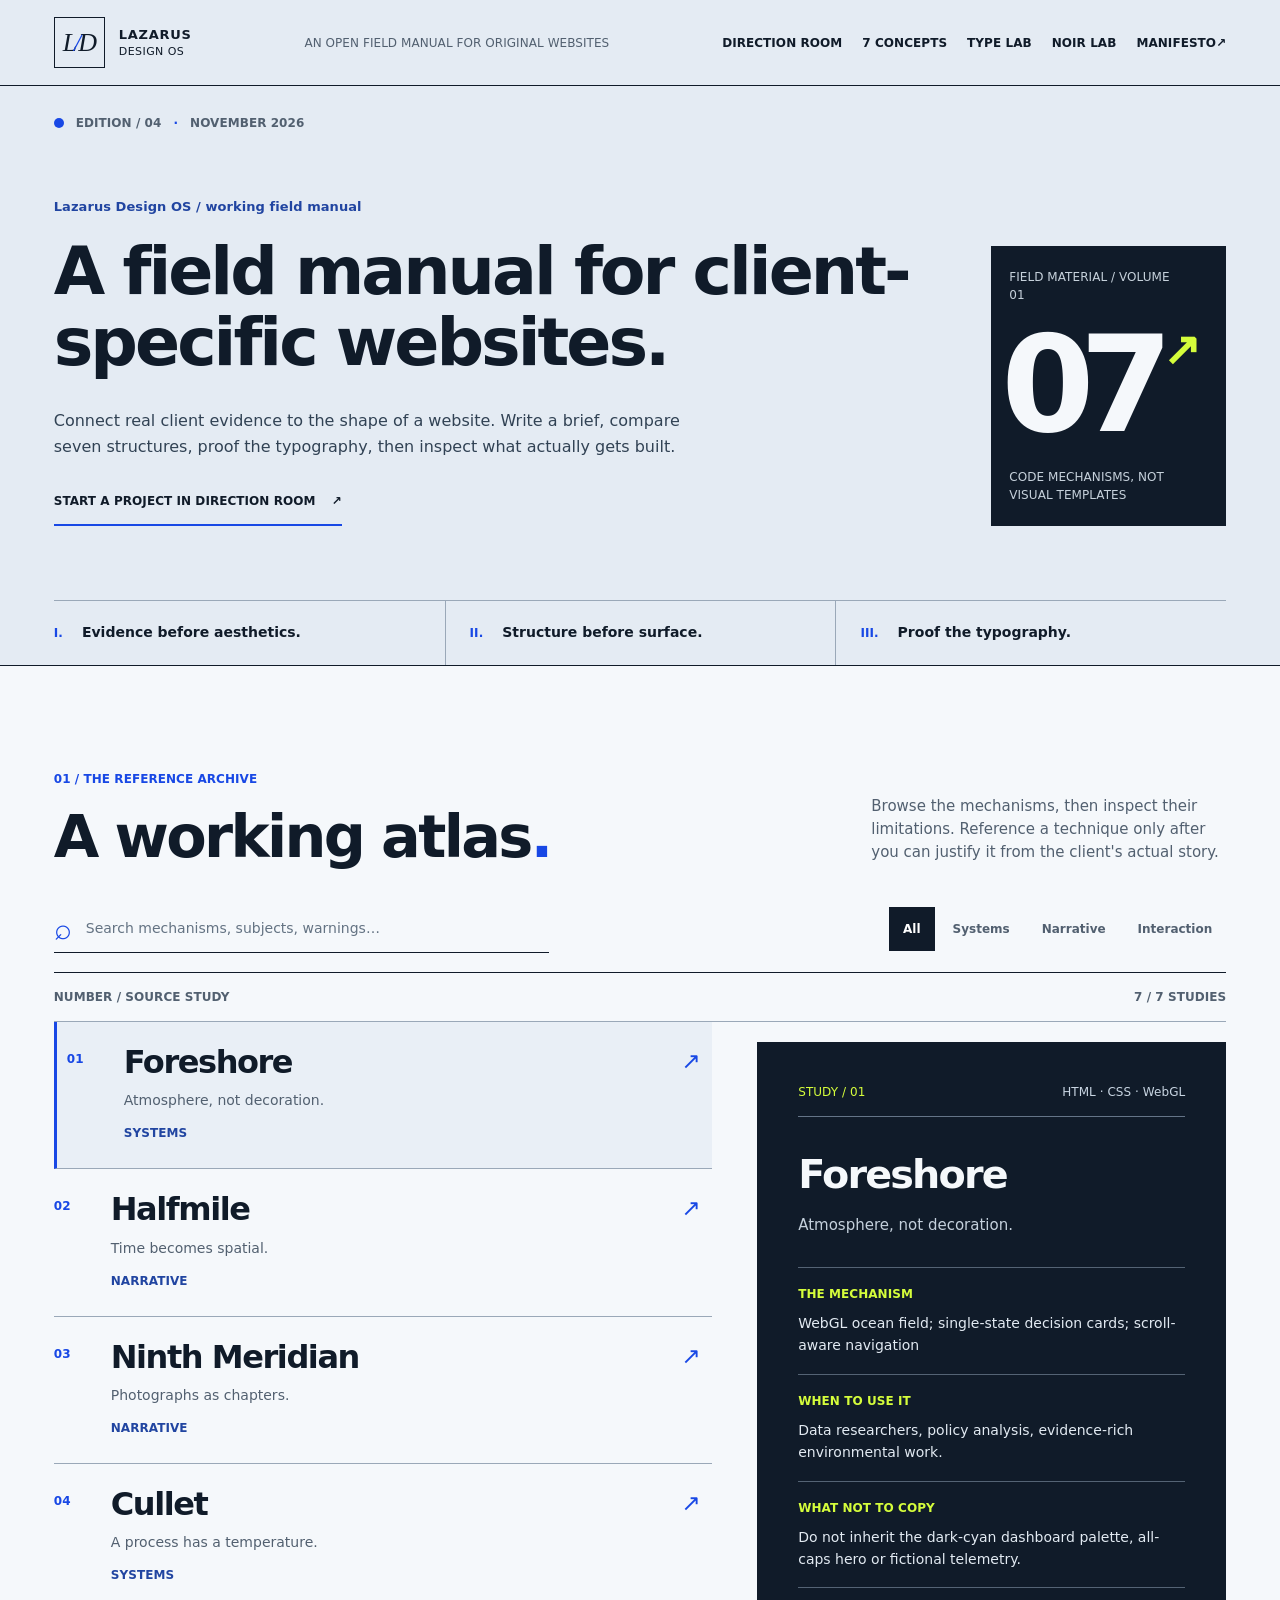
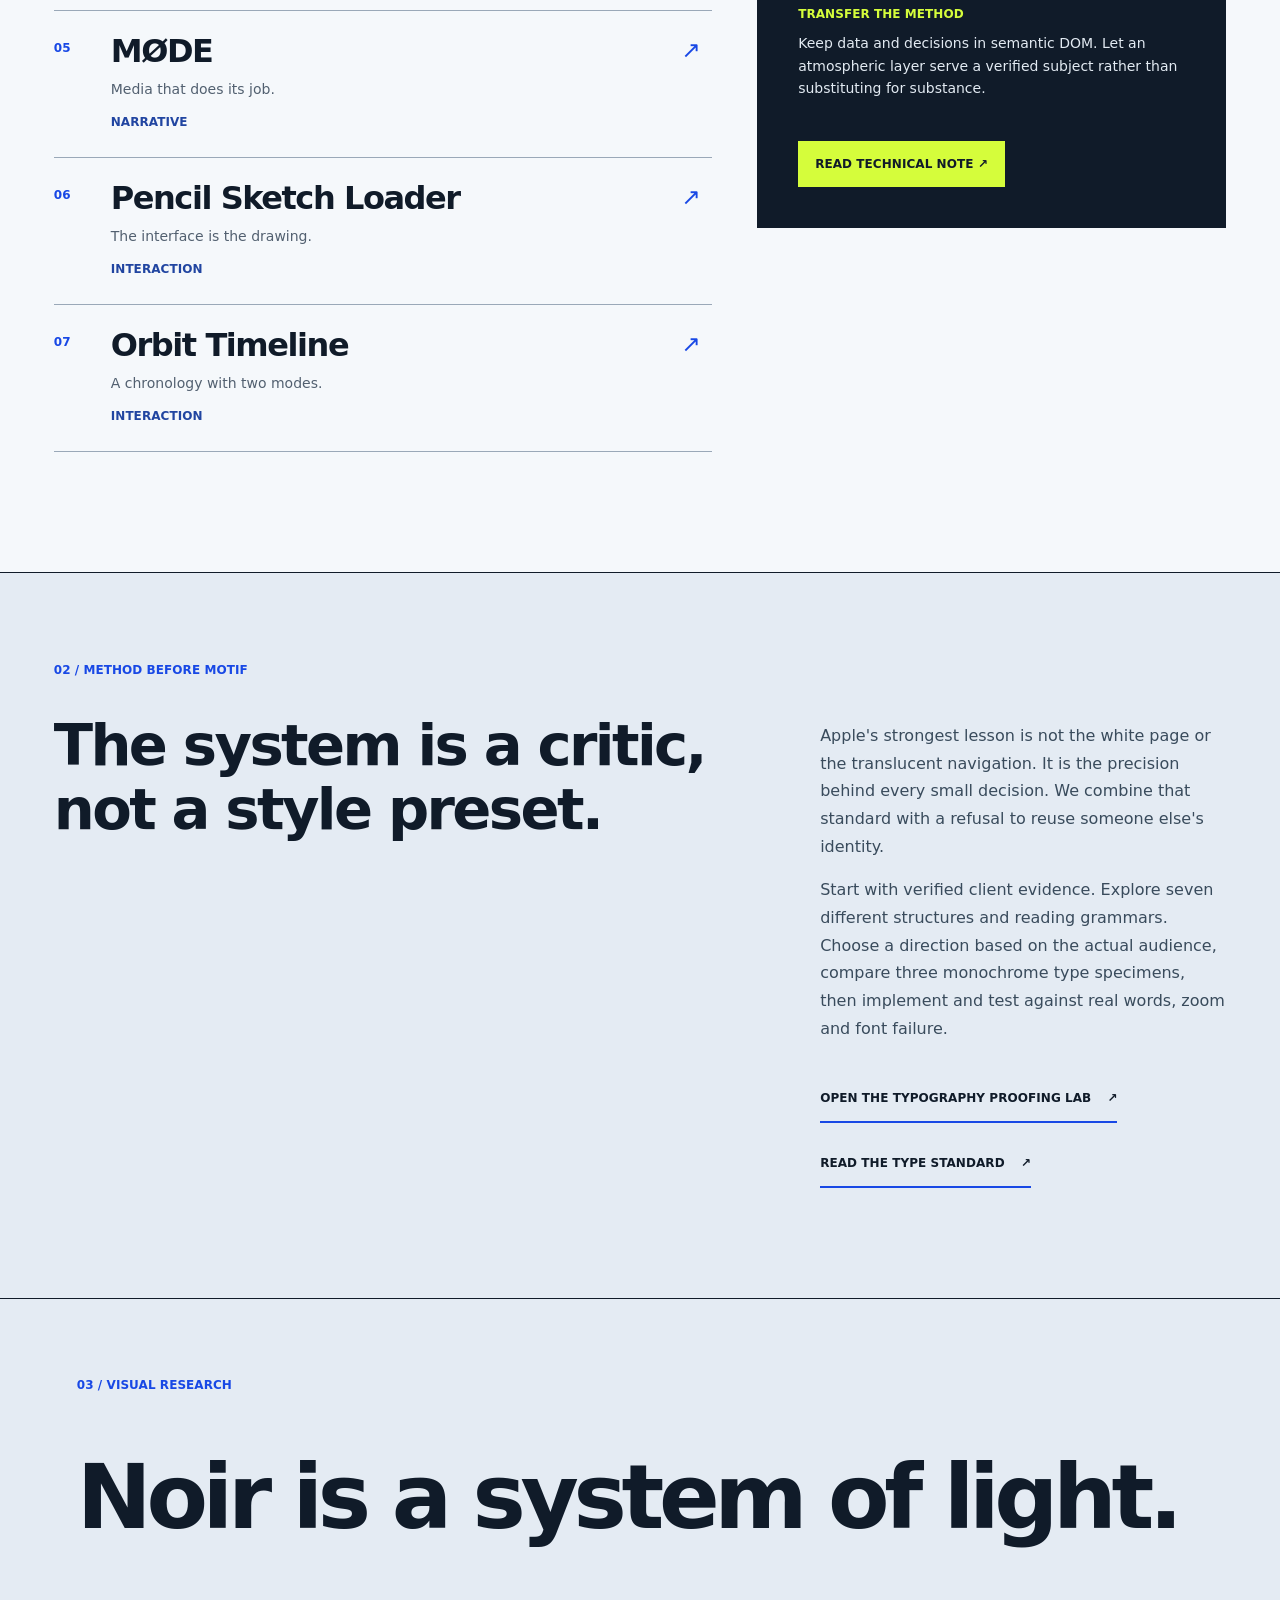
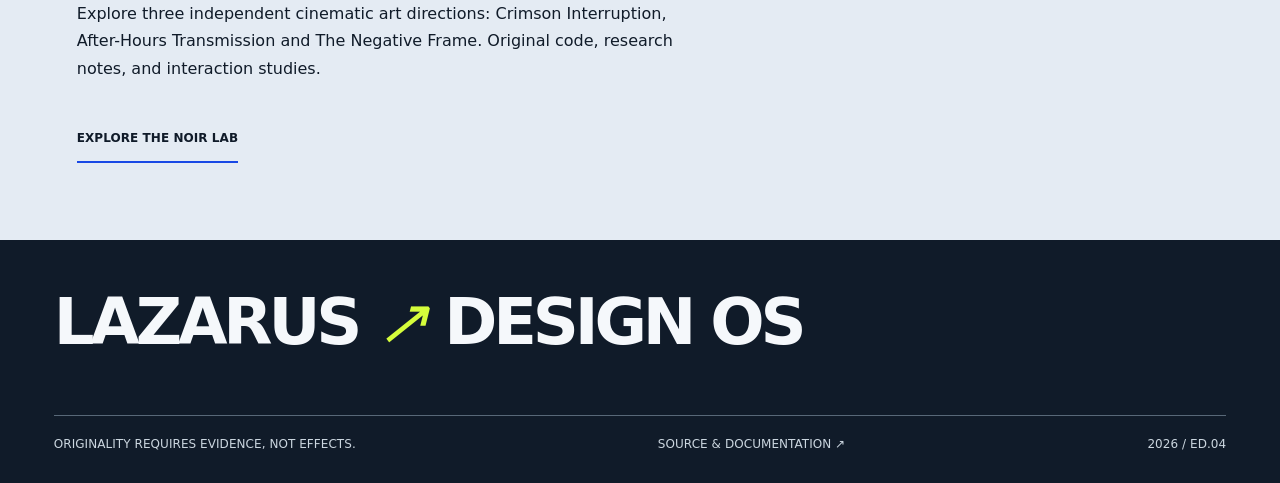
<file: index.html>
<!doctype html>
<html lang="en">
<head>
  <meta charset="utf-8">
  <meta name="viewport" content="width=device-width,initial-scale=1">
  <meta name="theme-color" content="#e4ebf3">
  <meta name="description" content="Lazarus Design OS. A source-grounded catalogue of seven engineering mechanisms, design research, and anti-AI-generic standards.">
  <title>Lazarus Design OS — The Atlas of Decisions</title>
  <link rel="stylesheet" href="styles.css">
  <script defer src="data/atlas-data.js"></script>
  <script defer src="app.js"></script>
</head>
<body>
  <a class="skip" href="#library">Skip to the seven studies</a>
  <header class="mast-nav" id="top">
    <a class="brand" href="#top" aria-label="Lazarus Design OS home">
      <span class="monogram" aria-hidden="true">L<span class="slash">/</span>D</span>
      <span class="brand-text">LAZARUS<br><span>DESIGN OS</span></span>
    </a>
    <div class="nav-middle">AN OPEN FIELD MANUAL FOR ORIGINAL WEBSITES</div>
    <nav aria-label="Main">
      <a href="./direction-room/">DIRECTION ROOM</a>
      <a href="./concepts/">7 CONCEPTS</a>
      <a href="./type-lab/">TYPE LAB</a>
      <a href="./noir/">NOIR LAB</a>
      <a href="https://github.com/AzrielChoerulHakim/lazarus-design-os/blob/main/DESIGN.md">MANIFESTO <span aria-hidden="true">↗</span></a>
    </nav>
  </header>
  <main>
    <section class="statement" aria-labelledby="page-title">
      <div class="statement-marker"><span class="signal" aria-hidden="true"></span> EDITION / 04 <span>·</span> NOVEMBER 2026</div>
      <div class="statement-grid">
        <div>
          <p class="chapter-tag">Lazarus Design OS / working field manual</p>
          <h1 id="page-title">A field manual for client-specific websites.</h1>
          <p class="statement-copy">Connect real client evidence to the shape of a website. Write a brief, compare seven structures, proof the typography, then inspect what actually gets built.</p>
          <a class="text-link" href="./direction-room/">START A PROJECT IN DIRECTION ROOM <span aria-hidden="true">↗</span></a>
        </div>
        <aside class="index-plate" aria-label="Study count">
          <div class="plate-top">FIELD MATERIAL / VOLUME 01</div>
          <div class="index-value">07<span>↗</span></div>
          <div class="plate-bottom">CODE MECHANISMS, NOT VISUAL TEMPLATES</div>
        </aside>
      </div>
      <div class="axioms" aria-label="Three principles">
        <div><span class="ax-index">I.</span><span>Evidence before aesthetics.</span></div>
        <div><span class="ax-index">II.</span><span>Structure before surface.</span></div>
        <div><span class="ax-index">III.</span><span>Proof the typography.</span></div>
      </div>
    </section>

    <section class="library" id="library" aria-labelledby="library-title">
      <div class="section-title">
        <div><span class="section-kicker">01 / THE REFERENCE ARCHIVE</span><h2 id="library-title">A working atlas<span class="period">.</span></h2></div>
        <p>Browse the mechanisms, then inspect their limitations. Reference a technique only after you can justify it from the client's actual story.</p>
      </div>
      <div class="controls">
        <label class="search-wrap" for="atlas-search"><span class="search-symbol" aria-hidden="true">⌕</span><span class="visually-hidden">Search source studies</span><input id="atlas-search" type="search" placeholder="Search mechanisms, subjects, warnings…" autocomplete="off"></label>
        <div class="filters" role="group" aria-label="Filter studies">
          <button type="button" data-filter="All" aria-pressed="true">All</button>
          <button type="button" data-filter="Systems" aria-pressed="false">Systems</button>
          <button type="button" data-filter="Narrative" aria-pressed="false">Narrative</button>
          <button type="button" data-filter="Interaction" aria-pressed="false">Interaction</button>
        </div>
      </div>
      <div class="archive-head"><span>NUMBER / SOURCE STUDY</span><span id="result-count" aria-live="polite">7 studies</span></div>
      <div class="archive-grid">
        <div id="study-list" class="study-list" aria-label="Seven source studies"></div>
        <aside class="detail-shell" id="detail-shell" aria-labelledby="detail-title"><div id="study-detail" class="detail"></div></aside>
      </div>
    </section>

    <section class="method" aria-labelledby="method-title">
      <div class="section-kicker">02 / METHOD BEFORE MOTIF</div>
      <div class="method-body">
        <h2 id="method-title">The system is a critic,<br><em>not a style preset.</em></h2>
        <div class="method-copy">
          <p>Apple's strongest lesson is not the white page or the translucent navigation. It is the precision behind every small decision. We combine that standard with a refusal to reuse someone else's identity.</p>
          <p>Start with verified client evidence. Explore seven different structures and reading grammars. Choose a direction based on the actual audience, compare three monochrome type specimens, then implement and test against real words, zoom and font failure.</p>
          <a class="text-link" href="./type-lab/">OPEN THE TYPOGRAPHY PROOFING LAB <span aria-hidden="true">↗</span></a>
          <a class="text-link" href="https://github.com/AzrielChoerulHakim/lazarus-design-os/blob/main/docs/TYPOGRAPHY_SYSTEM.md">READ THE TYPE STANDARD <span aria-hidden="true">↗</span></a>
        </div>
      </div>
    </section>
  </main>
  <section aria-labelledby="noir-lab-title" style="padding:clamp(36px,6vw,90px);border-top:1px solid currentColor"><p class="section-kicker">03 / VISUAL RESEARCH</p><h2 id="noir-lab-title" style="font-size:clamp(42px,7vw,95px);letter-spacing:-.06em;margin:.4em 0">Noir is a system of light.</h2><p style="max-width:620px;line-height:1.7">Explore three independent cinematic art directions: Crimson Interruption, After-Hours Transmission and The Negative Frame. Original code, research notes, and interaction studies.</p><a class="text-link" href="./noir/">EXPLORE THE NOIR LAB</a></section>
  <footer class="footer">
    <div class="footer-brand">LAZARUS <i>↗</i> DESIGN OS</div>
    <div class="footer-meta"><span>ORIGINALITY REQUIRES EVIDENCE, NOT EFFECTS.</span><a href="https://github.com/AzrielChoerulHakim/lazarus-design-os">SOURCE & DOCUMENTATION ↗</a><span>2026 / ED.04</span></div>
  </footer>
</body>
</html>
</file>
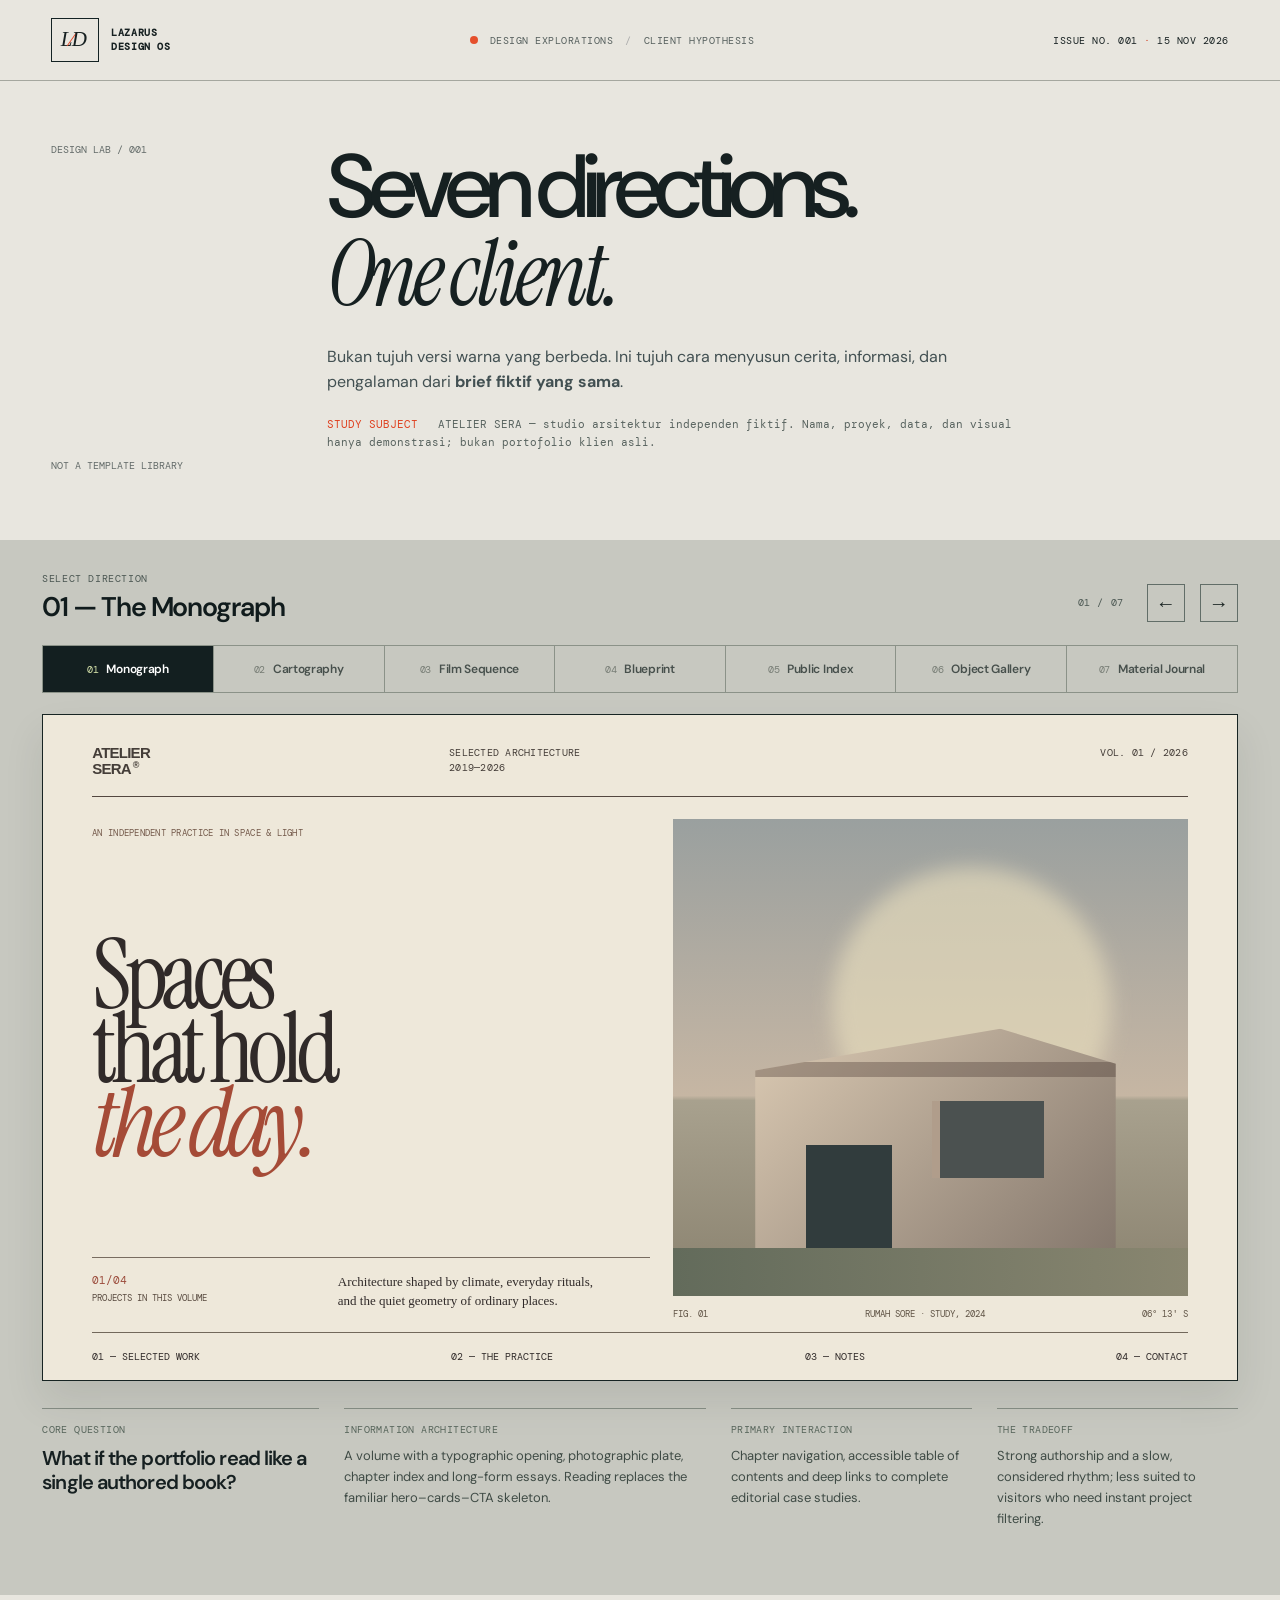
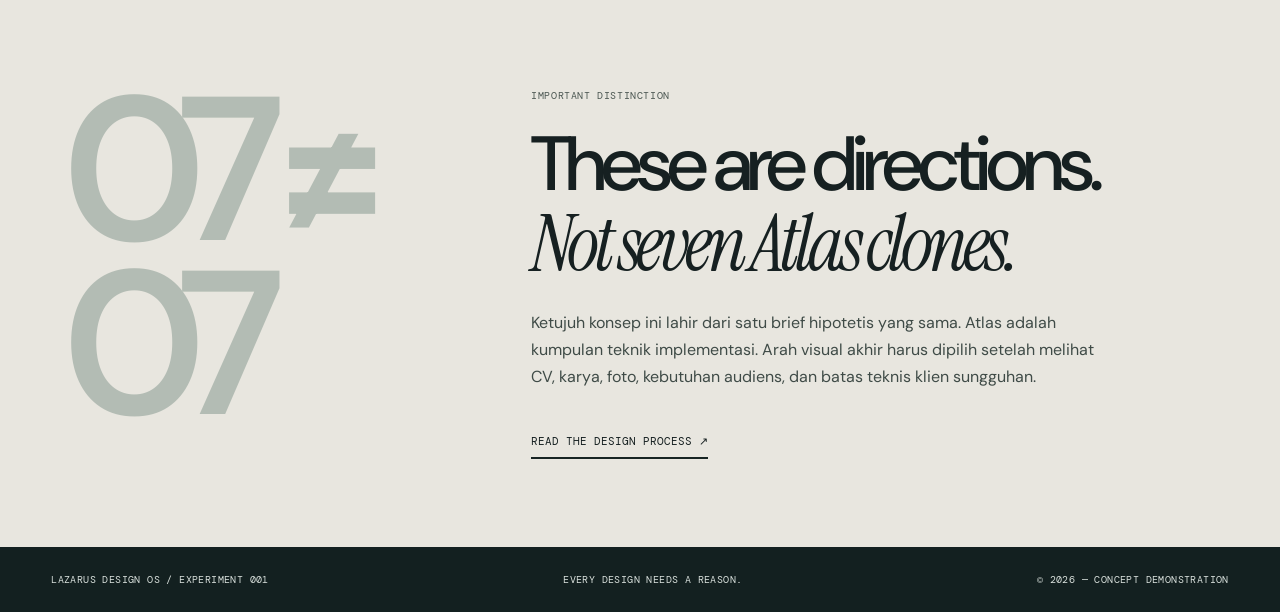
<file: concepts/index.html>
<!doctype html>
<html lang="id">
<head>
<meta charset="utf-8"><meta name="viewport" content="width=device-width,initial-scale=1">
<meta name="theme-color" content="#e8e6df">
<meta name="description" content="Seven distinct architecture portfolio concepts — Lazarus Design OS exploration.">
<title>Seven Directions — Lazarus Design OS</title>
<link rel="stylesheet" href="./styles.css">
<script defer src="./app.js"></script>
</head>
<body>
<a href="#stage" class="skip">Lewati navigasi</a>
<header class="lab-header">
  <a class="lab-logo" href="https://github.com/AzrielChoerulHakim/lazarus-design-os" title="Lazarus Design OS repository"><span class="mark">L<span>∕</span>D</span><span>LAZARUS<br>DESIGN OS</span></a>
  <div class="lab-identity"><span class="live-dot"></span> DESIGN EXPLORATIONS <span class="sep">/</span> CLIENT HYPOTHESIS</div>
  <div class="lab-meta">ISSUE NO. 001 <span>·</span> 15 NOV 2026</div>
</header>
<section class="intro">
 <div class="intro-side"><span>DESIGN LAB / 001</span><span>NOT A TEMPLATE LIBRARY</span></div>
 <div class="intro-content"><h1>Seven directions.<br><em>One client.</em></h1>
 <p>Bukan tujuh versi warna yang berbeda. Ini tujuh cara menyusun cerita, informasi, dan pengalaman dari <strong>brief fiktif yang sama</strong>.</p>
 <p class="intro-note"><span>STUDY SUBJECT</span> ATELIER SERA — studio arsitektur independen fiktif. Nama, proyek, data, dan visual hanya demonstrasi; bukan portofolio klien asli.</p></div>
</section>
<div class="explorer" id="explorer">
 <div class="explorer-head">
  <div class="explorer-title"><span class="tinycaps">SELECT DIRECTION</span><strong id="selected-title">01 — The Monograph</strong></div>
  <div class="explorer-utility">
   <span id="selected-counter">01 / 07</span>
   <button class="nav-arrow" id="prev" aria-label="Konsep sebelumnya">←</button>
   <button class="nav-arrow" id="next" aria-label="Konsep berikutnya">→</button>
  </div>
 </div>
 <div class="choice-strip" id="choices" role="group" aria-label="Pilih salah satu dari tujuh konsep">
  <button data-id="1" aria-pressed="true"><span>01</span> Monograph</button>
  <button data-id="2" aria-pressed="false"><span>02</span> Cartography</button>
  <button data-id="3" aria-pressed="false"><span>03</span> Film Sequence</button>
  <button data-id="4" aria-pressed="false"><span>04</span> Blueprint</button>
  <button data-id="5" aria-pressed="false"><span>05</span> Public Index</button>
  <button data-id="6" aria-pressed="false"><span>06</span> Object Gallery</button>
  <button data-id="7" aria-pressed="false"><span>07</span> Material Journal</button>
 </div>
 <div class="stage-wrap"><div id="stage" class="stage" aria-live="polite" aria-atomic="true"></div></div>
 <div class="rationale">
  <div class="rationale-block"><span>CORE QUESTION</span><h2 id="concept-question"></h2></div>
  <div class="rationale-block"><span>INFORMATION ARCHITECTURE</span><p id="concept-structure"></p></div>
  <div class="rationale-block"><span>PRIMARY INTERACTION</span><p id="concept-interaction"></p></div>
  <div class="rationale-block"><span>THE TRADEOFF</span><p id="concept-tradeoff"></p></div>
 </div>
</div>
<section class="footer-explainer">
 <div class="end-index">07 ≠ 07</div>
 <div><span class="tinycaps">IMPORTANT DISTINCTION</span><h2>These are directions.<br><em>Not seven Atlas clones.</em></h2>
 <p>Ketujuh konsep ini lahir dari satu brief hipotetis yang sama. Atlas adalah kumpulan teknik implementasi. Arah visual akhir harus dipilih setelah melihat CV, karya, foto, kebutuhan audiens, dan batas teknis klien sungguhan.</p>
 <a href="https://github.com/AzrielChoerulHakim/lazarus-design-os/blob/main/docs/WORKFLOW.md">READ THE DESIGN PROCESS ↗</a></div>
</section>
<footer class="lab-footer"><span>LAZARUS DESIGN OS / EXPERIMENT 001</span><span>EVERY DESIGN NEEDS A REASON.</span><span>© 2026 — CONCEPT DEMONSTRATION</span></footer>

<!-- Each artboard is a different, self-contained page anatomy rather than a palette variation. -->
<template id="view-1">
<section class="concept con-mono" aria-label="The Monograph — editorial book">
 <header class="mono-header"><span class="mono-name">ATELIER<br>SERA<span>®</span></span><span class="mono-head-right">SELECTED ARCHITECTURE<br>2019—2026</span><span class="mono-page">VOL. 01 / 2026</span></header>
 <div class="mono-layout"><div class="mono-left"><div class="mono-tiny">AN INDEPENDENT PRACTICE IN SPACE & LIGHT</div><h2>Spaces<br>that hold<br><i>the day.</i></h2><div class="mono-bottom"><span class="mono-issue">01/04 <span>PROJECTS IN THIS VOLUME</span></span><p>Architecture shaped by climate, everyday rituals, and the quiet geometry of ordinary places.</p></div></div>
 <div class="mono-right"><div class="mono-photo"><div class="mono-sun"></div><div class="mono-building"><span></span><span></span><span></span></div><div class="mono-ground"></div></div><div class="mono-caption"><span>FIG. 01</span><span>RUMAH SORE · STUDY, 2024</span><span>06° 13′ S</span></div></div></div>
 <div class="mono-toc"><span>01 — SELECTED WORK</span><span>02 — THE PRACTICE</span><span>03 — NOTES</span><span>04 — CONTACT</span></div>
</section>
</template>

<template id="view-2">
<section class="concept con-map" aria-label="Cartographic portfolio — spatial project explorer">
 <header class="map-head"><div class="map-brand">SERA <small>/ SITE ATLAS</small></div><div class="map-coordinates">LAT 6.2048° S&nbsp;&nbsp; LONG 106.8456° E</div><div class="map-edition">INDEX: 04 SITES</div></header>
 <div class="map-layout"><aside class="map-directory"><div class="map-small">GEOGRAPHICAL INDEX / VOL. 01</div><h2>Where the<br>work <i>lives.</i></h2><p>Explore architecture through place, climate and the people who occupy it.</p><div class="map-list">
  <button class="map-place active" data-map="a"><span>01</span><strong>Rumah Sore</strong><small>URBAN / 2024</small></button>
  <button class="map-place" data-map="b"><span>02</span><strong>Paviliun Utara</strong><small>PUBLIC / 2025</small></button>
  <button class="map-place" data-map="c"><span>03</span><strong>Ruang Pantai</strong><small>COASTAL / 2023</small></button>
  <button class="map-place" data-map="d"><span>04</span><strong>Studio Tanah</strong><small>WORKSHOP / 2026</small></button>
 </div><div class="map-bottom"><b id="map-readout">SELECTED: RUMAH SORE</b><span>↗ VIEW LOCATION DOSSIER</span></div></aside>
 <div class="map-canvas"><div class="map-overlay"><span>ILLUSTRATIVE SPATIAL FIELD</span><span>1:25000</span></div>
 <svg viewBox="0 0 760 610" role="img" aria-label="Abstract topographic field with four selectable project locations"><defs><pattern id="map-grid" width="44" height="44" patternUnits="userSpaceOnUse"><path d="M 44 0 L 0 0 0 44" fill="none" stroke="#a7bbb7" stroke-width=".7"/></pattern></defs><rect width="760" height="610" fill="url(#map-grid)"/>
 <g fill="none" stroke="#90aea4" stroke-width="1.4" opacity=".9"><path d="M-40 110 C200 -20 350 220 800 70"/><path d="M-50 140 C200 10 350 250 800 100"/><path d="M-40 170 C200 40 350 280 800 130"/><path d="M-40 205 C200 75 350 315 800 165"/><path d="M-40 240 C200 110 350 350 800 200"/><path d="M-40 275 C200 145 350 385 800 235"/><path d="M-40 310 C200 180 350 420 800 270"/><path d="M-40 345 C200 215 350 455 800 305"/><path d="M-40 380 C200 250 350 490 800 340"/><path d="M-40 415 C200 285 350 525 800 375"/><path d="M-40 450 C200 320 350 560 800 410"/><path d="M-40 485 C200 355 350 595 800 445"/><path d="M-40 520 C200 390 350 630 800 480"/></g>
 <g fill="none" stroke="#7c9990" stroke-width="10" opacity=".32"><path d="M-30 550 C230 390 360 260 800 40"/><path d="M110 -20 C270 140 330 430 510 650"/></g>
 <g class="pin pin-a active" data-pin="a" transform="translate(318 262)"><circle r="32" fill="#e45024" opacity=".17"/><circle r="15" fill="#e45024"/><circle r="4" fill="#fff"/><text x="24" y="-18">01 · RUMAH SORE</text></g>
 <g class="pin pin-b" data-pin="b" transform="translate(530 143)"><circle r="18" fill="#f6f7ea" stroke="#1d5849" stroke-width="2"/><circle r="5" fill="#1d5849"/><text x="25" y="-15">02 · PAVILIUN</text></g>
 <g class="pin pin-c" data-pin="c" transform="translate(566 435)"><circle r="18" fill="#f6f7ea" stroke="#1d5849" stroke-width="2"/><circle r="5" fill="#1d5849"/><text x="25" y="-15">03 · PANTAI</text></g>
 <g class="pin pin-d" data-pin="d" transform="translate(185 420)"><circle r="18" fill="#f6f7ea" stroke="#1d5849" stroke-width="2"/><circle r="5" fill="#1d5849"/><text x="25" y="-15">04 · STUDIO</text></g></svg>
 <div class="map-scale"><span>0</span><div></div><span>1 KM</span></div></div></div>
</section>
</template>

<template id="view-3">
<section class="concept con-film" aria-label="Film Sequence — cinematic project-driven portfolio">
 <div class="film-scene"><div class="film-noise"></div><div class="film-horizon"></div><div class="film-structure"><div class="film-structure-roof"></div><div class="film-structure-front"></div><div class="film-structure-side"></div><div class="film-opening"></div></div></div>
 <header class="film-nav"><span>SERA / CINEMATIC STUDIES</span><span>CHAPTER <b id="film-part">01</b> OF 03</span><span>● SOUND OFF</span></header>
 <div class="film-content"><span class="film-eyebrow">PROJECT NO. 001 / A STUDY OF TWILIGHT</span><h2 id="film-title">The hour<br><em>between.</em></h2><p id="film-description">A house that belongs as much to its shadows as to its walls.</p></div>
 <div class="film-controls"><button data-film="0" class="active">01 <span>TWILIGHT</span></button><button data-film="1">02 <span>THRESHOLD</span></button><button data-film="2">03 <span>AFTERLIGHT</span></button><span class="film-status">SELECT A CHAPTER →</span></div>
</section>
</template>

<template id="view-4">
<section class="concept con-blue" aria-label="Blueprint — project documentation workspace">
 <div class="blue-top"><span class="blue-brand">SERA/ARCHIVE<span>_</span></span><span>DESIGN DOCUMENTATION INTERFACE / 2026</span><span class="blue-login">FIELD OFFICE ● ONLINE</span></div>
 <div class="blue-work"><aside class="blue-files"><div class="blue-files-header">PROJECT DIRECTORY <span>▦</span></div><div class="blue-tree"><span>▾ PROJECTS [04]</span><button class="active" data-blue="0">↳ RS_024 / RUMAH SORE</button><button data-blue="1">↳ PU_025 / PAVILIUN UTARA</button><button data-blue="2">↳ RP_023 / RUANG PANTAI</button><button data-blue="3">↳ ST_026 / STUDIO TANAH</button><span>▸ NOTES [12]</span><span>▸ MATERIALS [08]</span><span>▸ PEOPLE [02]</span></div><div class="blue-file-bottom">ALL FILES / HYPOTHETICAL DATASET<br>LATENCY: 00ms · LOCAL PREVIEW</div></aside>
 <div class="blue-drawing"><div class="blue-drawing-head"><span id="blue-file-label">RS_024 / SECTION A—A</span><span>PLATE 01 / 04</span></div>
 <svg viewBox="0 0 700 510" role="img" aria-label="Illustrative architectural elevation and measurements"><defs><pattern id="blue-grid" width="30" height="30" patternUnits="userSpaceOnUse"><path d="M30 0H0V30" fill="none" stroke="#74a2ba" stroke-width=".4"/></pattern></defs><rect width="700" height="510" fill="url(#blue-grid)"/>
 <g stroke="#bbd9e8" stroke-width="2" fill="none"><path d="M100 363H610M128 360V178L385 111 573 181V360"/><path d="M135 184L386 119 569 185M155 190V355M550 195V355M155 210H550M155 334H550"/><rect x="183" y="232" width="110" height="125"/><rect x="306" y="232" width="104" height="125"/><rect x="424" y="232" width="103" height="125"/><path d="M225 232V357M349 232V357M471 232V357M180 281H526M120 170V390M580 170V390M85 175H123M85 357H123"/></g>
 <g stroke="#f5bc48" stroke-width="1" fill="none"><path d="M85 176V360M78 176h14M78 360h14M124 405H578M124 397v16M578 397v16M180 442h349M180 435v13M529 435v13"/></g>
 <g fill="#f5bc48" font-size="15" font-family="monospace"><text x="40" y="266" transform="rotate(-90 40 266)">+ 4.20 m</text><text x="318" y="428">12,400</text><text x="317" y="465">ELEVATION · 1:100</text></g>
 <g stroke="#bbd9e8" stroke-width="1" opacity=".45"><path d="M128 170H30M128 360H30M578 360H670M578 170H670"/></g></svg>
 <div class="blue-drawing-bottom"><span>ISSUED FOR DESIGN DEVELOPMENT</span><span>DRAWN BY SERA · SCALE NOT TO PRINT</span></div></div>
 <aside class="blue-panel"><div class="blue-panel-title">DOCUMENT METADATA</div><dl><dt>PROJECT</dt><dd id="blue-project">RUMAH SORE</dd><dt>DRAWING NO.</dt><dd id="blue-number">RS-024/A</dd><dt>STATUS</dt><dd>CONCEPTUAL / DEMO</dd><dt>REVISION</dt><dd>00.4</dd><dt>MATERIAL</dt><dd id="blue-material">CAST CONCRETE, TIMBER</dd></dl><div class="blue-stamp">NOT FOR CONSTRUCTION<br><span>DESIGN DEMO ONLY</span></div></aside></div>
</section>
</template>

<template id="view-5">
<section class="concept con-public" aria-label="Public Index — typographic civic works directory">
 <header class="public-nav"><span class="public-name">SERA<span>◼</span></span><span class="public-nav-right">PUBLIC SPACE / PRIVATE PRACTICE<br>INDEX OF THE BUILT ENVIRONMENT</span><span>MENU [ + ]</span></header>
 <div class="public-kicker">NOT A GALLERY OF BEAUTIFUL BUILDINGS. AN INDEX OF SPACES IN USE.</div>
 <div class="public-headline"><h2>MAKE<br>ROOM<span>!</span></h2><p>Buildings become meaningful when people take them over. Architecture is what happens next.</p></div>
 <div class="public-list-header"><span>SELECTED BUILT WORK</span><span>TYPE</span><span>YEAR</span><span>NO.</span></div>
 <div class="public-rows"><button class="public-row active" data-public="0"><b>RUMAH SORE</b><span>RESIDENTIAL</span><span>2024</span><strong>01 ↗</strong></button><button class="public-row" data-public="1"><b>PAVILIUN UTARA</b><span>PUBLIC</span><span>2025</span><strong>02 ↗</strong></button><button class="public-row" data-public="2"><b>RUANG PANTAI</b><span>COASTAL</span><span>2023</span><strong>03 ↗</strong></button><button class="public-row" data-public="3"><b>STUDIO TANAH</b><span>WORKPLACE</span><span>2026</span><strong>04 ↗</strong></button></div>
 <div class="public-bottom"><div><span>SELECTED / 01</span><b id="public-readout">RUMAH SORE — RESIDENTIAL</b></div><span>BASED ON AN IMAGINARY BRIEF</span><div class="public-arrow">↗</div></div>
</section>
</template>

<template id="view-6">
<section class="concept con-object" aria-label="Object Gallery — architectural model gallery">
 <header class="object-header"><span>SERA<br>OBJECT STUDIES</span><span>INDEX / 003</span><span class="object-circle">✳</span></header>
 <div class="object-main"><aside class="object-vertical"><span>ARCHITECTURE AS AN OBJECT OF ATTENTION</span></aside>
 <div class="object-showcase"><div class="object-halo"></div><svg viewBox="0 0 700 620" class="object-svg" role="img" aria-label="Illustrative isometric architectural model">
 <defs><linearGradient id="o-front" x1="0" y1="0" x2="1" y2="1"><stop stop-color="#e1dacb"/><stop offset="1" stop-color="#b1ac9f"/></linearGradient><linearGradient id="o-side" x1="0" y1="0" x2=".4" y2="1"><stop stop-color="#887f72"/><stop offset="1" stop-color="#b9b0a3"/></linearGradient><filter id="o-shadow"><feGaussianBlur stdDeviation="15"/></filter></defs>
 <ellipse cx="360" cy="505" rx="235" ry="35" fill="#504936" opacity=".19" filter="url(#o-shadow)"/>
 <polygon points="133,347 371,218 589,315 349,448" fill="#b0a998"/><polygon points="150,272 373,165 555,242 330,351" fill="#efe7d6"/><polygon points="150,272 330,351 330,478 150,396" fill="url(#o-front)"/><polygon points="330,351 555,242 555,368 330,478" fill="url(#o-side)"/>
 <polygon points="202,305 303,351 303,454 202,408" fill="#746958"/><polygon points="221,324 285,353 285,423 221,394" fill="#242d2b"/><polygon points="357,366 513,291 513,365 357,439" fill="#8d8980"/><polygon points="375,376 492,321 492,353 375,409" fill="#293431"/>
 <polygon points="172,264 375,166 390,171 183,274" fill="#fffaf0" opacity=".8"/><path d="M150 272L330 351M330 351L555 242" stroke="#fff9ec" stroke-width="2" fill="none"/>
 <path d="M179 403L348 479L585 363" stroke="#6d735e" stroke-width="2" fill="none" opacity=".6"/>
 <g fill="none" stroke="#89907b" opacity=".65"><path d="M102 510L260 433"/><path d="M475 498L615 432"/></g></svg>
 <div class="object-guide"><span>OBJECT 001</span><span>VIEW / ISOMETRIC</span></div></div>
 <aside class="object-caption"><span class="object-caption-label">ON VIEW / 01</span><h2 id="object-title">House of<br><i>afternoon.</i></h2><p id="object-desc">A model study on the relationship between shadow, threshold and domestic time.</p>
 <div class="object-index"><button data-object="0" class="active">01</button><button data-object="1">02</button><button data-object="2">03</button></div>
 <div class="object-material"><span>MATERIAL STUDY</span><span>CONCRETE / TIMBER / LIGHT</span></div>
 </aside></div>
</section>
</template>

<template id="view-7">
<section class="concept con-journal" aria-label="Material Journal — process-first portfolio">
 <header class="journal-head"><span>THE SERA JOURNAL <i>✱</i></span><span>OBSERVATIONS IN MATTER & SPACE</span><span>ENTRY NO. 008</span></header>
 <div class="journal-title"><span class="journal-small">ISSUE 08 / A PRACTICE NOTE</span><h2>Before a wall,<br><em>there is a material.</em></h2><span class="journal-edge">2026<br>FIELD NOTES</span></div>
 <div class="journal-board"><div class="journal-note"><div class="jn-head"><span>01 / MATTER</span><span>↗ MATERIAL SAMPLE</span></div><div class="sample sample-clay"><div class="sample-shape"></div></div><div class="jn-foot"><b>EARTH</b><span>Warmth, mass, repetition.</span></div></div>
 <div class="journal-note mid"><div class="jn-head"><span>02 / EXAMINATION</span><span>→</span></div><div class="journal-sketch"><svg viewBox="0 0 300 235" aria-label="Illustrative pencil-style building sketch"><g fill="none" stroke="#77776b" stroke-width="1.3"><path d="M30 153L150 61L262 117L142 213Z"/><path d="M30 153V193L142 242V213M142 213V240L262 148V117"/><path d="M80 178L80 126L142 86M199 87V163M30 173L142 224L262 136"/></g><path d="M0 195L300 195" stroke="#a7a99c" stroke-width=".8"/></svg></div><div class="jn-foot"><b>FORM</b><span>A sketch becomes a question.</span></div></div>
 <div class="journal-note end"><div class="jn-head"><span>03 / LIGHT</span><span>◌</span></div><div class="sample sample-light"><div class="light-window"></div></div><div class="jn-foot"><b>AFTERNOON</b><span>The sun completes the drawing.</span></div></div></div>
 <footer class="journal-foot"><p>Making is thinking. The portfolio is organized not by finished objects, but by decisions and experiments that made them possible.</p><span>READ THE PROCESS NOTE &nbsp; ↗</span></footer>
</section>
</template>
</body></html>
</file>
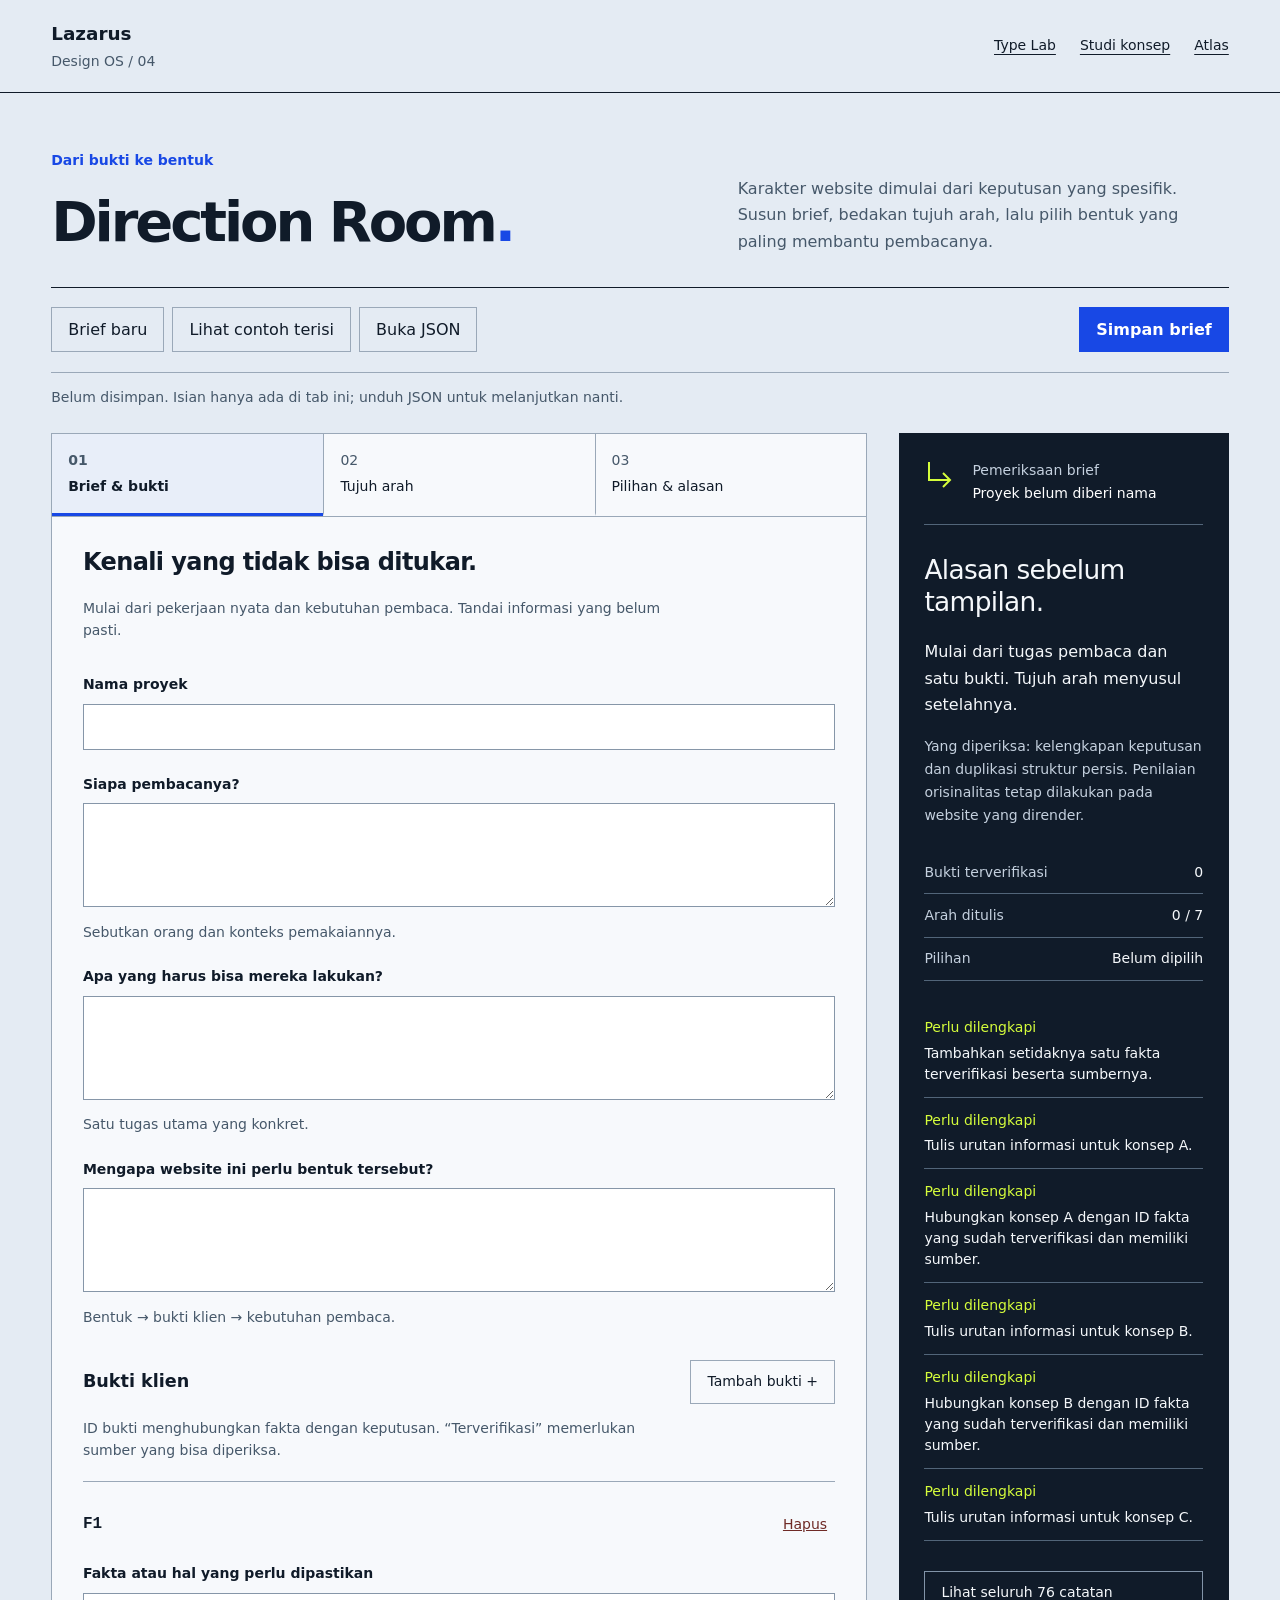
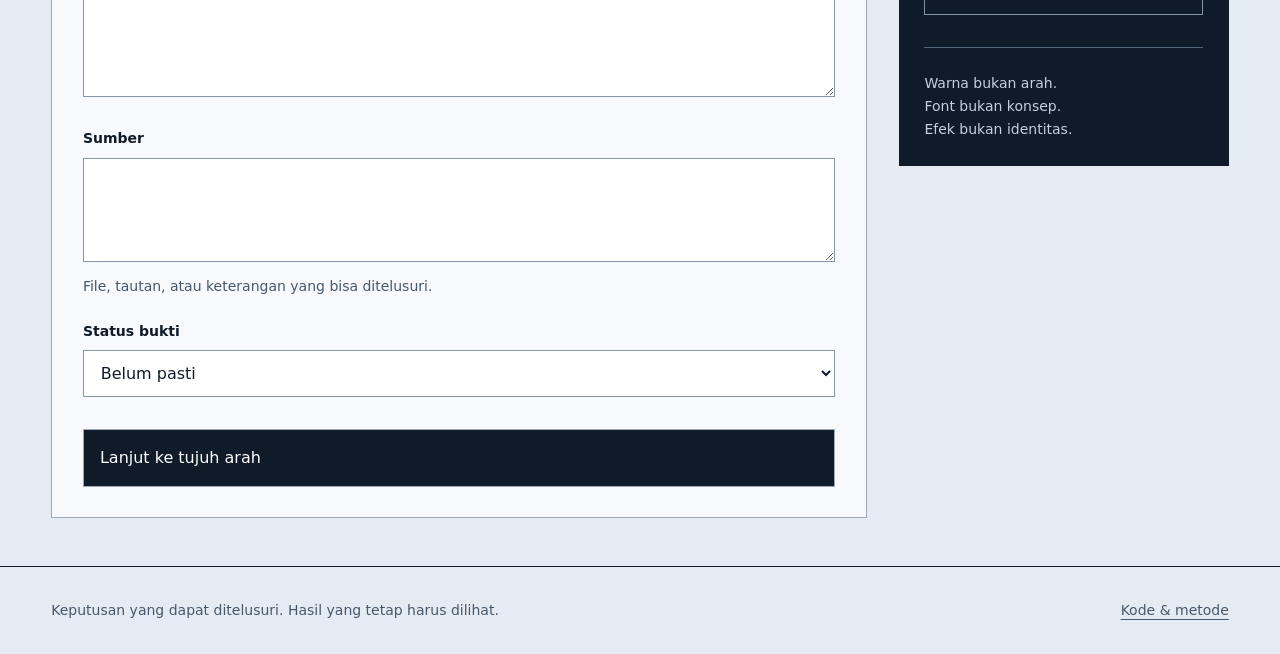
<file: direction-room/index.html>
<!doctype html>
<html lang="id">
<head>
  <meta charset="utf-8"><meta name="viewport" content="width=device-width,initial-scale=1">
  <meta name="theme-color" content="#e4ebf3">
  <meta name="description" content="Ruang kerja Lazarus untuk menghubungkan bukti klien, struktur website, dan keputusan desain.">
  <title>Direction Room · Lazarus Design OS</title>
  <link rel="stylesheet" href="room.css"><script type="module" src="room.mjs"></script>
</head>
<body>
  <a class="skip" href="#workspace">Lewati navigasi</a>
  <header class="masthead"><a class="brand" href="../">Lazarus <span>Design OS / 04</span></a><nav aria-label="Peralatan desain"><a href="../type-lab/">Type Lab</a><a href="../concepts/">Studi konsep</a><a href="../">Atlas</a></nav></header>
  <main>
    <div class="intro"><div><p class="eyebrow">Dari bukti ke bentuk</p><h1>Direction Room<span aria-hidden="true">.</span></h1></div><p class="intro-copy">Karakter website dimulai dari keputusan yang spesifik. Susun brief, bedakan tujuh arah, lalu pilih bentuk yang paling membantu pembacanya.</p></div>
    <div class="toolbar"><div class="file-actions"><button id="new-project" type="button">Brief baru</button><button id="load-example" type="button">Lihat contoh terisi</button><button id="import-project" type="button">Buka JSON</button><input id="import-file" type="file" accept=".json,application/json" hidden></div><button id="export-project" class="primary" type="button">Simpan brief</button></div>
    <p id="notice" role="status" aria-live="polite">Belum disimpan. Isian hanya ada di tab ini; unduh JSON untuk melanjutkan nanti.</p>
    <noscript><p>Editor membutuhkan JavaScript. Template JSON dan pemeriksaan CLI tersedia di repository.</p></noscript>
    <div class="workspace" id="workspace">
      <div class="editor">
        <nav class="steps" aria-label="Tahap penyusunan"><button type="button" data-panel="brief" aria-current="step"><span>01</span> Brief & bukti</button><button type="button" data-panel="concepts"><span>02</span> Tujuh arah</button><button type="button" data-panel="selection"><span>03</span> Pilihan & alasan</button></nav>
        <section id="panel-brief" class="panel" aria-labelledby="brief-heading">
          <div class="section-heading"><h2 id="brief-heading">Kenali yang tidak bisa ditukar.</h2><p>Mulai dari pekerjaan nyata dan kebutuhan pembaca. Tandai informasi yang belum pasti.</p></div>
          <div id="project-fields"></div>
          <div class="subheading"><h3>Bukti klien</h3><button type="button" id="add-fact">Tambah bukti +</button></div><p class="hint">ID bukti menghubungkan fakta dengan keputusan. “Terverifikasi” memerlukan sumber yang bisa diperiksa.</p><div id="facts"></div>
          <button class="next" data-next="concepts" type="button">Lanjut ke tujuh arah</button>
        </section>
        <section id="panel-concepts" class="panel" aria-labelledby="concepts-heading" hidden>
          <div class="section-heading"><h2 id="concepts-heading">Tujuh struktur. Satu brief.</h2><p>Ubah cara orang memahami isinya: urutan informasi, cara membaca, dan tindakan utamanya.</p></div>
          <div class="concept-tabs" role="tablist" aria-label="Arah konsep" id="concept-tabs"></div>
          <div id="concept-editor" role="tabpanel" tabindex="0"></div>
          <details class="comparison"><summary>Bandingkan seluruh struktur</summary><div class="table-scroll" tabindex="0" role="region" aria-label="Perbandingan tujuh arah"><table><thead><tr><th scope="col">Arah</th><th scope="col">Urutan isi</th><th scope="col">Cara membaca</th><th scope="col">Interaksi</th></tr></thead><tbody id="concept-matrix"></tbody></table></div></details>
          <button class="next" data-next="selection" type="button">Pilih dan pertanggungjawabkan</button>
        </section>
        <section id="panel-selection" class="panel" aria-labelledby="selection-heading" hidden>
          <div class="section-heading"><h2 id="selection-heading">Pilih dengan alasan.</h2><p>Catat manfaat, konsekuensi, dan satu keputusan yang membuat proyek ini milik kliennya.</p></div>
          <div id="selection-fields"></div><h3 class="division">Keputusan khas proyek</h3><div id="signature-fields"></div>
          <div class="subheading"><h3>Keputusan dominan</h3><button type="button" id="add-decision">Tambah +</button></div><div id="decisions"></div>
          <h3 class="division">Tone of Voice · Suara klien</h3><p class="hint">Bentuk kalimat mengikuti persona dan pembaca, bukan otomatis mengikuti warna atau ilustrasi. Kata ganti orang pertama masih draf sampai disetujui klien.</p><div id="voice-fields"></div>
          <h3 class="division">Mobile Visual Integrity · Komposisi kecil</h3><p class="hint">Urutan baca dan risiko overlap harus ditetapkan sebelum implementasi. Semua section diperiksa pada 320px dan 390px.</p><div id="mobile-fields"></div>
          <div class="subheading"><h3>Pola yang perlu dihindari</h3><button type="button" id="add-avoid">Tambah +</button></div><p class="hint">Jelaskan alasannya untuk proyek ini. Kartu, serif, atau animasi bukan larangan universal.</p><div id="avoid"></div>
          <div class="subheading"><h3>Perbandingan proyek sebelumnya</h3><button type="button" id="add-prior">Tambah +</button></div><div id="prior-projects"></div><div id="comparison-fields"></div>
          <div class="handoff"><h3>Bawa keputusan ini ke implementasi.</h3><p>Unduh JSON, buat tiga spesimen dengan teks yang sama, lalu lampirkan bukti <code>typography</code>, <code>voice.spec</code>, <code>mobile.spec</code> dan <code>qa</code> di file tersebut. Bukti tetap berada di repo klien.</p><code class="command">node scripts/design-gate.mjs check /path/to/client/design-contract.json --stage design</code><a href="https://github.com/AzrielChoerulHakim/lazarus-design-os/blob/main/docs/DESIGN_CONTRACT.md">Panduan pemeriksaan dan rilis</a></div>
        </section>
      </div>
      <aside class="review" aria-labelledby="review-heading"><div class="review-top"><svg class="review-mark" aria-hidden="true" viewBox="0 0 32 32" width="32" height="32"><path d="M5 3v18h21m-7-7 7 7-7 7" fill="none" stroke="currentColor" stroke-width="2"/></svg><p>Pemeriksaan brief<br><strong id="project-label">Proyek belum diberi nama</strong></p></div><h2 id="review-heading">Alasan sebelum tampilan.</h2><p id="review-summary" aria-live="polite"></p><p class="review-scope">Yang diperiksa: kelengkapan keputusan dan duplikasi struktur persis. Penilaian orisinalitas tetap dilakukan pada website yang dirender.</p><dl class="ledger"><div><dt>Bukti terverifikasi</dt><dd id="fact-count">0</dd></div><div><dt>Arah ditulis</dt><dd id="concept-count">0 / 7</dd></div><div><dt>Pilihan</dt><dd id="chosen-label">Belum dipilih</dd></div></dl><ul id="issues"></ul><button type="button" id="all-issues">Tampilkan semua catatan</button><p class="review-footer">Warna bukan arah.<br>Font bukan konsep.<br>Efek bukan identitas.</p></aside>
    </div>
  </main>
  <footer><p>Keputusan yang dapat ditelusuri. Hasil yang tetap harus dilihat.</p><a href="https://github.com/AzrielChoerulHakim/lazarus-design-os">Kode & metode</a></footer>
</body></html>
</file>
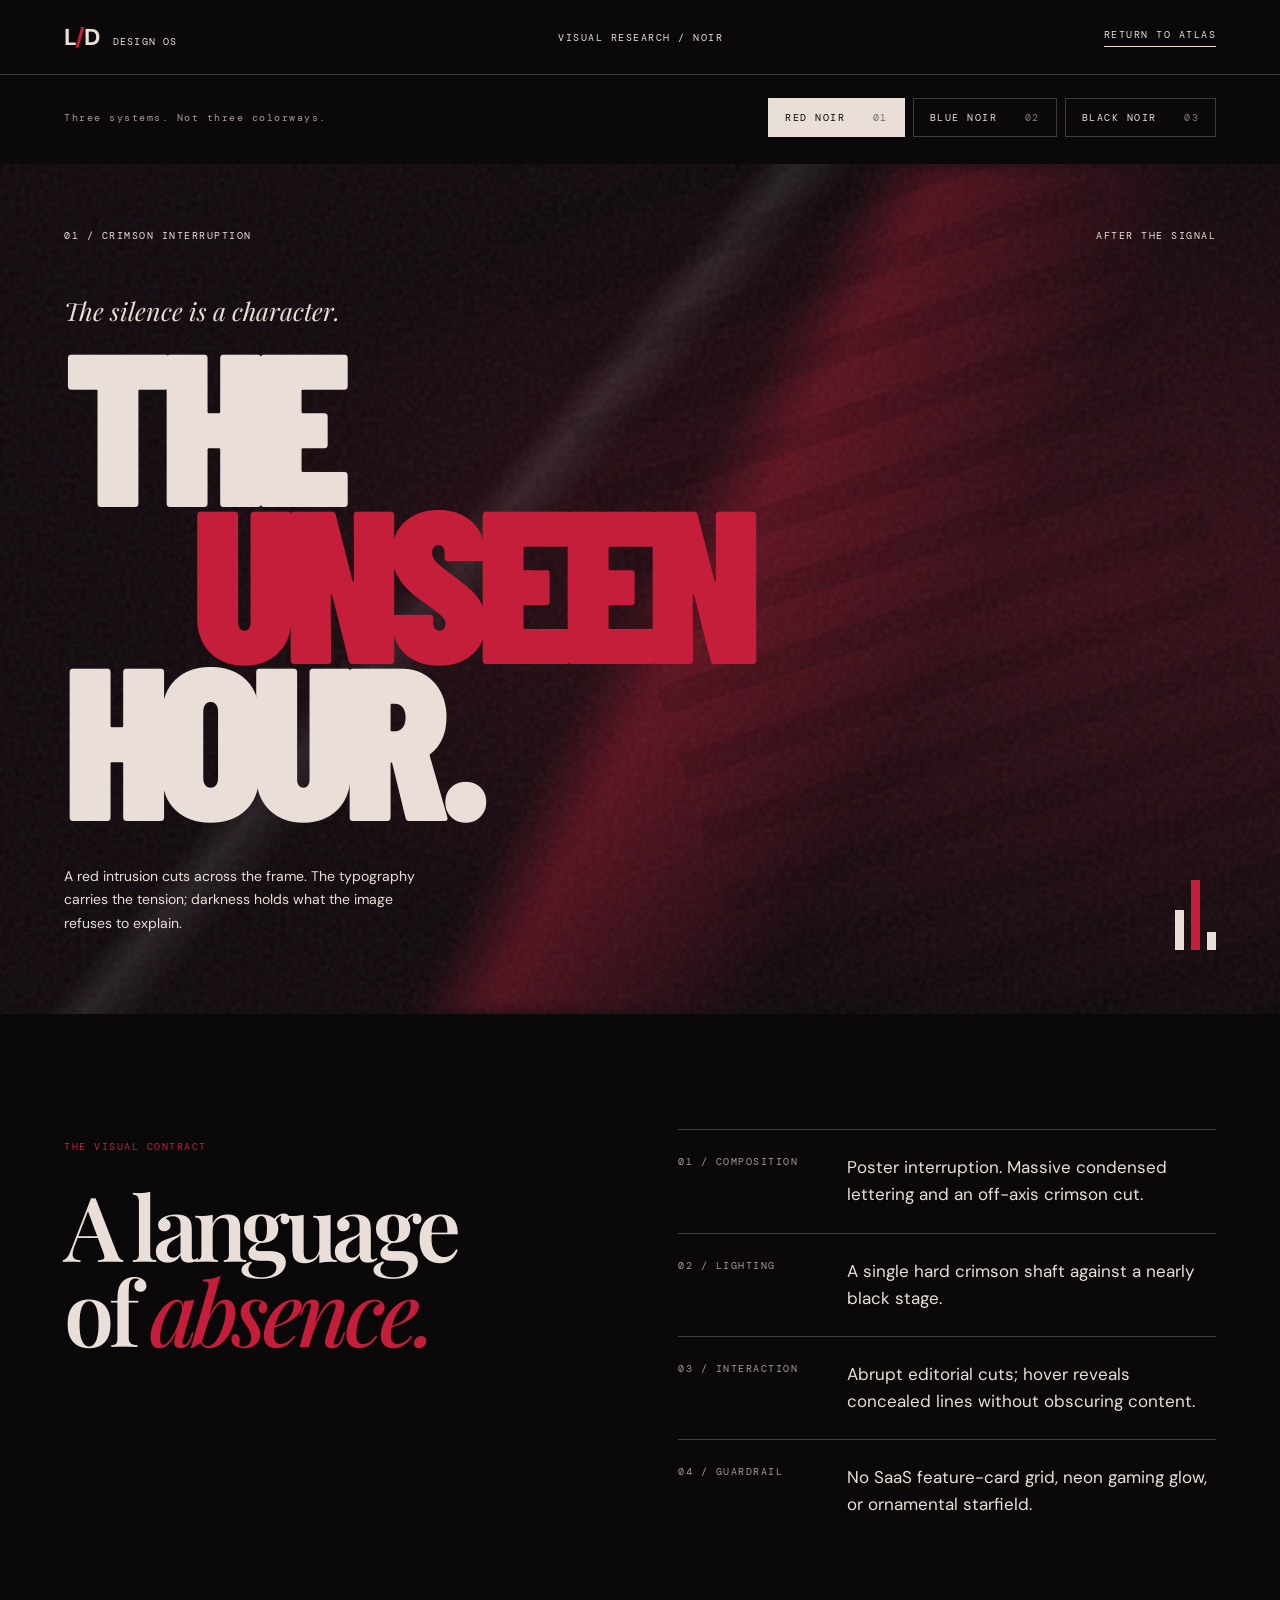
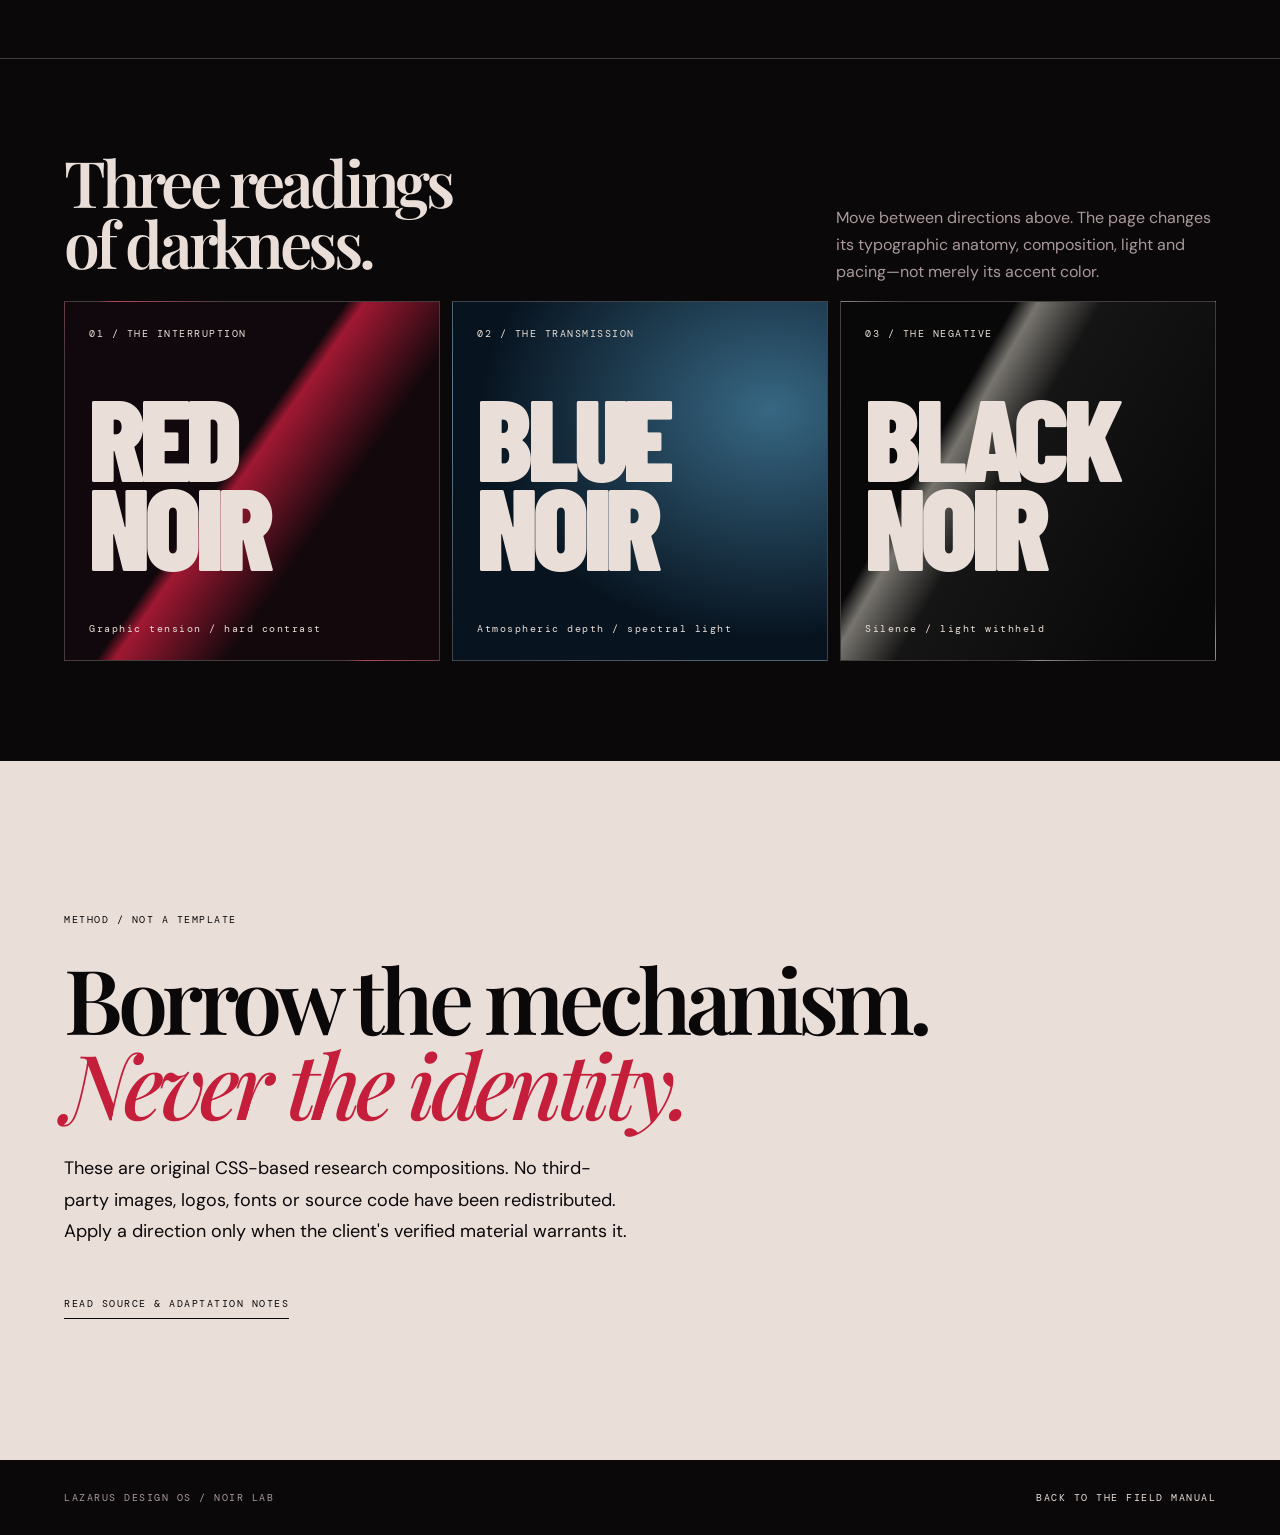
<file: noir/index.html>
<!doctype html>
<html lang="en"><head><meta charset="utf-8"><meta name="viewport" content="width=device-width,initial-scale=1"><meta name="theme-color" content="#0b080a"><meta name="description" content="Three distinct noir art directions: cinematic red, blue transmission, and black negative frame. Original Lazarus Design OS visual research."><title>NOIR / Lazarus Design OS</title><link rel="stylesheet" href="styles.css"><script defer src="app.js"></script></head>
<body data-direction="red"><a class="skip" href="#experience">Skip to the exploration</a>
<header class="topbar"><a class="wordmark" href="../">L<span class="slash">/</span>D <small>DESIGN OS</small></a><span class="edition">VISUAL RESEARCH / NOIR</span><a class="exit" href="../">RETURN TO ATLAS</a></header>
<main id="experience"><section class="selector" aria-label="Choose art direction"><p>Three systems. Not three colorways.</p><div class="switches" role="group" aria-label="Noir direction"><button data-select="red" aria-pressed="true">RED NOIR <span>01</span></button><button data-select="blue" aria-pressed="false">BLUE NOIR <span>02</span></button><button data-select="black" aria-pressed="false">BLACK NOIR <span>03</span></button></div></section>
<section class="scene" aria-labelledby="hero-title"><div class="grain" aria-hidden="true"></div><div class="light" aria-hidden="true"></div><div class="blind" aria-hidden="true"></div><div class="scene-inner"><div class="scene-index"><span id="scene-label">01 / CRIMSON INTERRUPTION</span><span id="scene-time">AFTER THE SIGNAL</span></div><div class="headline"><p id="eyebrow">The silence is a character.</p><h1 id="hero-title">THE<br><em>UNSEEN</em><br>HOUR.</h1></div><div class="scene-bottom"><p id="hero-copy">A red intrusion cuts across the frame. The typography carries the tension; darkness holds what the image refuses to explain.</p><div class="scene-mark" aria-hidden="true"><span></span><span></span><span></span></div></div></div></section>
<section class="dossier" aria-labelledby="dossier-title"><div class="dossier-intro"><p class="eyebrow">THE VISUAL CONTRACT</p><h2 id="dossier-title">A language<br>of <i>absence.</i></h2></div><div class="dossier-detail"><div class="data-row"><span>01 / COMPOSITION</span><p id="composition">Poster interruption. Massive condensed lettering and an off-axis crimson cut.</p></div><div class="data-row"><span>02 / LIGHTING</span><p id="lighting">A single hard crimson shaft against a nearly black stage.</p></div><div class="data-row"><span>03 / INTERACTION</span><p id="interaction">Abrupt editorial cuts; hover reveals concealed lines without obscuring content.</p></div><div class="data-row"><span>04 / GUARDRAIL</span><p id="guardrail">No SaaS feature-card grid, neon gaming glow, or ornamental starfield.</p></div></div></section>
<section class="plates" aria-labelledby="plates-title"><div class="plate-header"><h2 id="plates-title">Three readings<br>of darkness.</h2><p>Move between directions above. The page changes its typographic anatomy, composition, light and pacing—not merely its accent color.</p></div><div class="plate-grid"><button class="plate" data-select="red"><span>01 / THE INTERRUPTION</span><strong>RED<br>NOIR</strong><small>Graphic tension / hard contrast</small></button><button class="plate" data-select="blue"><span>02 / THE TRANSMISSION</span><strong>BLUE<br>NOIR</strong><small>Atmospheric depth / spectral light</small></button><button class="plate" data-select="black"><span>03 / THE NEGATIVE</span><strong>BLACK<br>NOIR</strong><small>Silence / light withheld</small></button></div></section>
<section class="method"><p>METHOD / NOT A TEMPLATE</p><h2>Borrow the mechanism.<br><i>Never the identity.</i></h2><p>These are original CSS-based research compositions. No third-party images, logos, fonts or source code have been redistributed. Apply a direction only when the client's verified material warrants it.</p><a href="README.md">READ SOURCE & ADAPTATION NOTES</a></section></main>
<footer><span>LAZARUS DESIGN OS / NOIR LAB</span><a href="../">BACK TO THE FIELD MANUAL</a></footer></body></html>
</file>
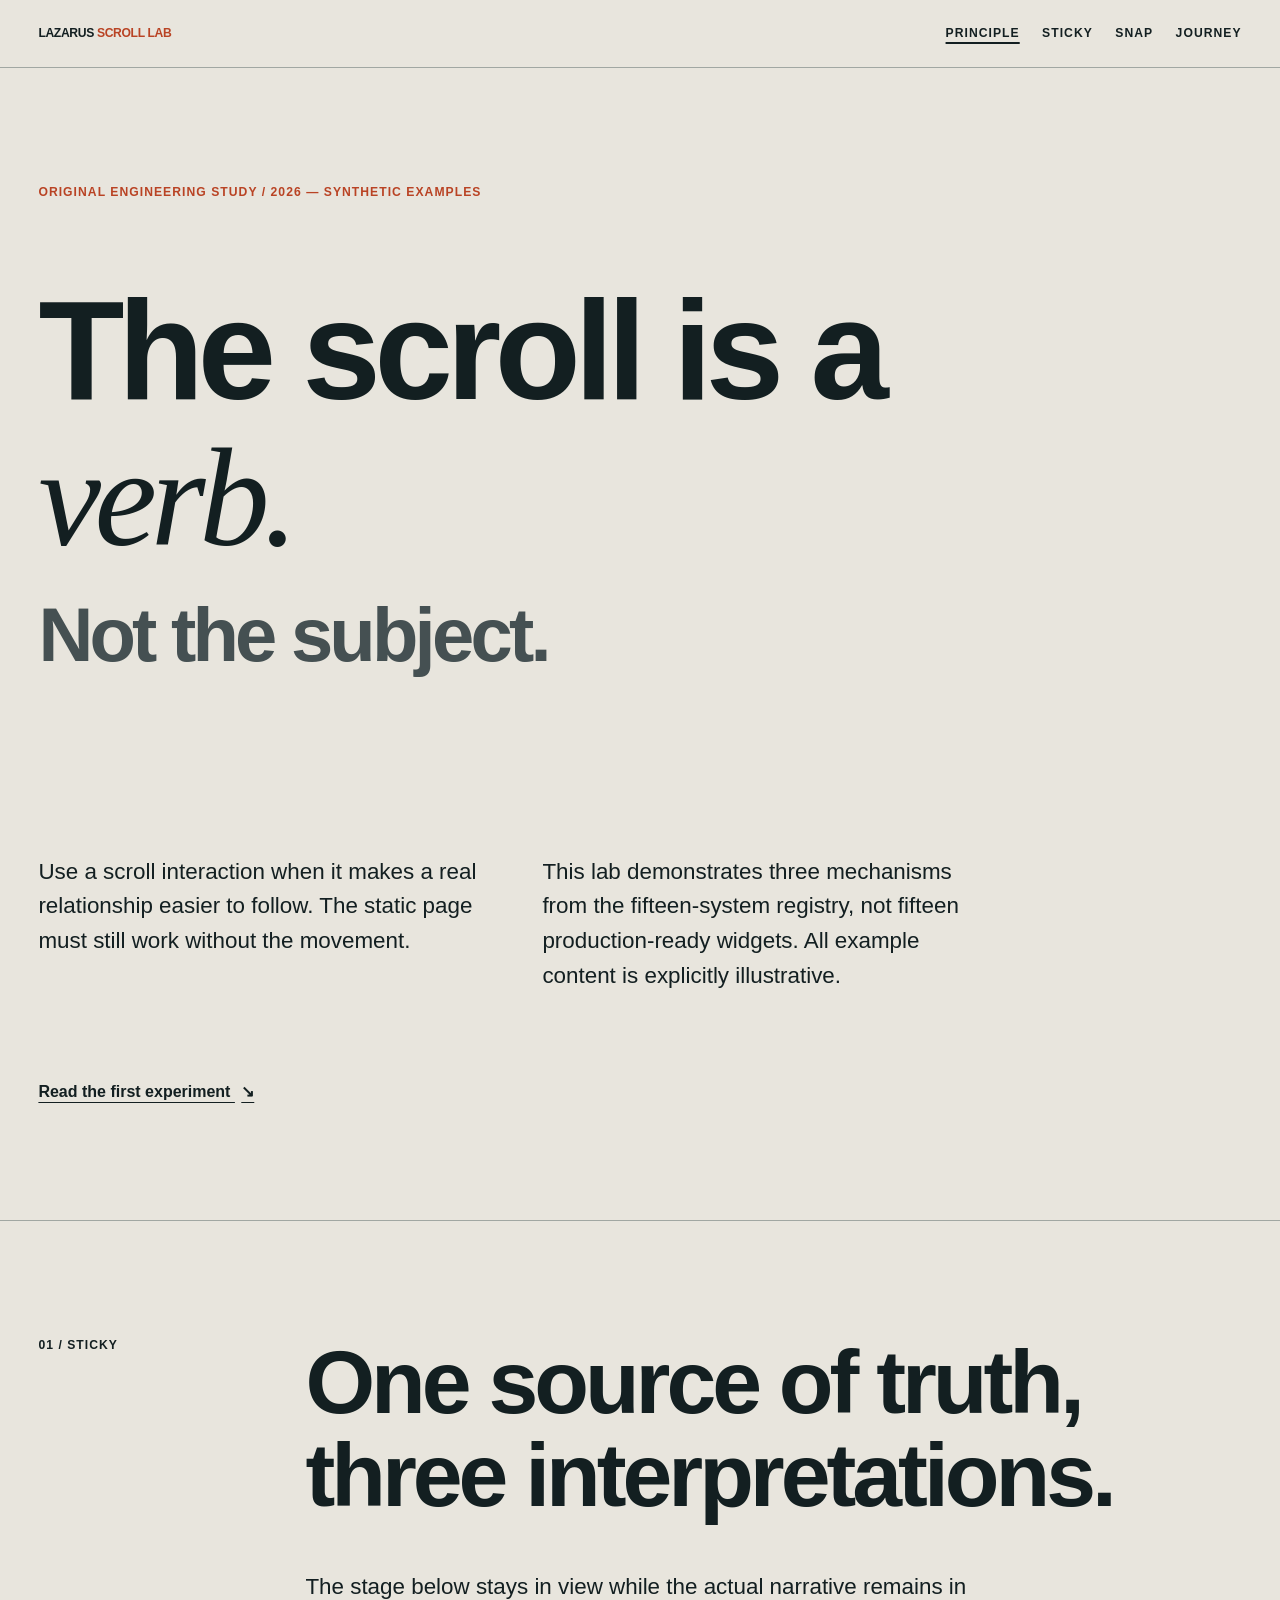
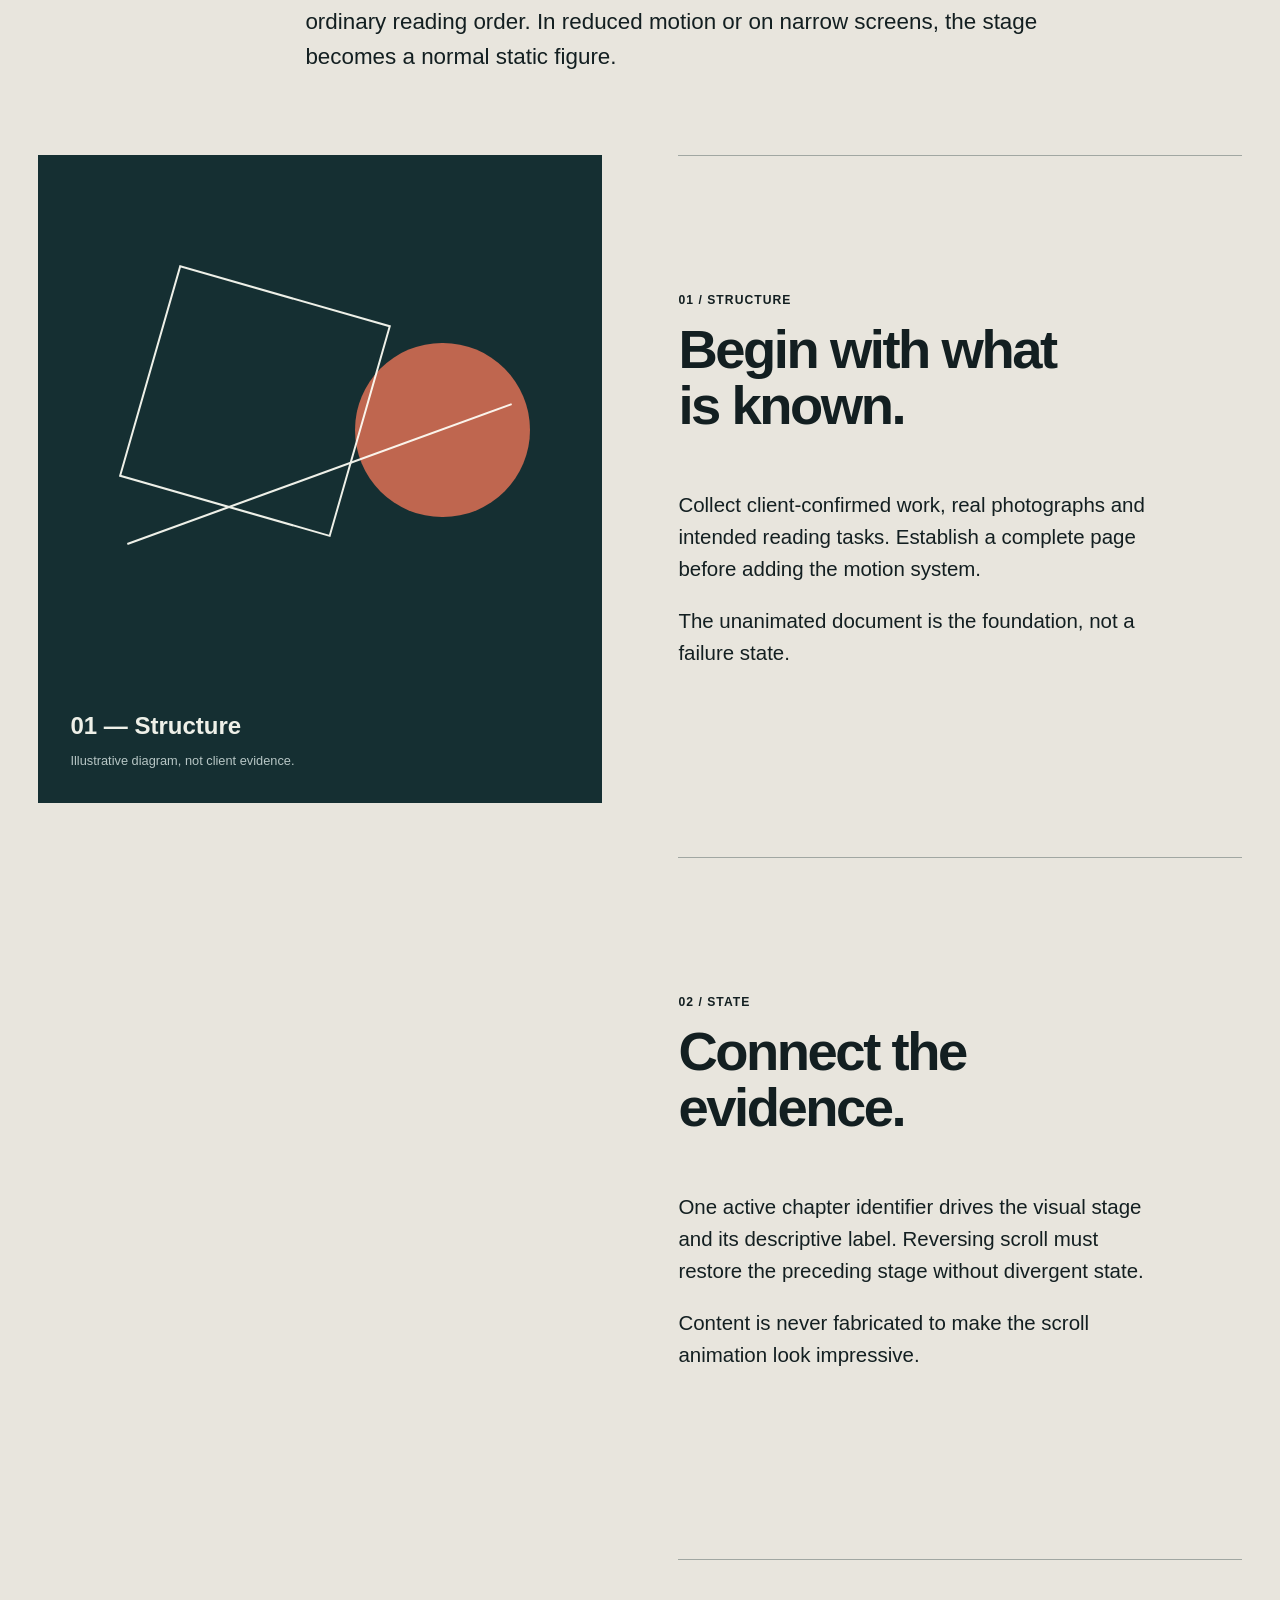
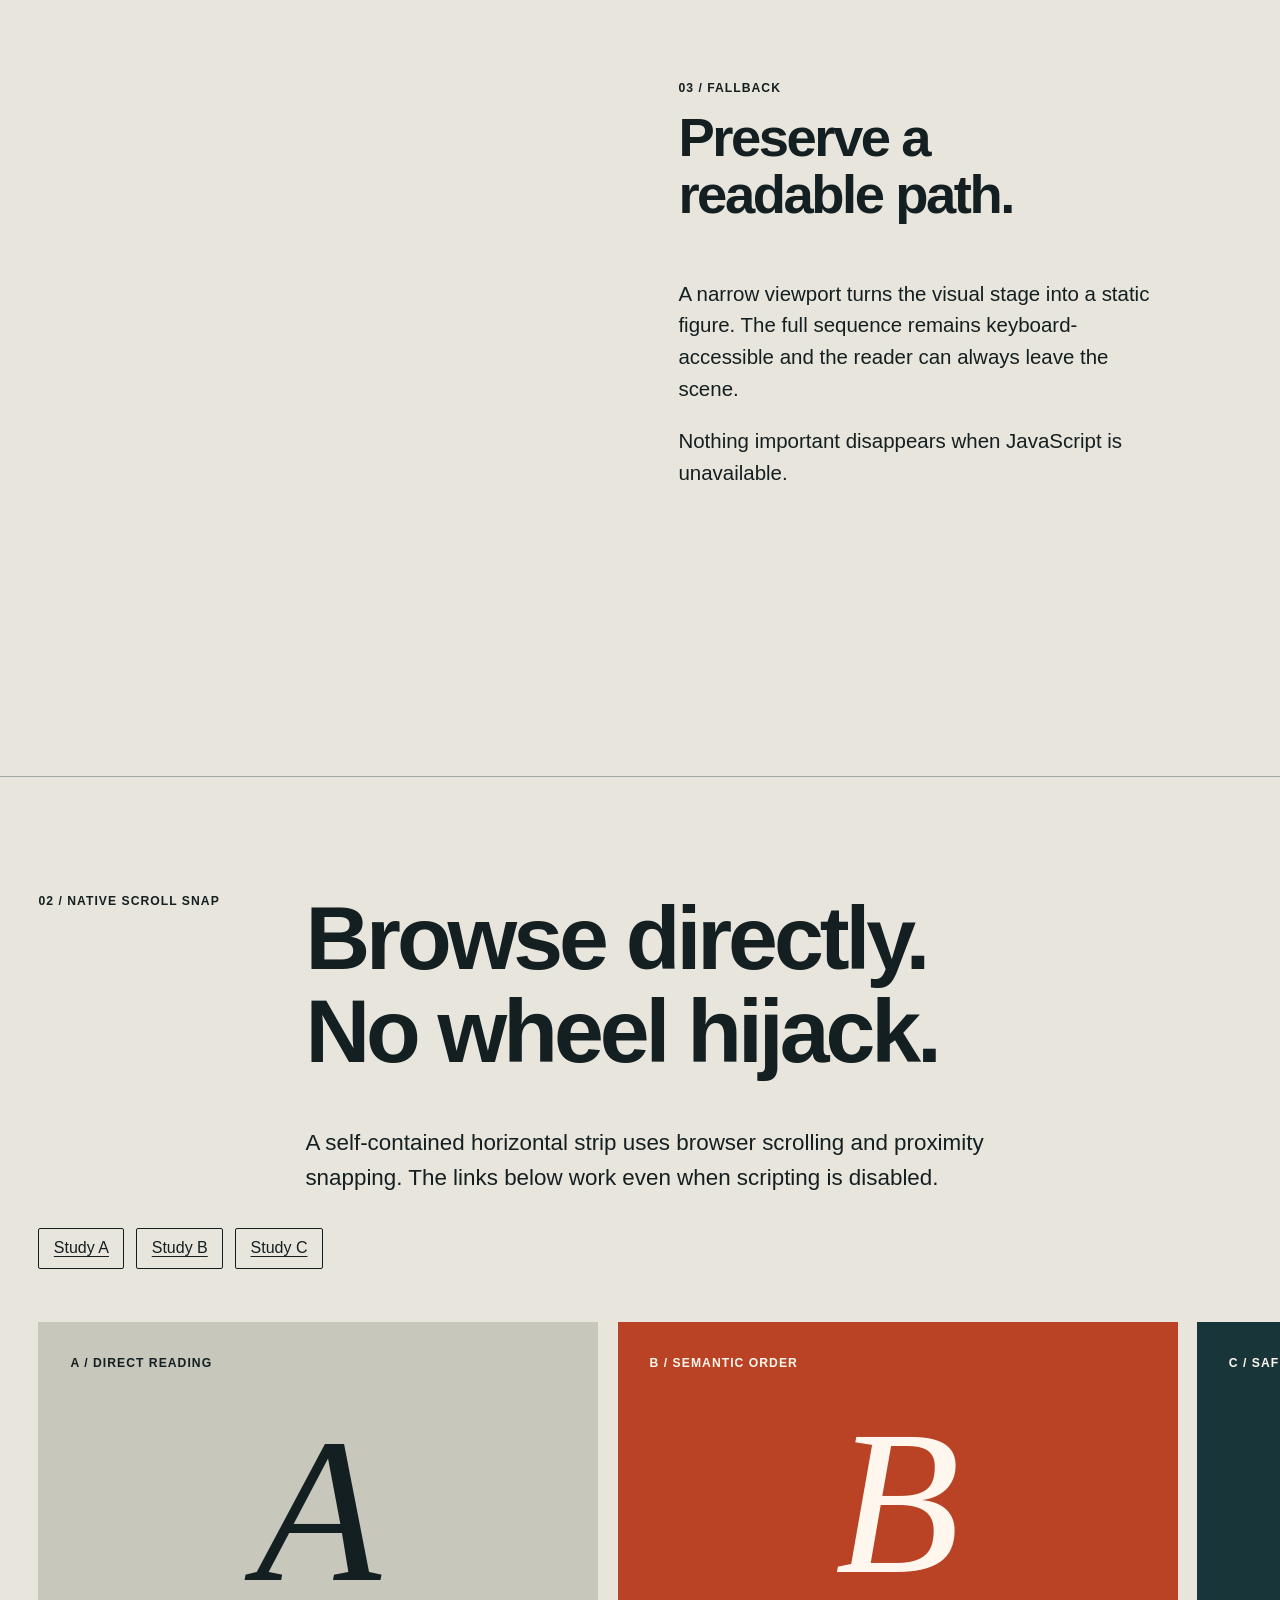
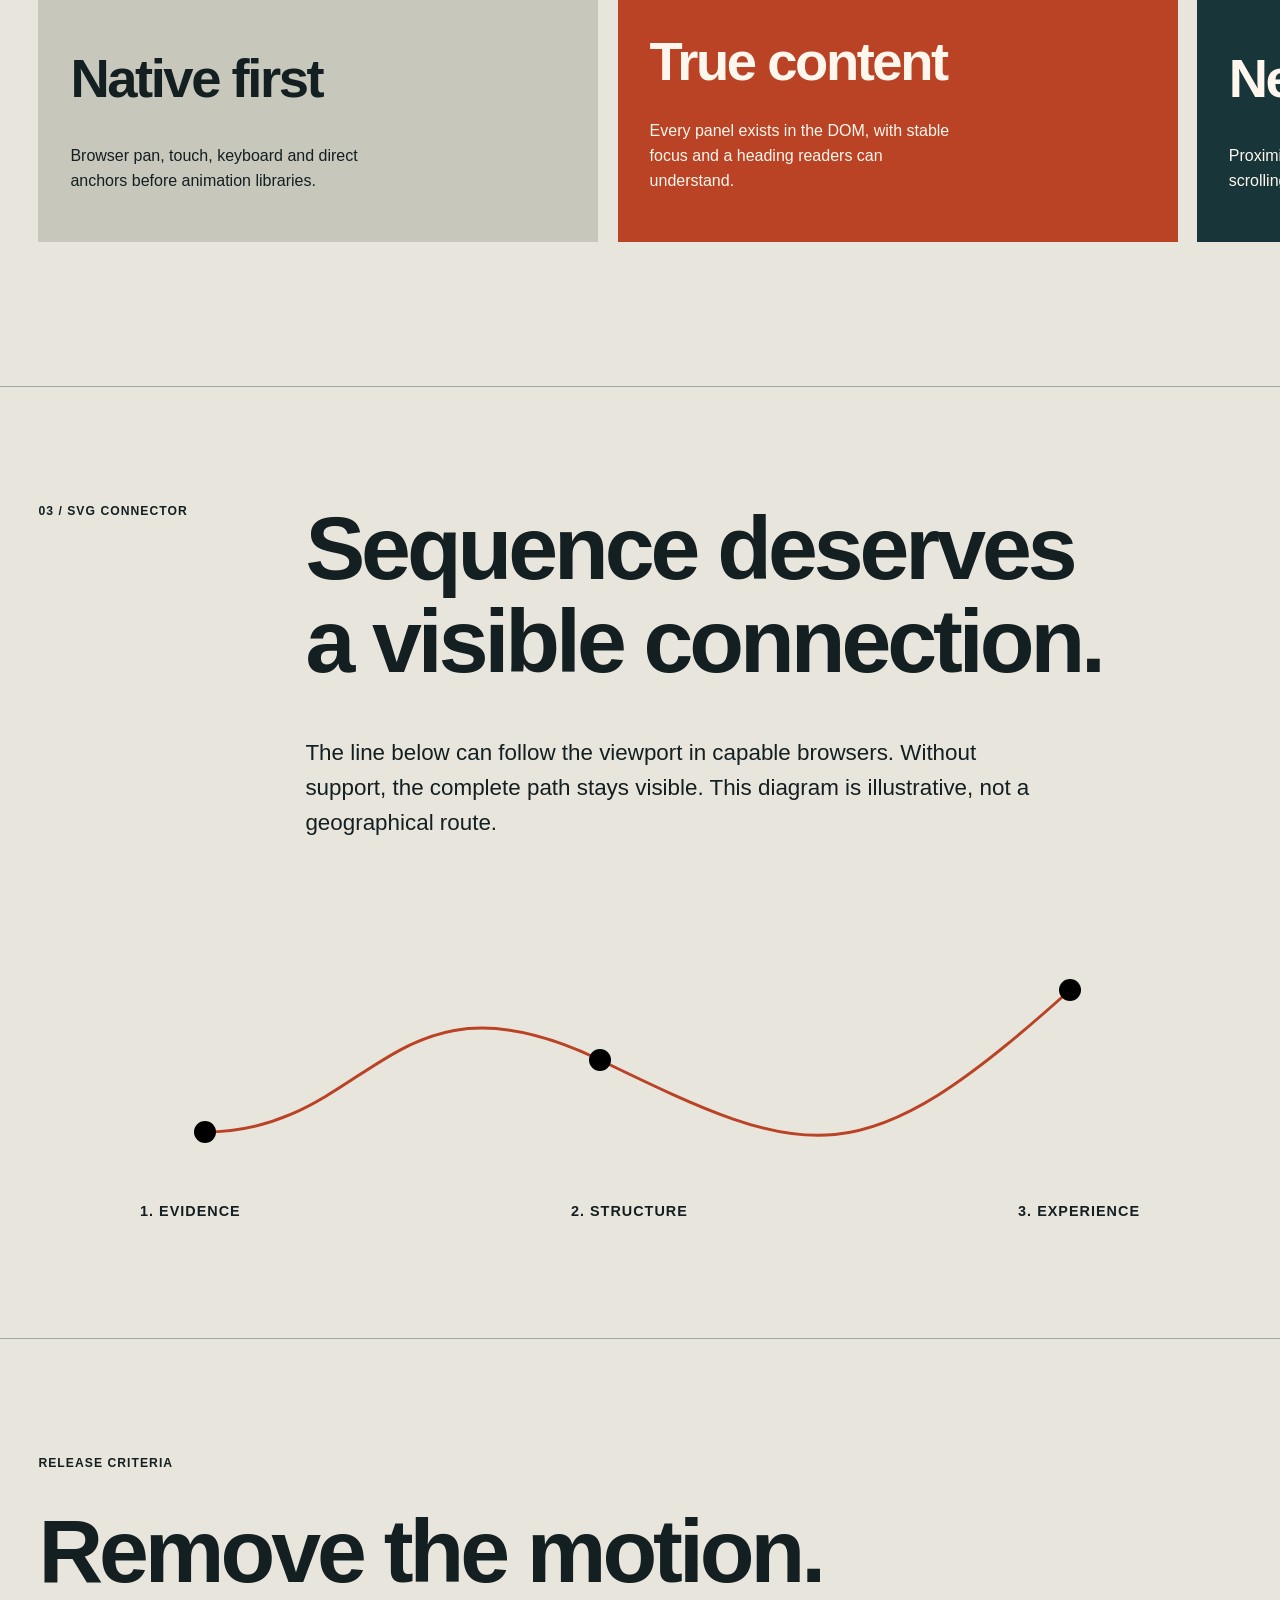
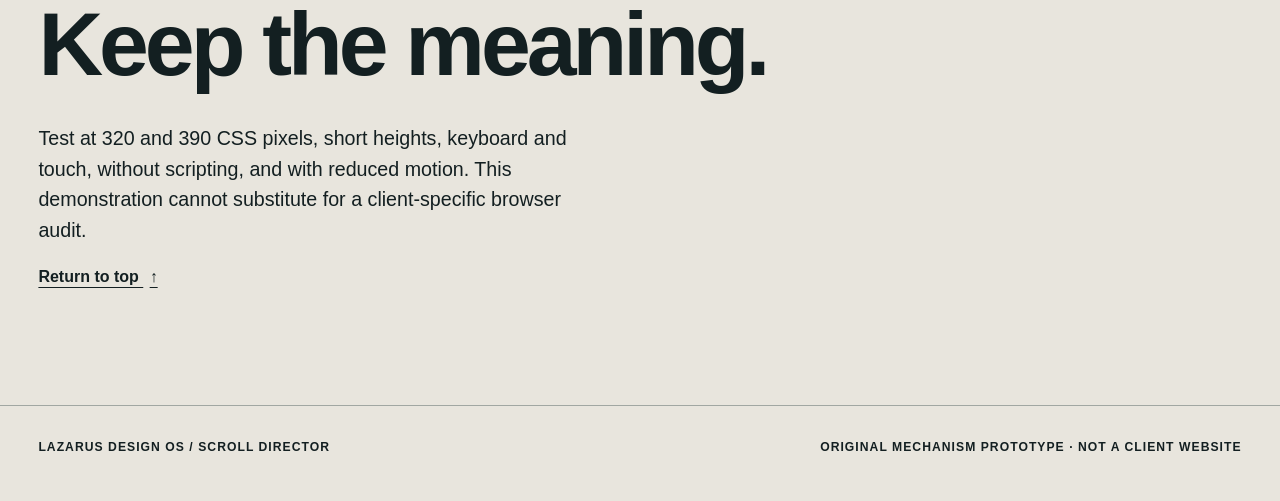
<file: scroll-lab/index.html>
<!doctype html>
<html lang="en">
<head>
  <meta charset="utf-8">
  <meta name="viewport" content="width=device-width,initial-scale=1">
  <meta name="color-scheme" content="light">
  <title>Scroll Director — Original Mechanism Lab</title>
  <meta name="description" content="Three independently authored progressive-enhancement scroll mechanisms from Lazarus Design OS.">
  <link rel="stylesheet" href="./style.css">
  <script src="./app.js" defer></script>
</head>
<body>
  <div class="progress-track" aria-hidden="true"><div id="progress-fill"></div></div>
  <header class="site-head" id="top">
    <a class="brand" href="#top">LAZARUS <span>SCROLL LAB</span></a>
    <nav class="site-nav" aria-label="Study sections">
      <a href="#principle">Principle</a><a href="#evidence">Sticky</a><a href="#gallery">Snap</a><a href="#journey">Journey</a>
    </nav>
  </header>
  <main>
    <section id="principle" class="intro block" aria-labelledby="intro-title">
      <p class="meta">ORIGINAL ENGINEERING STUDY / 2026 — SYNTHETIC EXAMPLES</p>
      <h1 id="intro-title">The scroll is a <em>verb.</em><span>Not the subject.</span></h1>
      <div class="intro-notes">
        <p>Use a scroll interaction when it makes a real relationship easier to follow. The static page must still work without the movement.</p>
        <p>This lab demonstrates three mechanisms from the fifteen-system registry, not fifteen production-ready widgets. All example content is explicitly illustrative.</p>
      </div>
      <a class="text-link" href="#evidence">Read the first experiment <span aria-hidden="true">↘</span></a>
    </section>

    <section id="evidence" class="block story" aria-labelledby="evidence-title">
      <div class="section-heading"><span class="index">01 / STICKY</span><h2 id="evidence-title">One source of truth,<br>three interpretations.</h2></div>
      <p class="intro-p">The stage below stays in view while the actual narrative remains in ordinary reading order. In reduced motion or on narrow screens, the stage becomes a normal static figure.</p>
      <div class="story-grid">
        <aside class="stage" aria-label="Illustration of the current narrative chapter">
          <div class="stage-art" aria-hidden="true"><div class="shape square"></div><div class="shape line"></div><div class="shape circle"></div></div>
          <p class="stage-label" id="stage-label">01 — Structure</p>
          <p class="stage-caption">Illustrative diagram, not client evidence.</p>
        </aside>
        <div class="story-steps">
          <article class="step" id="step-1" data-stage="0">
            <p class="index">01 / STRUCTURE</p><h3>Begin with what is known.</h3>
            <p>Collect client-confirmed work, real photographs and intended reading tasks. Establish a complete page before adding the motion system.</p>
            <p>The unanimated document is the foundation, not a failure state.</p>
          </article>
          <article class="step" id="step-2" data-stage="1">
            <p class="index">02 / STATE</p><h3>Connect the evidence.</h3>
            <p>One active chapter identifier drives the visual stage and its descriptive label. Reversing scroll must restore the preceding stage without divergent state.</p>
            <p>Content is never fabricated to make the scroll animation look impressive.</p>
          </article>
          <article class="step" id="step-3" data-stage="2">
            <p class="index">03 / FALLBACK</p><h3>Preserve a readable path.</h3>
            <p>A narrow viewport turns the visual stage into a static figure. The full sequence remains keyboard-accessible and the reader can always leave the scene.</p>
            <p>Nothing important disappears when JavaScript is unavailable.</p>
          </article>
        </div>
      </div>
    </section>

    <section id="gallery" class="block gallery-section" aria-labelledby="gallery-title">
      <div class="section-heading"><span class="index">02 / NATIVE SCROLL SNAP</span><h2 id="gallery-title">Browse directly.<br>No wheel hijack.</h2></div>
      <p class="intro-p">A self-contained horizontal strip uses browser scrolling and proximity snapping. The links below work even when scripting is disabled.</p>
      <nav class="panel-links" aria-label="Gallery chapters"><a href="#panel-01">Study A</a><a href="#panel-02">Study B</a><a href="#panel-03">Study C</a></nav>
      <div class="panel-track" role="region" aria-label="Three independently illustrated example panels" tabindex="0">
        <article class="panel panel-a" id="panel-01"><span class="index">A / DIRECT READING</span><div class="panel-symbol" aria-hidden="true">A</div><h3>Native first</h3><p>Browser pan, touch, keyboard and direct anchors before animation libraries.</p></article>
        <article class="panel panel-b" id="panel-02"><span class="index">B / SEMANTIC ORDER</span><div class="panel-symbol" aria-hidden="true">B</div><h3>True content</h3><p>Every panel exists in the DOM, with stable focus and a heading readers can understand.</p></article>
        <article class="panel panel-c" id="panel-03"><span class="index">C / SAFE EXIT</span><div class="panel-symbol" aria-hidden="true">C</div><h3>Never trapped</h3><p>Proximity snapping and ordinary page scrolling keep the interaction interruptible.</p></article>
      </div>
    </section>

    <section id="journey" class="block journey-section" aria-labelledby="journey-title">
      <div class="section-heading"><span class="index">03 / SVG CONNECTOR</span><h2 id="journey-title">Sequence deserves<br>a visible connection.</h2></div>
      <p class="intro-p">The line below can follow the viewport in capable browsers. Without support, the complete path stays visible. This diagram is illustrative, not a geographical route.</p>
      <div class="journey-frame">
        <svg viewBox="0 0 1000 280" role="img" aria-label="Illustrative line connecting three labeled design process stages" preserveAspectRatio="xMidYMid meet">
          <path class="journey-path" pathLength="1" d="M65 212 C 232 212, 250 38, 460 140 S 720 260, 930 70" fill="none" stroke="currentColor" stroke-width="3" stroke-linecap="round"/>
          <circle cx="65" cy="212" r="11"/><circle cx="460" cy="140" r="11"/><circle cx="930" cy="70" r="11"/>
        </svg>
        <ol class="journey-labels"><li>Evidence</li><li>Structure</li><li>Experience</li></ol>
      </div>
    </section>

    <section class="block coda" id="qa" aria-labelledby="qa-title"><p class="index">RELEASE CRITERIA</p><h2 id="qa-title">Remove the motion.<br>Keep the meaning.</h2>
      <p>Test at 320 and 390 CSS pixels, short heights, keyboard and touch, without scripting, and with reduced motion. This demonstration cannot substitute for a client-specific browser audit.</p><a class="text-link" href="#top">Return to top <span aria-hidden="true">↑</span></a>
    </section>
  </main>
  <footer class="site-footer"><p>LAZARUS DESIGN OS / SCROLL DIRECTOR</p><p>Original mechanism prototype · Not a client website</p></footer>
</body>
</html>
</file>
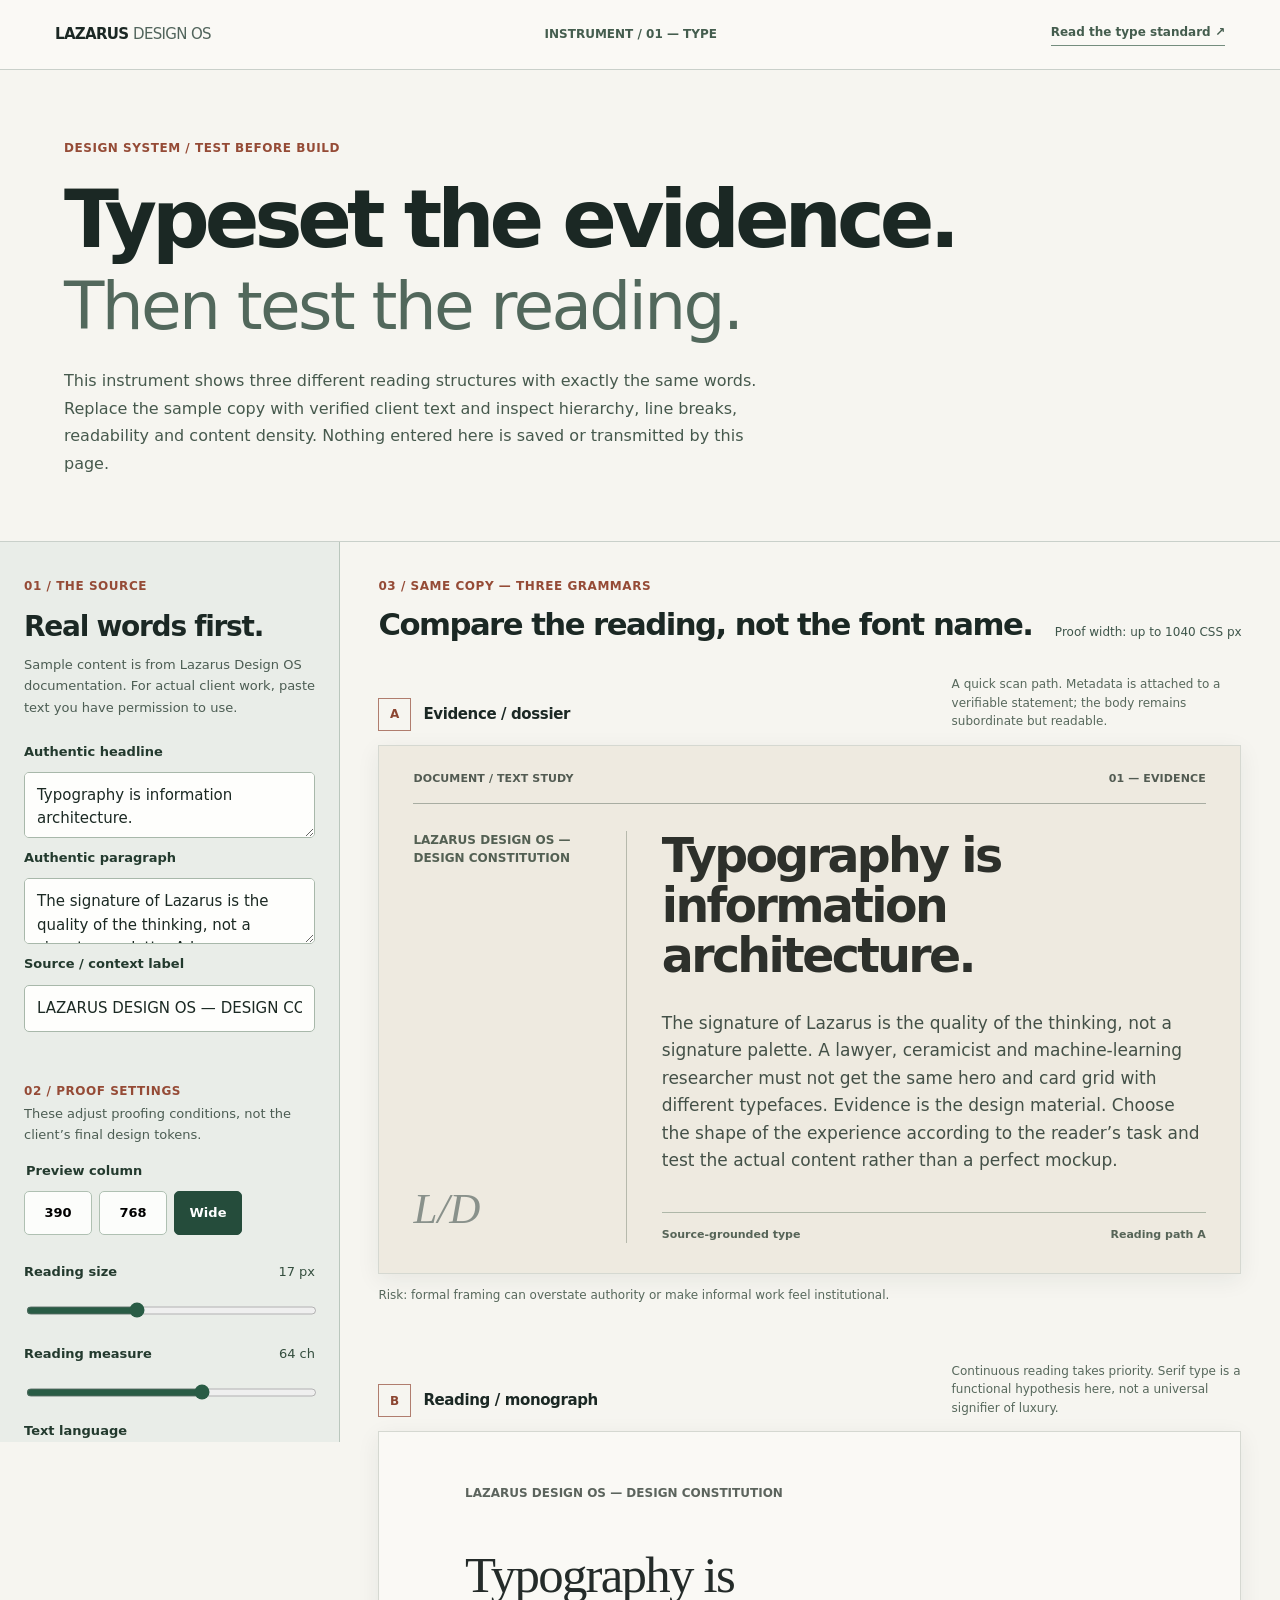
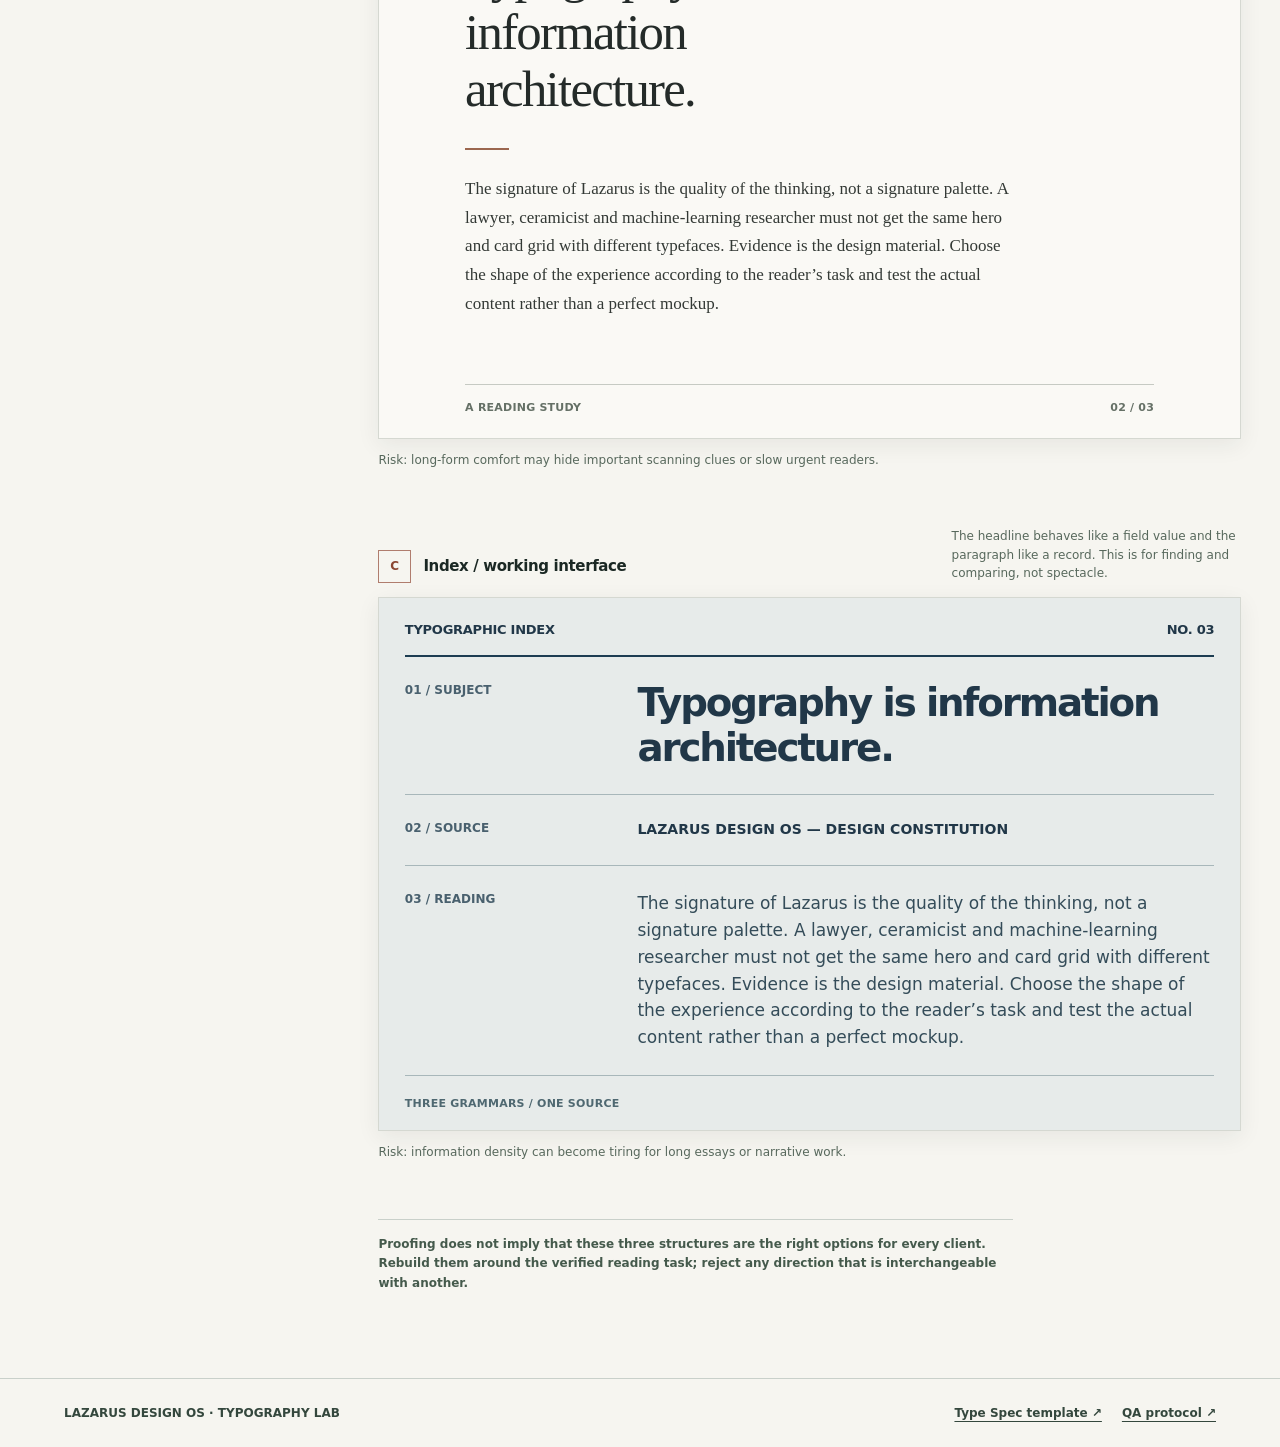
<file: type-lab/index.html>
<!doctype html>
<html lang="en">
<head>
  <meta charset="utf-8">
  <meta name="viewport" content="width=device-width, initial-scale=1">
  <meta name="color-scheme" content="light">
  <meta name="description" content="Lazarus Typography Proofing Lab — compare three content-led typographic grammars with the same authentic text before building a client site.">
  <title>Typography Proofing Lab — Lazarus Design OS</title>
  <link rel="stylesheet" href="./type-lab.css">
  <script defer src="./type-lab.js"></script>
</head>
<body>
  <a class="skip" href="#proofs">Skip to specimens</a>
  <header class="masthead">
    <a class="brand" href="../">LAZARUS <span>DESIGN OS</span></a>
    <span class="project-id">INSTRUMENT / 01 — TYPE</span>
    <a class="standard-link" href="https://github.com/AzrielChoerulHakim/lazarus-design-os/blob/main/docs/TYPOGRAPHY_SYSTEM.md">Read the type standard <span aria-hidden="true">↗</span></a>
  </header>

  <main>
    <div class="intro">
      <span class="chapter">DESIGN SYSTEM / TEST BEFORE BUILD</span>
      <h1>Typeset the evidence.<br><span>Then test the reading.</span></h1>
      <p>This instrument shows three different reading structures with exactly the same words. Replace the sample copy with verified client text and inspect hierarchy, line breaks, readability and content density. Nothing entered here is saved or transmitted by this page.</p>
    </div>

    <div class="workbench">
      <button type="button" id="controls-toggle" class="mobile-edit" aria-controls="controls" aria-expanded="false">Edit copy and proof settings</button>
      <form id="controls" class="controls" aria-label="Typography specimen inputs">
        <div class="control-heading">
          <span>01 / THE SOURCE</span>
          <h2>Real words first.</h2>
          <p>Sample content is from Lazarus Design OS documentation. For actual client work, paste text you have permission to use.</p>
        </div>
        <label for="input-title">Authentic headline</label>
        <textarea id="input-title" rows="2" maxlength="220" spellcheck="true">Typography is information architecture.</textarea>
        <label for="input-body">Authentic paragraph</label>
        <textarea id="input-body" rows="6" maxlength="2500" spellcheck="true">The signature of Lazarus is the quality of the thinking, not a signature palette. A lawyer, ceramicist and machine-learning researcher must not get the same hero and card grid with different typefaces. Evidence is the design material. Choose the shape of the experience according to the reader’s task and test the actual content rather than a perfect mockup.</textarea>
        <label for="input-meta">Source / context label</label>
        <input id="input-meta" type="text" maxlength="160" value="LAZARUS DESIGN OS — DESIGN CONSTITUTION">
        <div class="controls-divider"></div>
        <div class="control-heading small">
          <span>02 / PROOF SETTINGS</span>
          <p>These adjust proofing conditions, not the client’s final design tokens.</p>
        </div>
        <fieldset class="width-fieldset">
          <legend>Preview column</legend>
          <div class="choice-row" aria-label="Preview width">
            <button type="button" class="choice" data-width="390" aria-pressed="false">390</button>
            <button type="button" class="choice" data-width="768" aria-pressed="false">768</button>
            <button type="button" class="choice" data-width="1040" aria-pressed="true">Wide</button>
          </div>
        </fieldset>
        <div class="slider-heading"><label for="body-size">Reading size</label><output for="body-size" id="size-output">17 px</output></div>
        <input id="body-size" type="range" min="14" max="22" step="1" value="17">
        <div class="slider-heading"><label for="line-measure">Reading measure</label><output for="line-measure" id="measure-output">64 ch</output></div>
        <input id="line-measure" type="range" min="42" max="78" step="2" value="64">
        <label for="proof-lang">Text language</label>
        <select id="proof-lang"><option value="en" selected>English</option><option value="id">Bahasa Indonesia</option></select>
        <div class="tool-notice">
          <strong>This is a proofing bench, not automated sign-off.</strong>
          <p>Check actual client screenshots at 320–1440 CSS px, browser zoom 200%, reflow, text spacing overrides, contrast, font loading and real devices. Type choices need client-specific reasons.</p>
        </div>
        <button id="reset" type="button" class="reset">Restore example</button>
        <button id="controls-done" type="button" class="mobile-done">View the specimens</button>
      </form>

      <section id="proofs" class="proofs" aria-label="Three typography specimens">
        <div class="proof-heading">
          <div><span>03 / SAME COPY — THREE GRAMMARS</span><h2>Compare the reading, not the font name.</h2></div>
          <p id="width-status" role="status" aria-live="polite">Proof width: up to 1040 CSS px</p>
        </div>

        <article class="proof">
          <div class="proof-caption"><div><b>A</b><span>Evidence / dossier</span></div><p>A quick scan path. Metadata is attached to a verifiable statement; the body remains subordinate but readable.</p></div>
          <div class="proof-surface" style="--proof-width:1040px">
            <div class="specimen specimen-dossier">
              <div class="dossier-header"><span>DOCUMENT / TEXT STUDY</span><span>01 — EVIDENCE</span></div>
              <div class="dossier-grid">
                <aside><span class="specimen-meta" data-proof-meta></span><div class="dossier-seal" aria-hidden="true">L/D</div></aside>
                <div class="dossier-main"><h3 data-proof-title></h3><p data-proof-body></p><div class="dossier-end"><span>Source-grounded type</span><span>Reading path A</span></div></div>
              </div>
            </div>
          </div>
          <p class="proof-limitation">Risk: formal framing can overstate authority or make informal work feel institutional.</p>
        </article>

        <article class="proof">
          <div class="proof-caption"><div><b>B</b><span>Reading / monograph</span></div><p>Continuous reading takes priority. Serif type is a functional hypothesis here, not a universal signifier of luxury.</p></div>
          <div class="proof-surface" style="--proof-width:1040px">
            <div class="specimen specimen-reading">
              <div class="reading-small" data-proof-meta></div>
              <div class="reading-content"><h3 data-proof-title></h3><div class="reading-rule"></div><p data-proof-body></p></div>
              <div class="reading-end">A READING STUDY <span>02 / 03</span></div>
            </div>
          </div>
          <p class="proof-limitation">Risk: long-form comfort may hide important scanning clues or slow urgent readers.</p>
        </article>

        <article class="proof">
          <div class="proof-caption"><div><b>C</b><span>Index / working interface</span></div><p>The headline behaves like a field value and the paragraph like a record. This is for finding and comparing, not spectacle.</p></div>
          <div class="proof-surface" style="--proof-width:1040px">
            <div class="specimen specimen-index">
              <div class="index-headline">TYPOGRAPHIC INDEX <span>NO. 03</span></div>
              <div class="index-row"><span>01 / SUBJECT</span><h3 data-proof-title></h3></div>
              <div class="index-row"><span>02 / SOURCE</span><div class="index-context specimen-meta" data-proof-meta></div></div>
              <div class="index-row"><span>03 / READING</span><p data-proof-body></p></div>
              <div class="index-end">THREE GRAMMARS / ONE SOURCE</div>
            </div>
          </div>
          <p class="proof-limitation">Risk: information density can become tiring for long essays or narrative work.</p>
        </article>
        <div class="proof-footer">Proofing does not imply that these three structures are the right options for every client. Rebuild them around the verified reading task; reject any direction that is interchangeable with another.</div>
      </section>
    </div>
  </main>

  <footer class="site-footer"><span>LAZARUS DESIGN OS · TYPOGRAPHY LAB</span><a href="https://github.com/AzrielChoerulHakim/lazarus-design-os/blob/main/templates/TYPE_SPEC.md">Type Spec template ↗</a><a href="https://github.com/AzrielChoerulHakim/lazarus-design-os/blob/main/docs/TYPOGRAPHY_QA.md">QA protocol ↗</a></footer>
</body>
</html>
</file>
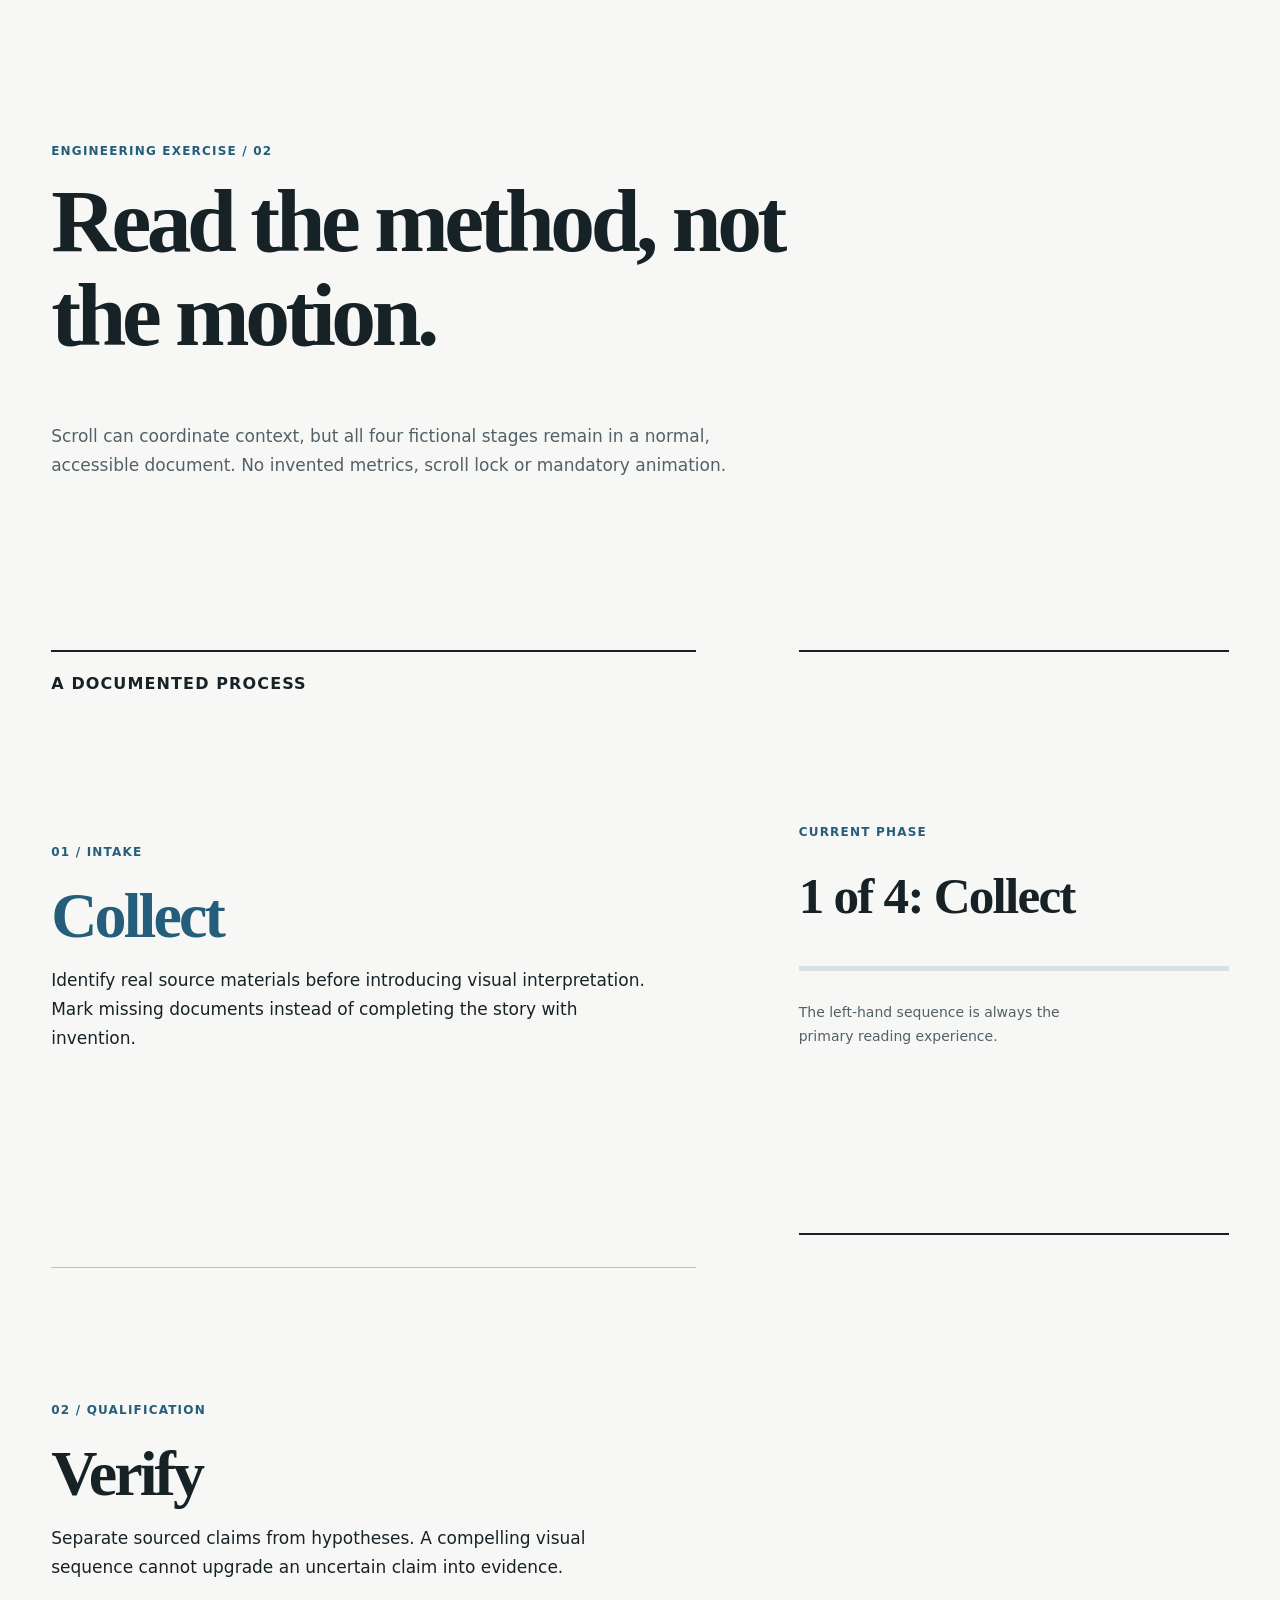
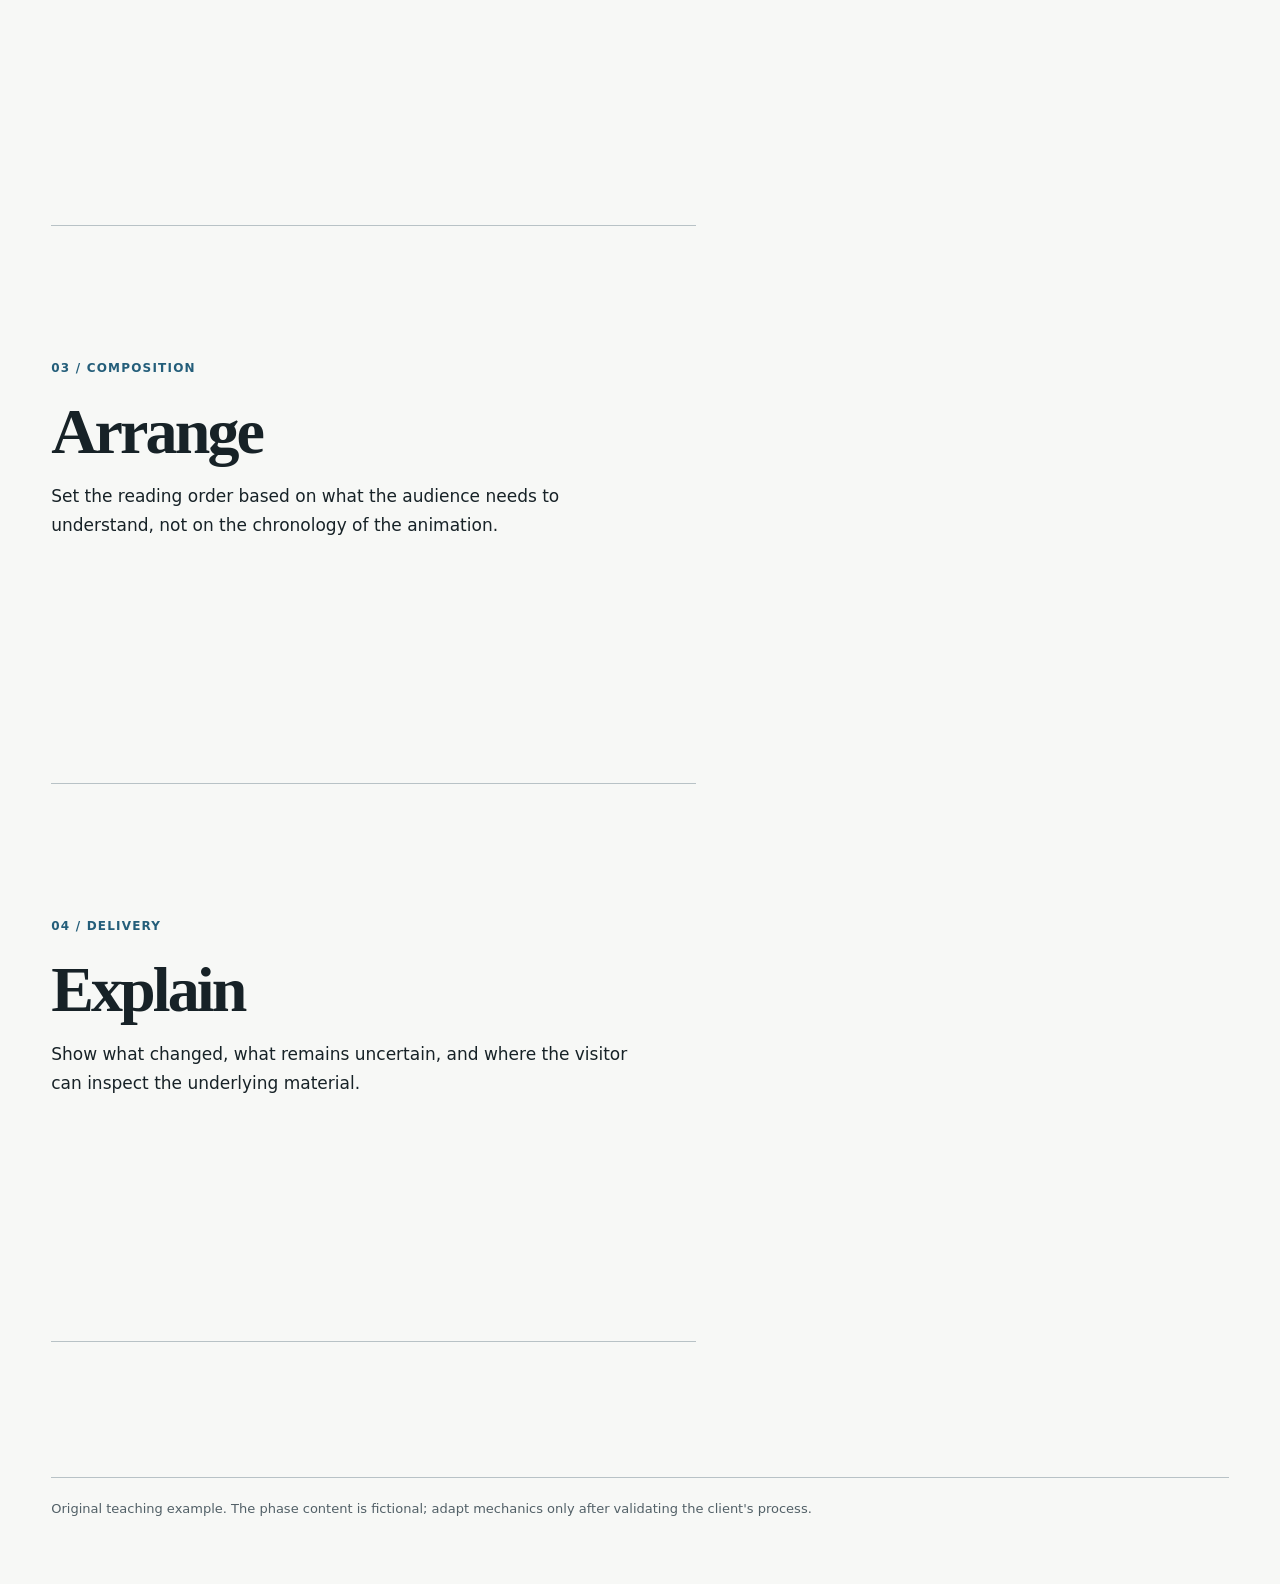
<file: examples/scroll-coordination/index.html>
<!doctype html>
<html lang="en">
<head>
<meta charset="utf-8"><meta name="viewport" content="width=device-width, initial-scale=1">
<title>One sequence · Scroll Coordination Lab</title>
<meta name="description" content="Original reference engineering exercise: a canonical process sequence coordinates an optional progress readout without hiding any static content.">
<link rel="stylesheet" href="./style.css"><script type="module" src="./enhance.mjs"></script>
</head>
<body>
<main>
<header class="opening">
  <p>Engineering exercise / 02</p>
  <h1>Read the method, not the motion.</h1>
  <p>Scroll can coordinate context, but all four fictional stages remain in a normal, accessible document. No invented metrics, scroll lock or mandatory animation.</p>
</header>
<section id="journey" class="journey" aria-labelledby="journey-heading">
  <div class="steps">
    <h2 id="journey-heading">A documented process</h2>
    <ol id="process-steps">
      <li data-phase="0"><span class="phase">01 / Intake</span><h3>Collect</h3><p>Identify real source materials before introducing visual interpretation. Mark missing documents instead of completing the story with invention.</p></li>
      <li data-phase="1"><span class="phase">02 / Qualification</span><h3>Verify</h3><p>Separate sourced claims from hypotheses. A compelling visual sequence cannot upgrade an uncertain claim into evidence.</p></li>
      <li data-phase="2"><span class="phase">03 / Composition</span><h3>Arrange</h3><p>Set the reading order based on what the audience needs to understand, not on the chronology of the animation.</p></li>
      <li data-phase="3"><span class="phase">04 / Delivery</span><h3>Explain</h3><p>Show what changed, what remains uncertain, and where the visitor can inspect the underlying material.</p></li>
    </ol>
  </div>
  <aside class="visual" aria-label="Optional process progress readout">
    <span class="small">CURRENT PHASE</span>
    <p class="current" id="current-phase">All four stages are described in order.</p>
    <div class="meter" aria-hidden="true"><div id="progress-fill" class="fill"></div></div>
    <p class="hint">The left-hand sequence is always the primary reading experience.</p>
  </aside>
</section>
<footer><p>Original teaching example. The phase content is fictional; adapt mechanics only after validating the client's process.</p></footer>
</main>
</body>
</html>
</file>
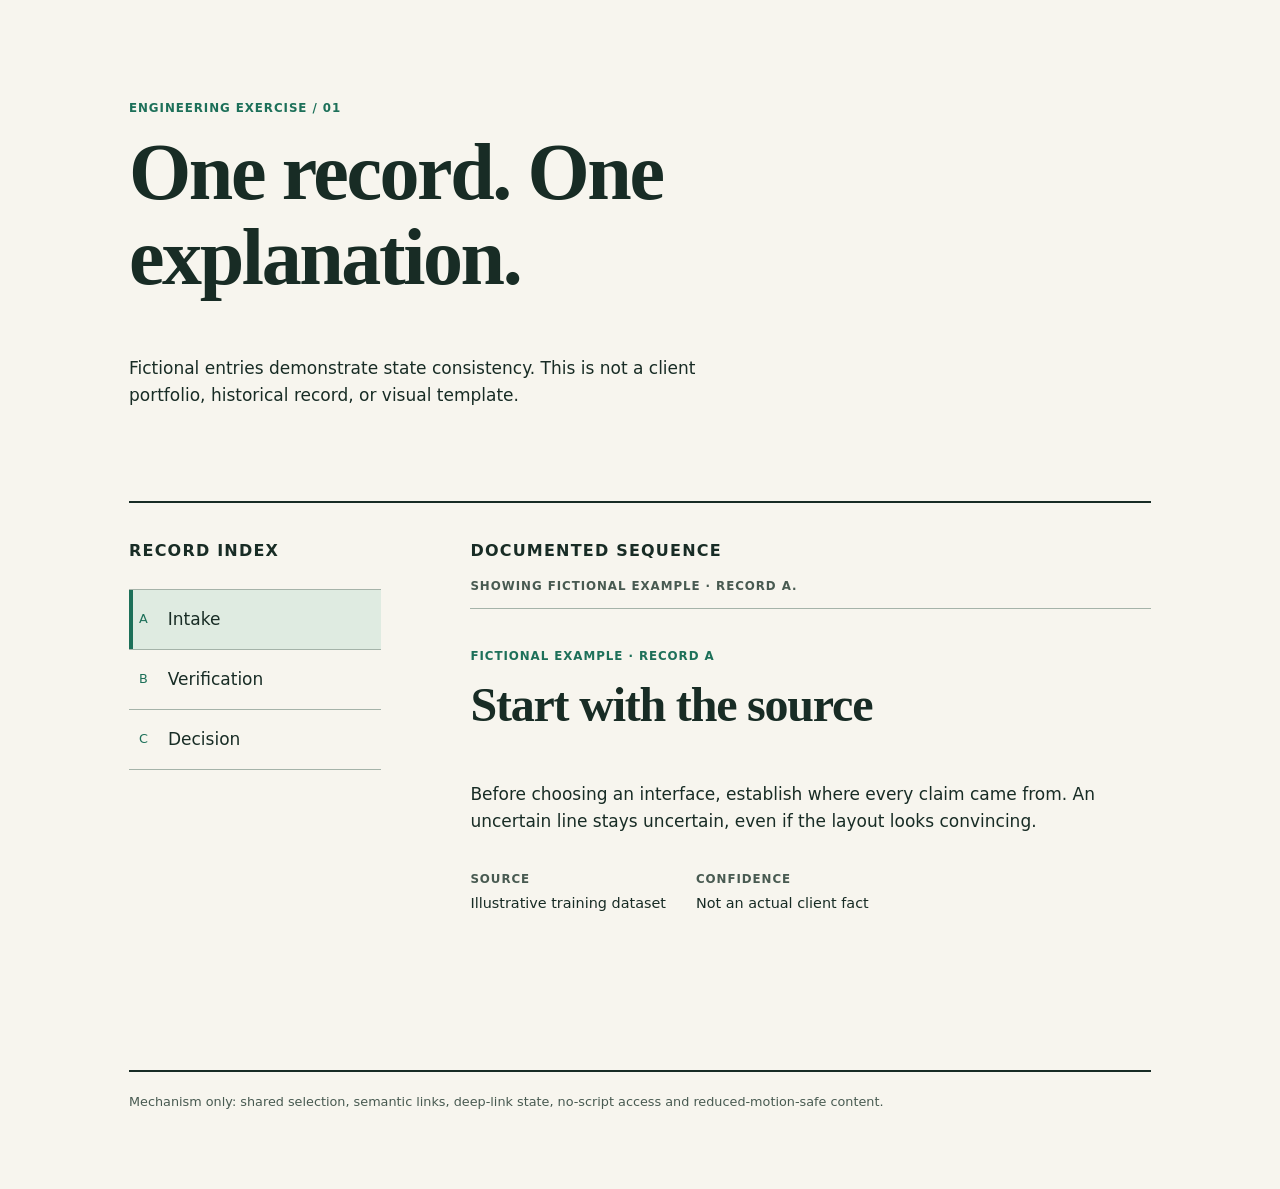
<file: examples/synchronized-evidence/index.html>
<!doctype html>
<html lang="en">
<head>
  <meta charset="utf-8">
  <meta name="viewport" content="width=device-width, initial-scale=1">
  <title>Evidence State · Reference Engineering Lab</title>
  <meta name="description" content="An original, fictional reference-engineering exercise: one selected record, shared text state, usable no-script fallback.">
  <link rel="stylesheet" href="./style.css">
  <script src="./enhance.mjs" type="module"></script>
</head>
<body>
  <main class="page">
    <header class="intro">
      <p class="kicker">Engineering exercise / 01</p>
      <h1>One record. One explanation.</h1>
      <p>Fictional entries demonstrate state consistency. This is not a client portfolio, historical record, or visual template.</p>
    </header>
    <div class="layout">
      <nav aria-label="Evidence records" class="index">
        <h2>Record index</h2>
        <ol>
          <li><a href="#record-a" data-entry-link="record-a"><span class="order">A</span><span>Intake</span></a></li>
          <li><a href="#record-b" data-entry-link="record-b"><span class="order">B</span><span>Verification</span></a></li>
          <li><a href="#record-c" data-entry-link="record-c"><span class="order">C</span><span>Decision</span></a></li>
        </ol>
      </nav>
      <section class="records" aria-labelledby="records-heading">
        <h2 id="records-heading">Documented sequence</h2>
        <p id="record-status" aria-live="polite" class="status">All three training records are available below.</p>
        <article id="record-a" data-entry="record-a" tabindex="-1">
          <p class="entry-meta">Fictional example · Record A</p>
          <h3>Start with the source</h3>
          <p>Before choosing an interface, establish where every claim came from. An uncertain line stays uncertain, even if the layout looks convincing.</p>
          <dl><div><dt>Source</dt><dd>Illustrative training dataset</dd></div><div><dt>Confidence</dt><dd>Not an actual client fact</dd></div></dl>
        </article>
        <article id="record-b" data-entry="record-b" tabindex="-1">
          <p class="entry-meta">Fictional example · Record B</p>
          <h3>Compare the evidence</h3>
          <p>Choose a record and change one canonical selection state. The index, explanation and active marker must always refer to the same item.</p>
          <dl><div><dt>Source</dt><dd>Illustrative training dataset</dd></div><div><dt>Confidence</dt><dd>Not an actual client fact</dd></div></dl>
        </article>
        <article id="record-c" data-entry="record-c" tabindex="-1">
          <p class="entry-meta">Fictional example · Record C</p>
          <h3>Keep the conclusion inspectable</h3>
          <p>With JavaScript disabled, all three records remain readable. Enhancement changes presentation, never the existence of the evidence.</p>
          <dl><div><dt>Source</dt><dd>Illustrative training dataset</dd></div><div><dt>Confidence</dt><dd>Not an actual client fact</dd></div></dl>
        </article>
      </section>
    </div>
    <footer><p>Mechanism only: shared selection, semantic links, deep-link state, no-script access and reduced-motion-safe content.</p></footer>
  </main>
</body>
</html>
</file>
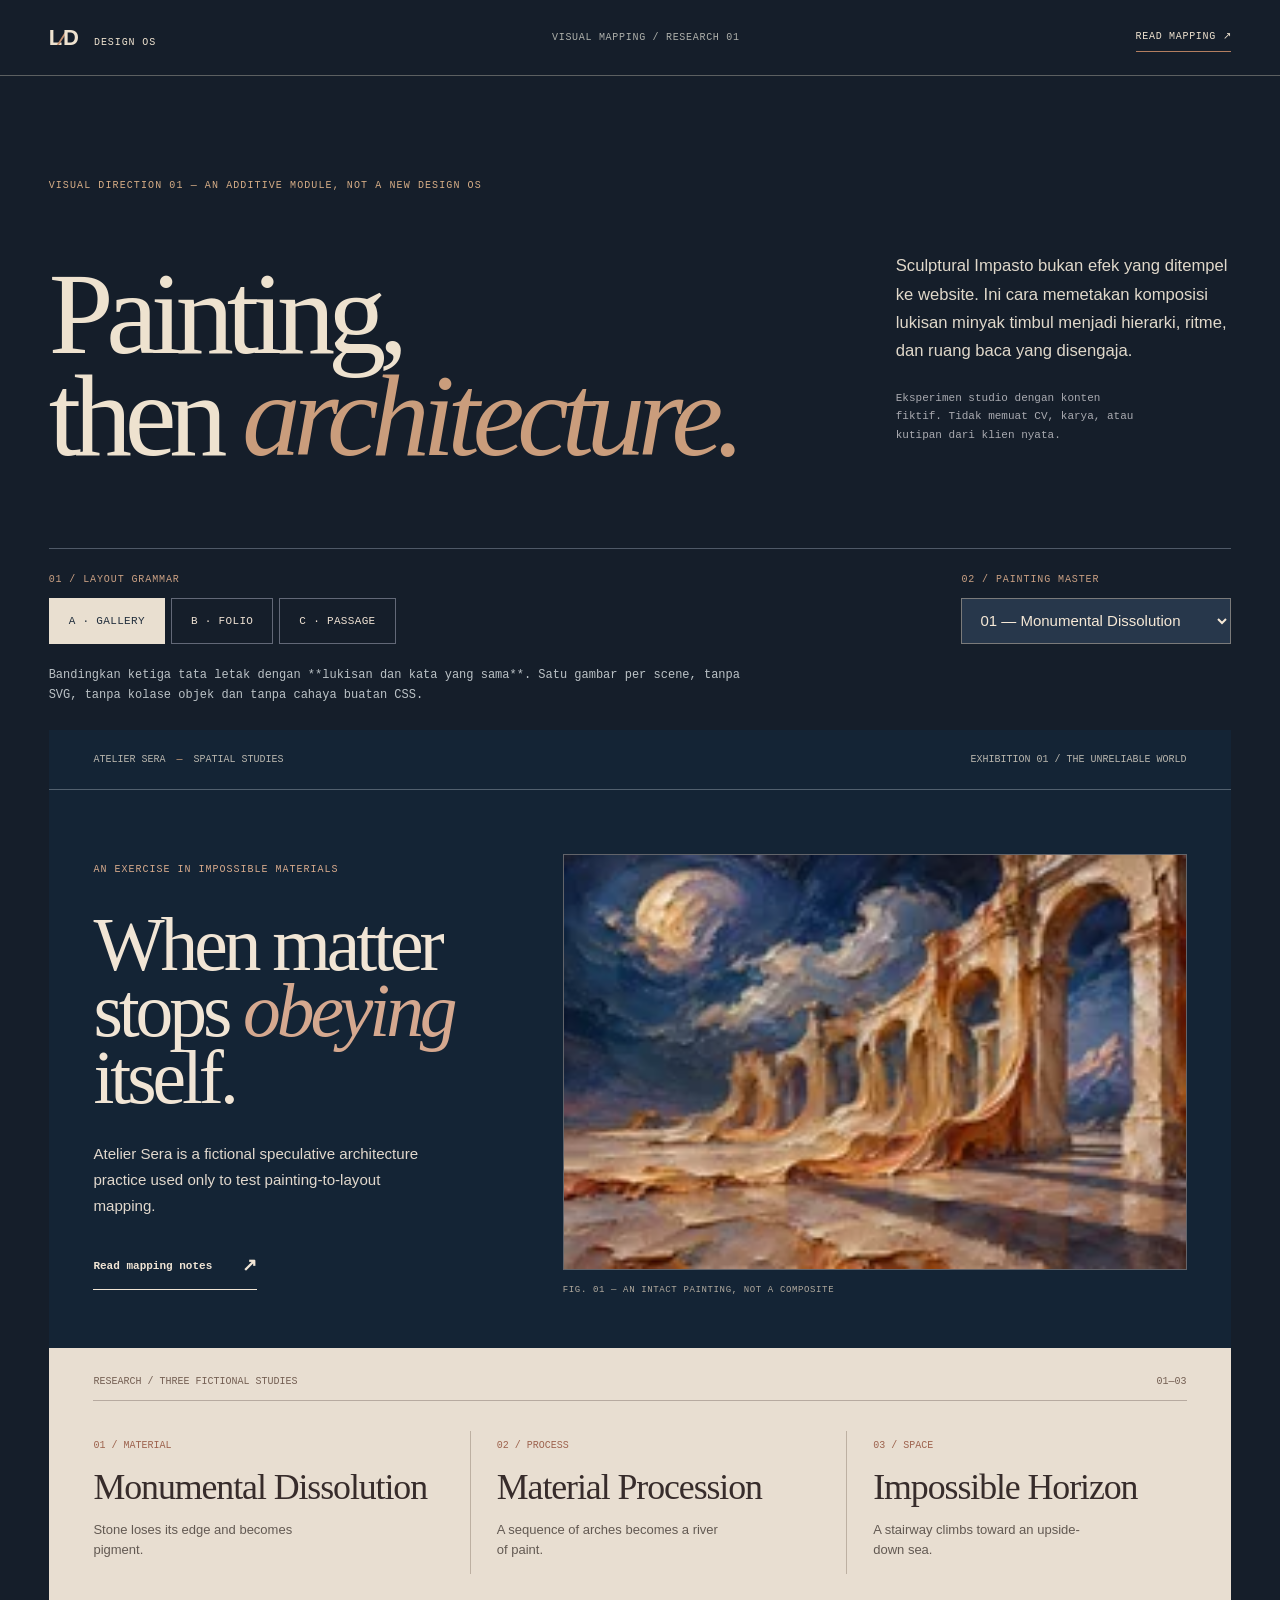
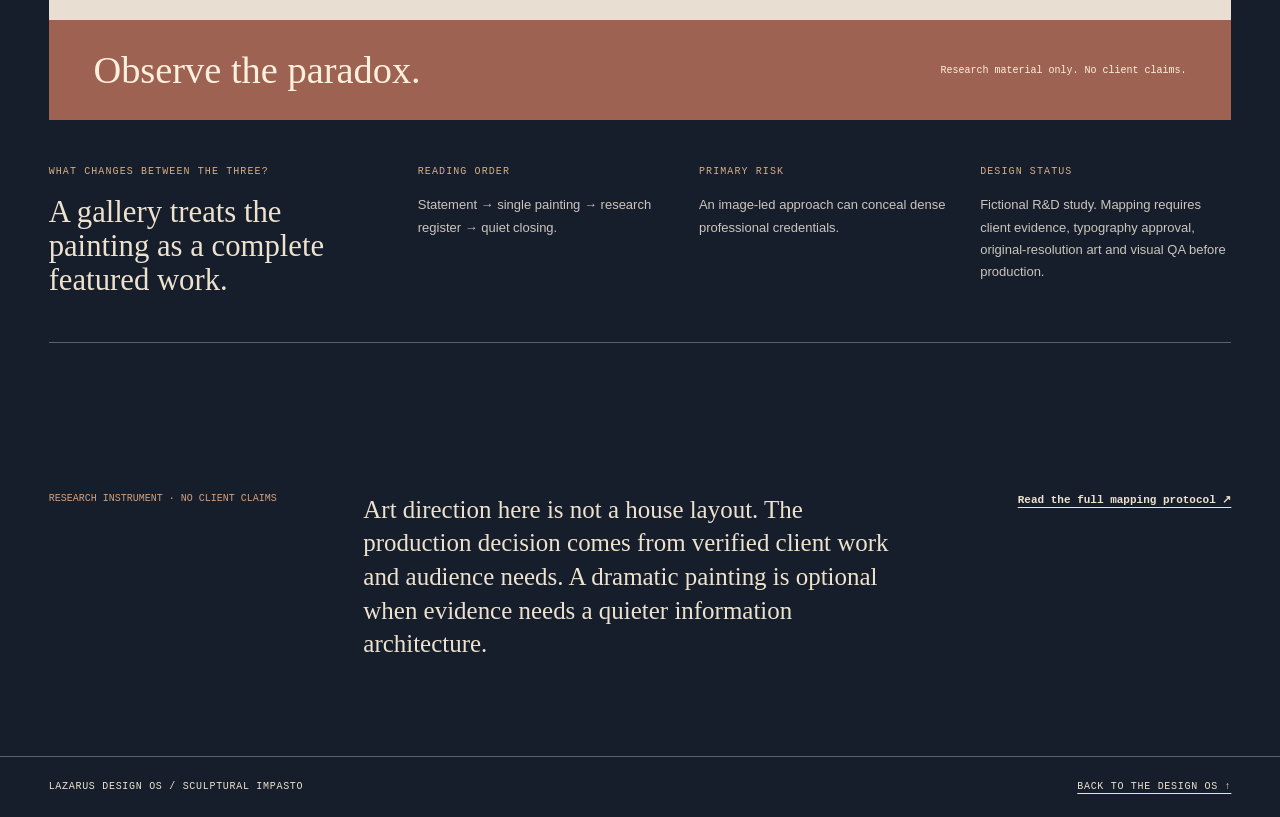
<file: visual-lab/sculptural-impasto/index.html>
<!doctype html>
<html lang="id">
<head>
<meta charset="utf-8">
<meta name="viewport" content="width=device-width,initial-scale=1">
<meta name="theme-color" content="#151e2a">
<meta name="description" content="Sculptural Impasto Visual Mapping Lab — tiga tata letak, konten identik, satu lukisan raster utuh per scene.">
<title>Sculptural Impasto / Visual Mapping — Lazarus Design OS</title>
<link rel="stylesheet" href="styles.css">
<script src="app.js" defer></script>
</head>
<body>
<a class="skip-link" href="#lab">Lewati pengantar</a>
<header class="shell-header">
  <a class="shell-logo" href="../../" aria-label="Kembali ke Lazarus Design OS">L<span>∕</span>D <small>DESIGN OS</small></a>
  <span class="shell-id">VISUAL MAPPING / RESEARCH 01</span>
  <a class="shell-link" href="../../visual-directions/01-sculptural-impasto/README.md">READ MAPPING <span aria-hidden="true">↗</span></a>
</header>
<main>
<section class="intro" aria-labelledby="intro-title">
  <p class="eyebrow">VISUAL DIRECTION 01 — AN ADDITIVE MODULE, NOT A NEW DESIGN OS</p>
  <div class="intro-grid">
    <h1 id="intro-title">Painting,<br>then <em>architecture.</em></h1>
    <div class="intro-side">
      <p>Sculptural Impasto bukan efek yang ditempel ke website. Ini cara memetakan komposisi lukisan minyak timbul menjadi hierarki, ritme, dan ruang baca yang disengaja.</p>
      <p class="subnote">Eksperimen studio dengan konten fiktif. Tidak memuat CV, karya, atau kutipan dari klien nyata.</p>
    </div>
  </div>
</section>

<section class="lab" id="lab" aria-label="Visual mapping lab">
  <div class="lab-controls">
    <div class="control-primary">
      <label class="control-heading">01 / LAYOUT GRAMMAR</label>
      <div class="tabs" role="tablist" aria-label="Pilih tata letak">
        <button id="tab-gallery" type="button" role="tab" data-layout="gallery" aria-selected="true" aria-controls="panel-gallery" tabindex="0">A · GALLERY</button>
        <button id="tab-folio" type="button" role="tab" data-layout="folio" aria-selected="false" aria-controls="panel-folio" tabindex="-1">B · FOLIO</button>
        <button id="tab-passage" type="button" role="tab" data-layout="passage" aria-selected="false" aria-controls="panel-passage" tabindex="-1">C · PASSAGE</button>
      </div>
    </div>
    <div class="control-secondary">
      <label class="control-heading" for="painting-select">02 / PAINTING MASTER</label>
      <select id="painting-select" aria-label="Uji lukisan yang sama pada setiap tata letak">
        <option value="dissolution">01 — Monumental Dissolution</option>
        <option value="procession">02 — Material Procession</option>
        <option value="horizon">03 — Impossible Horizon</option>
      </select>
    </div>
  </div>
  <p class="lab-method">Bandingkan ketiga tata letak dengan **lukisan dan kata yang sama**. Satu gambar per scene, tanpa SVG, tanpa kolase objek dan tanpa cahaya buatan CSS.</p>

  <section class="study study-gallery" id="panel-gallery" role="tabpanel" aria-labelledby="tab-gallery" tabindex="0" data-lazarus-section="gallery">
    <div class="g-top">
      <span>ATELIER SERA <i>—</i> SPATIAL STUDIES</span>
      <span>EXHIBITION 01 / THE UNRELIABLE WORLD</span>
    </div>
    <div class="g-hero">
      <div class="g-copy">
        <p class="study-kicker">AN EXERCISE IN IMPOSSIBLE MATERIALS</p>
        <h2 data-lazarus-critical="gallery title">When matter<br>stops <em>obeying</em><br>itself.</h2>
        <p class="study-intro" data-lazarus-critical="gallery intro">Atelier Sera is a fictional speculative architecture practice used only to test painting-to-layout mapping.</p>
        <a class="editorial-link" href="#review">Read mapping notes <span aria-hidden="true">↗</span></a>
      </div>
      <figure class="g-art">
        <img class="master-image" data-art="gallery" src="assets/study-dissolution.webp" width="900" height="600" alt="Thick oil impasto painting of impossible architecture whose stone turns into heavy pigment." loading="eager" decoding="async" fetchpriority="high">
        <figcaption>FIG. 01 — AN INTACT PAINTING, NOT A COMPOSITE</figcaption>
      </figure>
    </div>
    <div class="g-register">
      <div class="g-register-head"><span>RESEARCH / THREE FICTIONAL STUDIES</span><span>01—03</span></div>
      <div class="g-register-grid">
        <article><span>01 / MATERIAL</span><h3>Monumental Dissolution</h3><p>Stone loses its edge and becomes pigment.</p></article>
        <article><span>02 / PROCESS</span><h3>Material Procession</h3><p>A sequence of arches becomes a river of paint.</p></article>
        <article><span>03 / SPACE</span><h3>Impossible Horizon</h3><p>A stairway climbs toward an upside-down sea.</p></article>
      </div>
    </div>
    <div class="g-end"><strong>Observe the paradox.</strong><p>Research material only. No client claims.</p></div>
  </section>

  <section class="study study-folio" id="panel-folio" role="tabpanel" aria-labelledby="tab-folio" tabindex="0" data-lazarus-section="folio" hidden>
    <div class="f-head"><span>ATELIER SERA / PLATE INDEX</span><span>ARCHIVE OF IMPOSSIBLE MATERIALS</span></div>
    <div class="f-grid">
      <aside class="f-index">
        <p class="study-kicker">RESEARCH / A FICTIONAL COLLECTION</p>
        <h2 data-lazarus-critical="folio title">When matter<br>stops <em>obeying</em><br>itself.</h2>
        <p class="study-intro" data-lazarus-critical="folio intro">Atelier Sera is a fictional speculative architecture practice used only to test painting-to-layout mapping.</p>
        <div class="f-list" aria-label="Study index">
          <div><span>01</span><strong>Monumental Dissolution</strong></div>
          <div><span>02</span><strong>Material Procession</strong></div>
          <div><span>03</span><strong>Impossible Horizon</strong></div>
        </div>
      </aside>
      <div class="f-plate">
        <div class="f-plate-number"><span>PLATE 001</span><span>OIL RELIEF STUDY</span></div>
        <figure>
          <img class="master-image" data-art="folio" src="assets/study-dissolution.webp" width="900" height="600" alt="One complete impasto oil painting with an impossible transformation of architectural stone." loading="lazy" decoding="async">
          <figcaption>FIG. 01 — ONE RASTER / FULL COMPOSITION</figcaption>
        </figure>
        <div class="f-foot"><p>Stone loses its edge and becomes pigment.</p><span>ILLUSTRATIVE STUDY — NOT A BUILT PROJECT</span></div>
      </div>
    </div>
    <div class="f-bottom"><p><strong>Reading the material.</strong> The plate is independent from factual descriptions; no fictional artwork is presented as client evidence.</p><a href="#review">Read mapping notes ↗</a></div>
  </section>

  <section class="study study-passage" id="panel-passage" role="tabpanel" aria-labelledby="tab-passage" tabindex="0" data-lazarus-section="passage" hidden>
    <div class="p-head"><span>ATELIER SERA</span><span>CHAPTER / THE WORLD UNFASTENED</span></div>
    <div class="p-opening">
      <p class="study-kicker">A SPECULATIVE ARCHITECTURAL ESSAY</p>
      <h2 data-lazarus-critical="passage title">When matter<br>stops <em>obeying</em><br>itself.</h2>
      <p class="study-intro" data-lazarus-critical="passage intro">Atelier Sera is a fictional speculative architecture practice used only to test painting-to-layout mapping.</p>
    </div>
    <figure class="p-plate">
      <img class="master-image" data-art="passage" src="assets/study-dissolution.webp" width="900" height="600" alt="A standalone painting of an impossible landscape rendered in thick sculptural oil pigment." loading="lazy" decoding="async">
      <figcaption><span>THE FIRST IMPOSSIBLE ROOM</span><span>ONE PAINTING / NO CUTOUT LAYERS</span></figcaption>
    </figure>
    <div class="p-chapters">
      <article><span>CHAPTER 01 / MATERIAL</span><h3>Monumental Dissolution</h3><p>Stone loses its edge and becomes pigment.</p></article>
      <article><span>CHAPTER 02 / PROCESS</span><h3>Material Procession</h3><p>A sequence of arches becomes a river of paint.</p></article>
      <article><span>CHAPTER 03 / SPACE</span><h3>Impossible Horizon</h3><p>A stairway climbs toward an upside-down sea.</p></article>
    </div>
    <div class="p-ending"><span>AN EXPERIMENT / NOT A PORTFOLIO CLAIM</span><a href="#review">Read mapping notes ↗</a></div>
  </section>

  <section class="review" id="review" aria-label="Mapping review">
    <div><span class="eyebrow">WHAT CHANGES BETWEEN THE THREE?</span><h3 id="mapping-thesis">A gallery treats the painting as a complete featured work.</h3></div>
    <div><span class="eyebrow">READING ORDER</span><p id="mapping-reading">Statement → single painting → research register → quiet closing.</p></div>
    <div><span class="eyebrow">PRIMARY RISK</span><p id="mapping-risk">An image-led approach can conceal dense professional credentials.</p></div>
    <div><span class="eyebrow">DESIGN STATUS</span><p>Fictional R&D study. Mapping requires client evidence, typography approval, original-resolution art and visual QA before production.</p></div>
  </section>
</section>
<section class="method"><span>RESEARCH INSTRUMENT · NO CLIENT CLAIMS</span><p>Art direction here is not a house layout. The production decision comes from verified client work and audience needs. A dramatic painting is optional when evidence needs a quieter information architecture.</p><a href="../../visual-directions/01-sculptural-impasto/COMPOSITION_MAPPING.md">Read the full mapping protocol ↗</a></section>
</main>
<footer class="shell-footer"><span>LAZARUS DESIGN OS / SCULPTURAL IMPASTO</span><a href="../../">BACK TO THE DESIGN OS ↑</a></footer>
</body>
</html>
</file>
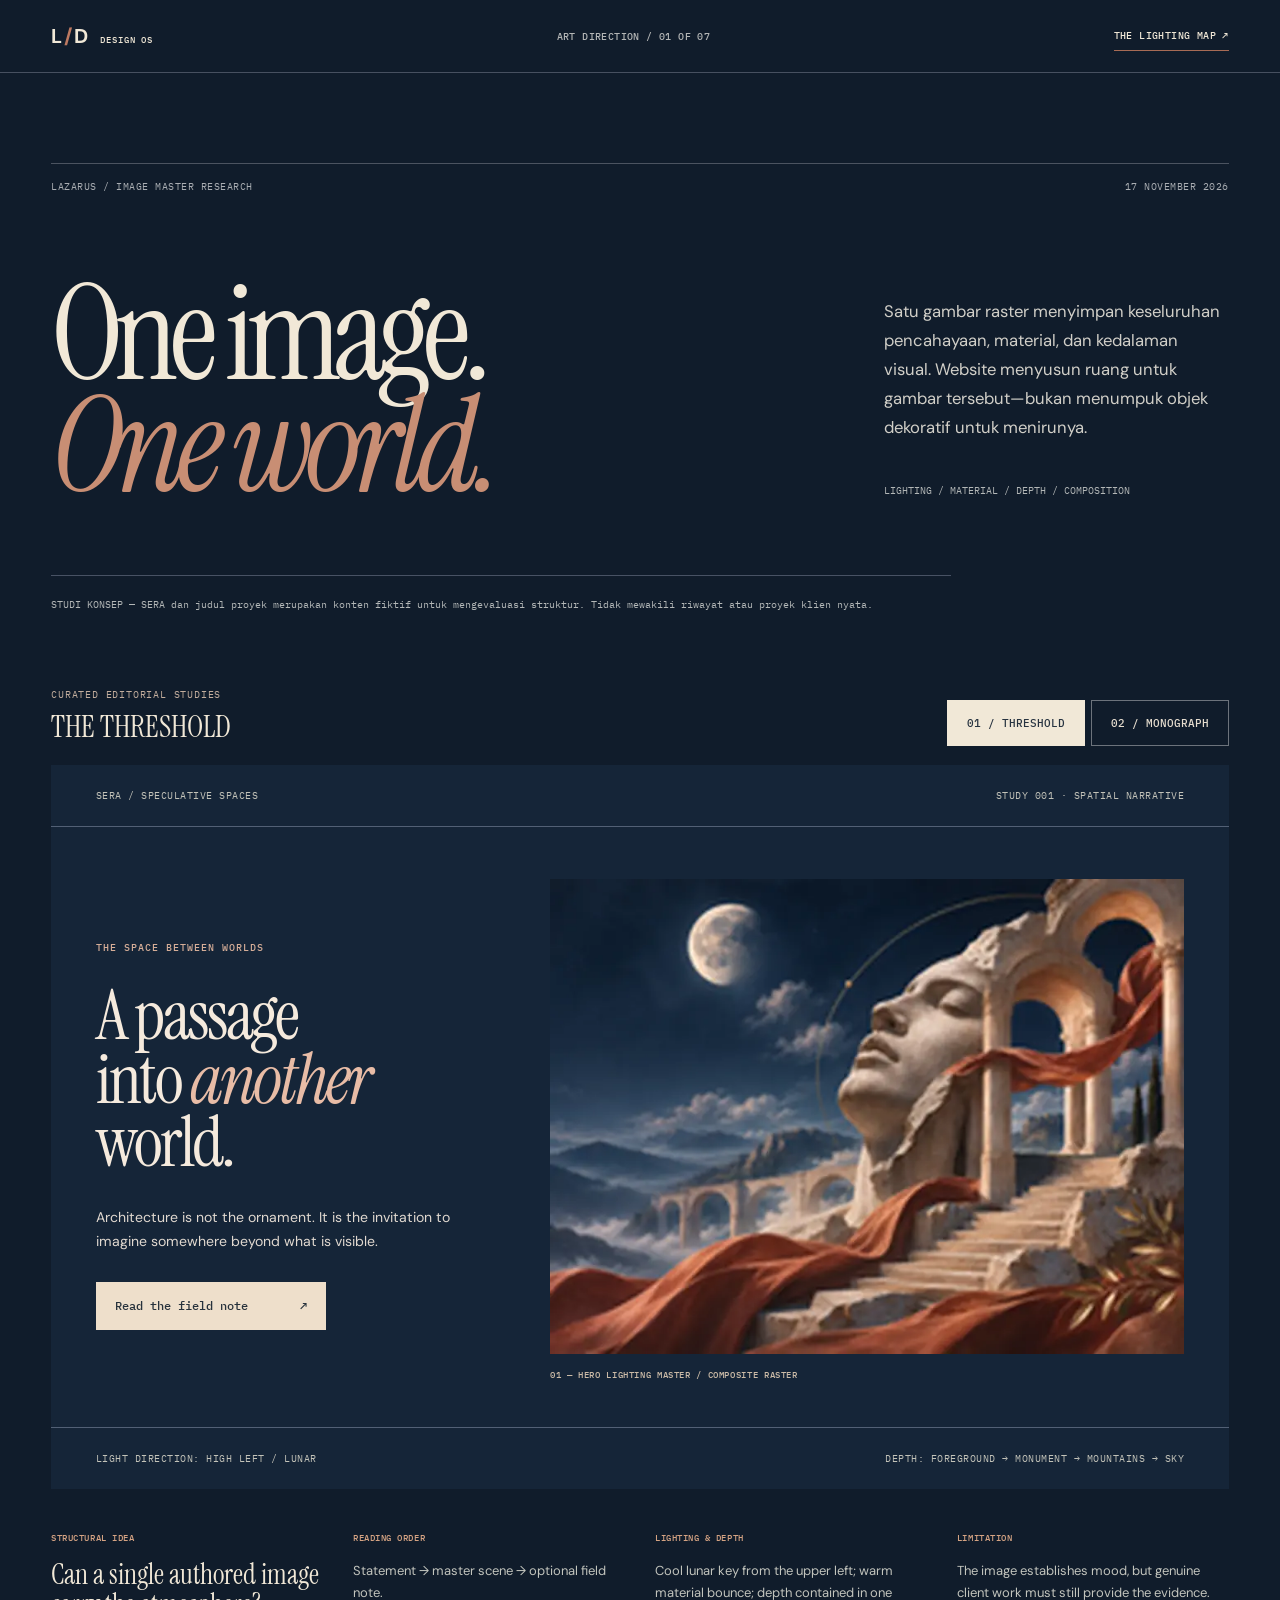
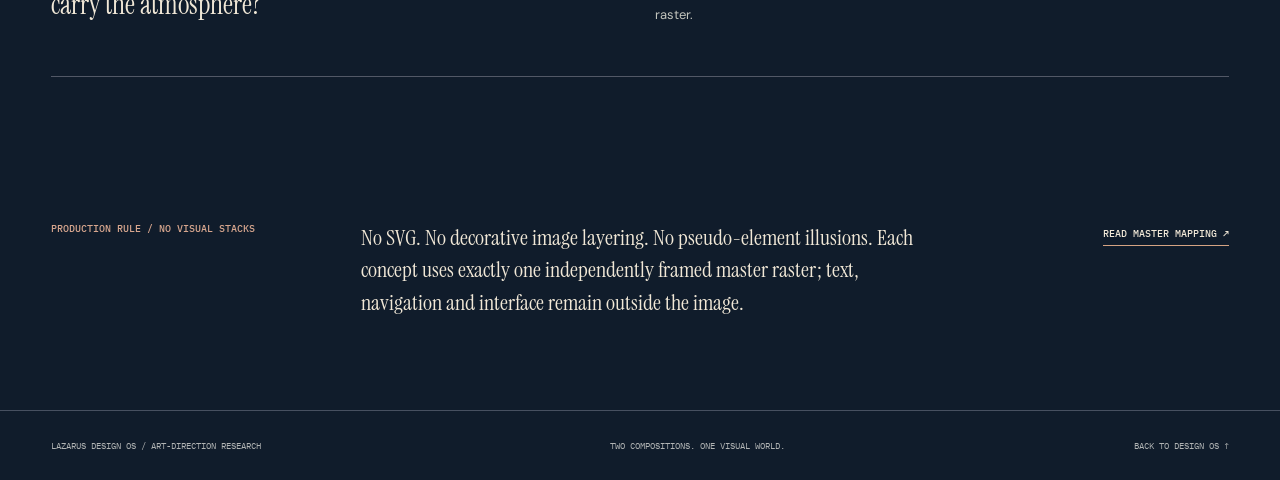
<file: visual-lab/surrealist/index.html>
<!doctype html>
<html lang="id">
<head>
<meta charset="utf-8">
<meta name="viewport" content="width=device-width, initial-scale=1">
<meta name="theme-color" content="#132133">
<meta name="description" content="Lazarus Surrealist Digital Editorial — one raster master per visual scene, no decorative layering.">
<title>Surrealist Field Lab / Master Image Studies — Lazarus Design OS</title>
<link rel="preconnect" href="https://fonts.googleapis.com">
<link rel="preconnect" href="https://fonts.gstatic.com" crossorigin>
<link href="https://fonts.googleapis.com/css2?family=DM+Sans:wght@400;500;600;700&family=IBM+Plex+Mono:wght@400;500&family=Instrument+Serif:ital@0;1&display=swap" rel="stylesheet">
<link rel="stylesheet" href="styles.css">
<script defer src="app.js"></script>
</head>
<body>
<a class="skip" href="#exploration">Langsung ke eksplorasi</a>
<header class="lab-header">
  <a class="lab-brand" href="../../" aria-label="Kembali ke Lazarus Design OS">L<span>∕</span>D <small>DESIGN OS</small></a>
  <span class="lab-edition">ART DIRECTION / 01 OF 07</span>
  <a class="lab-document" href="LIGHTING_DEPTH_MASTER.md">THE LIGHTING MAP ↗</a>
</header>
<main>
<section class="introduction" aria-labelledby="page-title">
  <div class="introduction__index"><span>LAZARUS / IMAGE MASTER RESEARCH</span><span>17 NOVEMBER 2026</span></div>
  <div class="intro-content">
    <h1 id="page-title">One image.<br><em>One world.</em></h1>
    <div class="intro-aside">
      <p>Satu gambar raster menyimpan keseluruhan pencahayaan, material, dan kedalaman visual. Website menyusun ruang untuk gambar tersebut—bukan menumpuk objek dekoratif untuk menirunya.</p>
      <span>LIGHTING / MATERIAL / DEPTH / COMPOSITION</span>
    </div>
  </div>
  <p class="fiction-note">STUDI KONSEP — SERA dan judul proyek merupakan konten fiktif untuk mengevaluasi struktur. Tidak mewakili riwayat atau proyek klien nyata.</p>
</section>
<section class="exploration" id="exploration" aria-label="Dua eksperimen arsitektur informasi">
  <div class="exploration__bar">
    <div class="exploration__title"><span>CURATED EDITORIAL STUDIES</span><strong id="active-name">THE THRESHOLD</strong></div>
    <div class="exploration__tabs" role="tablist" aria-label="Pilih komposisi">
      <button type="button" class="exploration__tab" id="tab-threshold" role="tab" aria-selected="true" tabindex="0" aria-controls="panel-threshold" data-concept="threshold">01 / THRESHOLD</button>
      <button type="button" class="exploration__tab" id="tab-monograph" role="tab" aria-selected="false" tabindex="-1" aria-controls="panel-monograph" data-concept="monograph">02 / MONOGRAPH</button>
    </div>
  </div>

  <section class="artboard threshold" id="panel-threshold" role="tabpanel" tabindex="0" aria-labelledby="tab-threshold" data-lazarus-section="threshold">
    <div class="threshold__top"><span>SERA / SPECULATIVE SPACES</span><span>STUDY 001 · SPATIAL NARRATIVE</span></div>
    <div class="threshold__layout">
      <div class="threshold__copy">
        <p class="eyebrow">THE SPACE BETWEEN WORLDS</p>
        <h2 data-lazarus-critical="threshold title">A passage<br>into <em>another</em><br>world.</h2>
        <p class="lede" data-lazarus-critical="threshold description">Architecture is not the ornament. It is the invitation to imagine somewhere beyond what is visible.</p>
        <button type="button" class="threshold__button" id="enter-threshold" aria-expanded="false" aria-controls="threshold-dossier">Read the field note <span aria-hidden="true">↗</span></button>
      </div>
      <figure class="threshold__figure" data-lazarus-critical="threshold master image">
        <img src="assets/hero-master.webp" width="768" height="576" alt="Colossal fractured stone face and arches beneath a luminous moon, with mountain haze and terracotta cloth." loading="eager" fetchpriority="high" decoding="async">
        <figcaption>01 — HERO LIGHTING MASTER / COMPOSITE RASTER</figcaption>
      </figure>
    </div>
    <div class="threshold__dossier" id="threshold-dossier" hidden>
      <div><span>FIELD NOTE / 001</span><h3>Light belongs to the world.</h3><p>The moon, architecture, statue, sky, fabric, and atmosphere are already composed in one authored image. No artificial visual overlays are required.</p></div>
      <button type="button" id="close-threshold">Close field note ×</button>
    </div>
    <div class="threshold__bottom"><span>LIGHT DIRECTION: HIGH LEFT / LUNAR</span><span>DEPTH: FOREGROUND → MONUMENT → MOUNTAINS → SKY</span></div>
  </section>

  <section class="artboard monograph" id="panel-monograph" role="tabpanel" tabindex="0" aria-labelledby="tab-monograph" data-lazarus-section="monograph" hidden>
    <div class="monograph__top"><span>SERA / STUDY OF FORM</span><span>ISSUE 01 — MATERIAL, MEMORY, LIGHT</span></div>
    <div class="monograph__statement">
      <p class="eyebrow">THE UNFOLDING MONOGRAPH</p>
      <h2 data-lazarus-critical="monograph title">Places that<br><em>remember</em><br>the light.</h2>
      <p class="lede" data-lazarus-critical="monograph description">A publication about a room, a passage, and the shadows that make both feel real.</p>
    </div>
    <figure class="monograph__plate" data-lazarus-critical="monograph master image">
      <img src="assets/passage-master.webp" width="768" height="576" alt="Weathered limestone columns and a stairway, deep moonlit arches, distant mountain mist, and a single overhead terracotta fabric." loading="lazy" decoding="async">
      <figcaption><span>PLATE 002 / THE PASSAGE</span><span>ONE CONTINUOUS IMAGE — NO COMPOSITED UI LAYERS</span></figcaption>
    </figure>
    <div class="monograph__footnote"><span>STUDY OF ATMOSPHERIC PERSPECTIVE</span><p>Editorial pacing comes from scale, margins, image sequence and typography—not extra floating objects.</p></div>
  </section>

  <div class="artboard__below">
    <div><span class="rationale-label">STRUCTURAL IDEA</span><h3 id="concept-question">Can a single authored image carry the atmosphere?</h3></div>
    <div><span class="rationale-label">READING ORDER</span><p id="concept-structure">Statement → master scene → field note.</p></div>
    <div><span class="rationale-label">LIGHTING & DEPTH</span><p id="concept-motion">Realistic material and depth are baked into the master asset; no browser parallax.</p></div>
    <div><span class="rationale-label">LIMITATION</span><p id="concept-tradeoff">An illustration must never replace actual client achievements or project proof.</p></div>
  </div>
</section>
<section class="research-note"><span>PRODUCTION RULE / NO VISUAL STACKS</span><p>No SVG. No decorative image layering. No pseudo-element illusions. Each concept uses exactly one independently framed master raster; text, navigation and interface remain outside the image.</p><a href="LIGHTING_DEPTH_MASTER.md">READ MASTER MAPPING ↗</a></section>
</main>
<footer class="site-footer"><span>LAZARUS DESIGN OS / ART-DIRECTION RESEARCH</span><span>TWO COMPOSITIONS. ONE VISUAL WORLD.</span><a href="../../">BACK TO DESIGN OS ↑</a></footer>
</body>
</html>
</file>
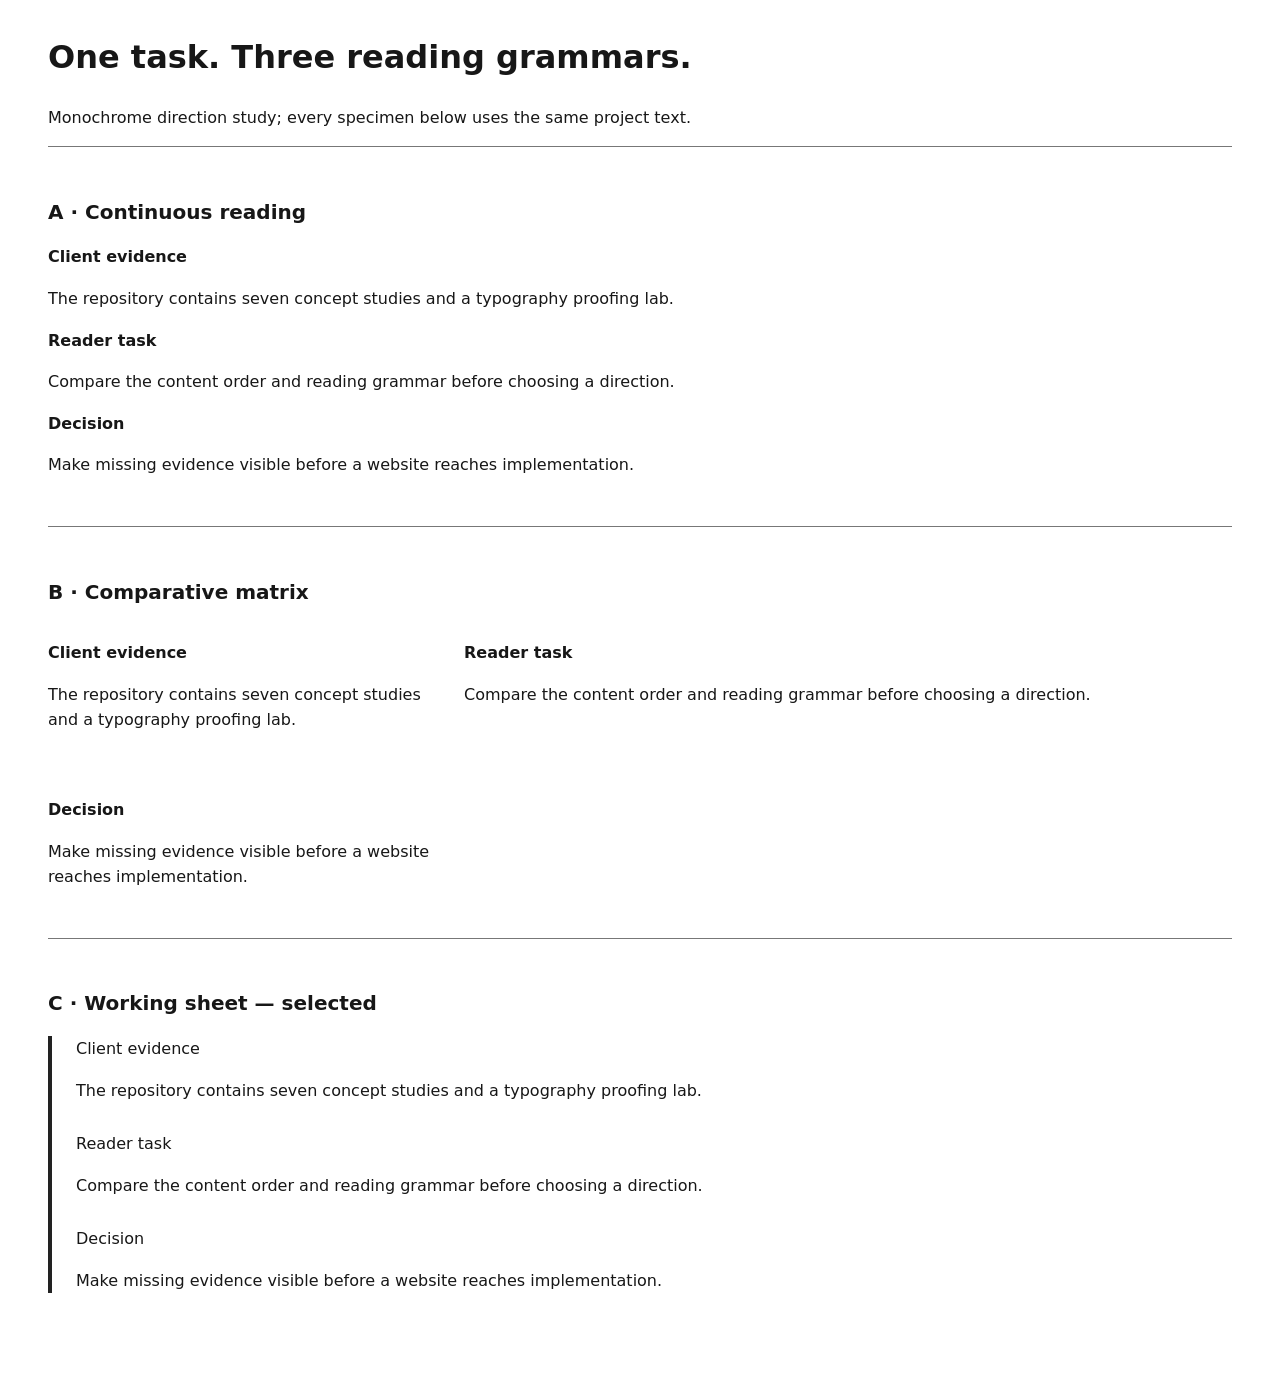
<file: docs/v4-type-specimens.html>
<!doctype html>
<html lang="en"><meta charset="utf-8"><meta name="viewport" content="width=device-width,initial-scale=1"><title>Direction Room — same-copy specimens</title>
<style>*{box-sizing:border-box}body{margin:2rem;font:1rem/1.6 system-ui,sans-serif;color:#171717;background:#fff}main{max-width:74rem;margin:auto}section{padding:2rem 0;border-top:1px solid #777}h1{font-size:2rem}h2{font-size:1.25rem}h3{font-size:1rem}p{max-width:65ch}.matrix .copy{display:grid;grid-template-columns:1fr 2fr;gap:2rem}.sheet .copy{border-left:.25rem solid #222;padding-left:1.5rem}.sheet h3{font-weight:500}.sheet p{margin-bottom:1.75rem}@media(max-width:40rem){body{margin:1rem}.matrix .copy{display:block}}</style>
<main><h1>One task. Three reading grammars.</h1><p>Monochrome direction study; every specimen below uses the same project text.</p>
<section class="reading"><h2>A · Continuous reading</h2><div class="copy"><div><h3>Client evidence</h3><p>The repository contains seven concept studies and a typography proofing lab.</p></div><div><h3>Reader task</h3><p>Compare the content order and reading grammar before choosing a direction.</p></div><div><h3>Decision</h3><p>Make missing evidence visible before a website reaches implementation.</p></div></div></section>
<section class="matrix"><h2>B · Comparative matrix</h2><div class="copy"><div><h3>Client evidence</h3><p>The repository contains seven concept studies and a typography proofing lab.</p></div><div><h3>Reader task</h3><p>Compare the content order and reading grammar before choosing a direction.</p></div><div><h3>Decision</h3><p>Make missing evidence visible before a website reaches implementation.</p></div></div></section>
<section class="sheet"><h2>C · Working sheet — selected</h2><div class="copy"><div><h3>Client evidence</h3><p>The repository contains seven concept studies and a typography proofing lab.</p></div><div><h3>Reader task</h3><p>Compare the content order and reading grammar before choosing a direction.</p></div><div><h3>Decision</h3><p>Make missing evidence visible before a website reaches implementation.</p></div></div></section></main></html>
</file>
<file: styles.css>
:root{--bg:#e4ebf3;--ink:#101b29;--mute:#526070;--line:#9aa8b8;--line-soft:#c0cbd6;--blue:#1848e5;--light:#f5f8fb;--signal:#d5fd3b;--pad:clamp(19px,4.2vw,76px)}
*,*::before,*::after{box-sizing:border-box}
html{scroll-behavior:smooth;scroll-padding-top:36px}
body{margin:0;background:var(--bg);color:var(--ink);font-family:system-ui,-apple-system,BlinkMacSystemFont,'Segoe UI',Arial,sans-serif;font-size:16px;line-height:1.5;-webkit-font-smoothing:antialiased}
a{color:inherit;text-decoration:none}
button,input{font:inherit}
button{cursor:pointer}
:focus-visible{outline:3px solid var(--blue);outline-offset:4px}
::selection{background:var(--signal);color:var(--ink)}
.skip{position:absolute;left:12px;top:-80px;padding:11px 18px;background:var(--ink);color:white;z-index:10}
.skip:focus{top:12px}
.visually-hidden{position:absolute!important;height:1px;width:1px;overflow:hidden;clip:rect(0,0,0,0);white-space:nowrap}
.mast-nav{min-height:86px;border-bottom:1px solid var(--ink);padding:16px var(--pad);display:flex;align-items:center;justify-content:space-between;gap:24px}
.brand{display:flex;align-items:center;gap:14px;flex:none}
.monogram{font-family:Georgia,serif;font-style:italic;font-size:26px;border:1.5px solid var(--ink);width:51px;height:51px;display:inline-flex;align-items:center;justify-content:center;white-space:nowrap;letter-spacing:-.12em;padding-right:2px}
.slash{color:var(--blue)}
.brand-text{font-weight:800;font-size:13px;letter-spacing:.055em;line-height:1.2}
.brand-text span{font-weight:500;letter-spacing:.04em;font-size:11px}
.nav-middle,.mast-nav nav,.statement-marker,.chapter-tag,.plate-top,.plate-bottom,.ax-index,.section-kicker,.archive-head,.study-num,.study-tag,.detail-index,.detail-label,.text-link,.footer-meta,.detail-link,.detail-context{font-family:system-ui,-apple-system,sans-serif;font-size:12px;letter-spacing:.005em;line-height:1.5}
.nav-middle{color:var(--mute);text-align:center}
.mast-nav nav{display:flex;gap:20px;font-weight:650;white-space:nowrap}.mast-nav nav a{min-height:44px;display:inline-flex;align-items:center}
.mast-nav a:hover,.text-link:hover,.footer a:hover{color:var(--blue)}
.statement{padding:28px var(--pad) 0;border-bottom:1px solid var(--ink)}
.statement-marker{display:flex;align-items:center;gap:12px;font-weight:700;color:var(--mute)}
.statement-marker>span:not(.signal){color:var(--blue)}
.signal{width:10px;height:10px;background:var(--blue);border-radius:50%;display:inline-block}
.statement-grid{display:grid;grid-template-columns:minmax(0,1fr) 235px;gap:55px;align-items:end;padding:65px 0 74px}
.chapter-tag{margin:0 0 19px;text-transform:none;color:#2145a1;font-weight:700;font-size:13px}
h1,h2,h3,p{margin-top:0}
h1,h2{font-weight:650;letter-spacing:-.045em}
h1{font-size:clamp(41px,5.2vw,83px);line-height:1.07;max-width:21ch;margin-bottom:30px;overflow-wrap:break-word}
h1 em,h2 em{font-family:inherit;font-weight:inherit;letter-spacing:inherit;font-style:normal}
.statement-copy{font-size:clamp(16px,1.2vw,18px);line-height:1.65;max-width:64ch;color:#314254;margin:0}
.index-plate{background:var(--ink);color:var(--light);min-height:280px;padding:22px 18px;display:flex;flex-direction:column;justify-content:space-between}
.plate-top,.plate-bottom{max-width:175px;color:#c6d1db;font-size:12px}
.index-value{font-size:134px;font-weight:bold;line-height:.8;letter-spacing:-.11em;margin-left:-8px}
.index-value span{font-family:Georgia,serif;font-size:45px;color:var(--signal);vertical-align:top;letter-spacing:0;margin-left:5px}
.axioms{display:grid;grid-template-columns:repeat(3,1fr);border-top:1px solid var(--line)}
.axioms>div{padding:21px 15px 22px 0;display:flex;gap:19px;align-items:baseline;font-size:14px;font-weight:600}
.axioms>div+div{border-left:1px solid var(--line);padding-left:24px}
.ax-index{color:var(--blue);font-weight:bold}
.library{padding:100px var(--pad) 120px;background:var(--light)}
.section-kicker{color:var(--blue);font-weight:bold}
.section-title{display:flex;align-items:end;justify-content:space-between;gap:36px;margin:0 0 36px}
.section-title h2{font-size:clamp(40px,4.6vw,68px);line-height:1.08;margin:15px 0 0}
.period{color:var(--blue)}
.section-title>p{max-width:355px;margin:0 0 4px;color:var(--mute);line-height:1.55;font-size:15px}
.controls{display:flex;gap:15px;align-items:center;justify-content:space-between;margin-bottom:19px;flex-wrap:wrap}
.search-wrap{display:flex;align-items:center;flex:1 1 300px;max-width:495px;gap:12px;border-bottom:1px solid var(--ink);min-height:49px}
.search-symbol{font-size:30px;color:var(--blue)}
.search-wrap input{border:0;outline:0;background:transparent;color:var(--ink);padding:10px 2px;width:100%;font-size:14px}
.search-wrap:focus-within{border-color:var(--blue);box-shadow:0 2px var(--blue)}
.search-wrap input::placeholder{color:#647383}
.filters{display:flex;gap:4px}
.filters button{border:1px solid transparent;background:transparent;padding:10px 13px;color:var(--mute);font-family:inherit;font-size:12px;font-weight:650;min-height:44px}
.filters button[aria-pressed=true]{background:var(--ink);color:white}
.filters button:not([aria-pressed=true]):hover{border-color:var(--line);color:var(--ink)}
.archive-head{display:flex;justify-content:space-between;padding:15px 0;border-top:1px solid var(--ink);border-bottom:1px solid var(--line);font-weight:700;color:var(--mute)}
.archive-grid{display:grid;grid-template-columns:minmax(0,1fr) minmax(320px,40%);gap:clamp(22px,3.5vw,54px);align-items:start}
.study-list{min-width:0}
.study-button{width:100%;text-align:left;background:transparent;border:0;border-bottom:1px solid var(--line);padding:22px 3px 24px 0;display:grid;grid-template-columns:45px minmax(0,1fr) 28px;gap:12px;align-items:start;color:var(--ink);transition:padding-left .16s ease,background-color .16s ease}
.study-button:hover,.study-button[aria-current=true]{background:#e9eff6;padding-left:13px}
.study-button[aria-current=true]{border-left:3px solid var(--blue);padding-left:10px}
.study-num{padding-top:6px;font-weight:bold;color:var(--blue)}
.study-title{display:block;font-family:inherit;font-weight:650;font-size:clamp(25px,2.5vw,38px);line-height:1.16;letter-spacing:-.045em;overflow-wrap:break-word}
.study-subtitle{display:block;font-size:14px;line-height:1.5;color:var(--mute);margin-top:9px}
.study-tag{display:inline-block;margin-top:13px;color:#2145a1;font-weight:700;font-size:12px;text-transform:none}
.study-arrow{font-size:23px;color:var(--blue)}
.empty{padding:38px 6px;color:var(--mute);font-size:15px;line-height:1.6}
.detail-shell{position:sticky;top:26px;margin-top:20px}
.detail{background:var(--ink);color:var(--light);padding:clamp(25px,3.2vw,45px);min-height:620px}
.detail-top{display:flex;justify-content:space-between;gap:15px;border-bottom:1px solid #647487;padding-bottom:15px;margin-bottom:35px}
.detail-index{color:var(--signal)}
.detail-context{color:#c8d5e2;text-align:right}
.detail h3{font-family:inherit;font-weight:650;font-size:clamp(31px,3.1vw,47px);letter-spacing:-.045em;line-height:1.13;margin-bottom:16px;overflow-wrap:anywhere}
.detail h3 em{color:var(--signal)}
.detail-deck{color:#c4d0dc;line-height:1.6;font-size:15px;max-width:360px;margin-bottom:30px}
.detail-field{border-top:1px solid #546374;padding:17px 0}
.detail-label{display:block;color:var(--signal);margin-bottom:9px;font-weight:700;font-size:12px}
.detail-value{font-size:14px;line-height:1.6;color:#e2eaf2;margin:0}
.detail-link{display:inline-flex;margin-top:24px;background:var(--signal);color:var(--ink);padding:14px 17px;font-weight:bold;gap:20px}
.detail-link:hover{background:white}
.method{padding:88px var(--pad) 110px;border-top:1px solid var(--ink)}
.method-body{display:grid;grid-template-columns:1.25fr .75fr;gap:clamp(35px,7vw,110px);padding-top:35px}
.method h2{font-size:clamp(42px,4.5vw,68px);font-weight:650;line-height:1.11;max-width:21ch}
.method-copy{padding-top:8px}
.method-copy p{font-size:16px;line-height:1.73;color:#394b5c}
.text-link{display:inline-flex;gap:16px;border-bottom:2px solid var(--blue);padding:14px 0;margin-top:17px;font-weight:bold}
.footer{background:var(--ink);color:var(--light);padding:50px var(--pad) 30px}
.footer-brand{font-size:clamp(33px,5vw,75px);letter-spacing:-.065em;font-weight:bold;line-height:1}
.footer-brand i{font-family:Georgia,serif;font-weight:400;color:var(--signal)}
.footer-meta{display:flex;flex-wrap:wrap;justify-content:space-between;gap:16px;color:#cbd6df;margin-top:60px;padding-top:19px;border-top:1px solid #586878;font-size:12px}
@media(max-width:1050px){.nav-middle{display:none}.statement-grid{gap:20px;grid-template-columns:minmax(0,1fr) 195px}.index-plate{min-height:240px}.index-value{font-size:108px}}
@media(max-width:820px){.mast-nav{min-height:76px}.statement-grid{display:block;padding:56px 0 40px}.index-plate{display:none}.axioms{grid-template-columns:1fr}.axioms>div,.axioms>div+div{border-left:0;padding:13px 0;border-top:1px solid var(--line)}.library{padding-top:66px;padding-bottom:75px}.section-title{display:block}.section-title>p{margin-top:22px}.archive-grid{grid-template-columns:1fr;gap:25px}.detail-shell{position:static;margin-top:0}.detail{min-height:auto}.method-body{grid-template-columns:1fr;gap:0}}
@media(max-width:550px){.mast-nav{padding:13px var(--pad)}.brand{gap:10px}.brand-text{font-size:11px}.mast-nav nav{gap:9px;font-size:12px}.mast-nav nav a:first-child,.mast-nav nav a:last-child{display:none}.monogram{height:43px;width:43px;font-size:22px}h1{font-size:clamp(42px,11vw,68px)}.statement-copy{font-size:15px}.statement{padding-top:19px}.chapter-tag{margin-bottom:17px}.section-title h2{font-size:51px}.controls{display:block}.search-wrap{max-width:none}.filters{margin-top:16px;flex-wrap:wrap}.filters button{padding:11px 12px}.study-button{grid-template-columns:34px minmax(0,1fr) 19px;gap:7px}.study-title{font-size:30px}.detail{padding:27px 23px}.footer-meta{display:block}.footer-meta>*{display:block;margin-top:10px}}
@media(prefers-reduced-motion:reduce){html{scroll-behavior:auto}*,*::before,*::after{transition-duration:.01ms!important;animation-duration:.01ms!important}}
</file>
<file: concepts/styles.css>
@import url('https://fonts.googleapis.com/css2?family=DM+Mono:wght@400;500&family=DM+Sans:wght@400;500;600;700&family=Instrument+Serif:ital@0;1&family=Manrope:wght@400;500;600;700;800&family=Oswald:wght@400;500;600;700&display=swap');
:root{--ink:#162021;--canvas:#e8e6df;--edge:#a6aaa3;--accent:#df401f;--mono:'DM Mono','Courier New',monospace;--sans:'DM Sans',Arial,sans-serif;--serif:'Instrument Serif',Georgia,serif}
*{box-sizing:border-box}
html{scroll-behavior:smooth}
body{margin:0;background:var(--canvas);font-family:var(--sans);color:var(--ink);-webkit-font-smoothing:antialiased}
a{color:inherit;text-decoration:none}
button{font:inherit;cursor:pointer}button:focus-visible,a:focus-visible{outline:3px solid var(--accent);outline-offset:3px}
.skip{position:absolute;top:-70px;left:12px;background:black;color:white;padding:12px;z-index:999}.skip:focus{top:12px}
.lab-header{padding:18px clamp(20px,4vw,70px);min-height:79px;border-bottom:1px solid #a5a79f;display:flex;align-items:center;justify-content:space-between;gap:20px;font-family:var(--mono);font-size:10px;letter-spacing:.05em}
.lab-logo{display:flex;gap:12px;align-items:center;font-size:10px;line-height:1.4;font-weight:bold;letter-spacing:.06em}.mark{width:48px;height:44px;border:1px solid #132223;display:flex;align-items:center;justify-content:center;font-size:21px;letter-spacing:-.1em;font-family:Georgia,serif;font-style:italic;font-weight:normal;padding-right:5px}.mark span{color:var(--accent)}
.lab-identity{display:flex;align-items:center;gap:12px;color:#555f5d}.lab-meta{white-space:nowrap}.lab-meta span{color:#d34024}.live-dot{height:8px;width:8px;border-radius:50%;background:#e5502d}.sep{color:#aaa}
.intro{display:grid;grid-template-columns:18% 1fr;gap:5vw;max-width:1550px;margin:auto;padding:62px clamp(20px,4vw,70px) 68px}
.intro-side{display:flex;flex-direction:column;justify-content:space-between;font:10px var(--mono);color:#636b69;min-height:190px}
.intro-content h1{font-size:clamp(54px,7vw,106px);font-weight:500;letter-spacing:-.085em;line-height:.98;margin:0 0 25px}
.intro-content h1 em{font-family:var(--serif);font-weight:400;letter-spacing:-.055em}
.intro-content>p{max-width:690px;line-height:1.6;font-size:16px;margin:0 0 20px;color:#425052}
.intro-content .intro-note{font:11px/1.7 var(--mono);color:#58635f}.intro-note span{color:var(--accent);margin-right:13px}
.explorer{background:#c7c8c0;padding:32px clamp(16px,3.3vw,57px) 65px}
.explorer-head{max-width:1550px;margin:0 auto 23px;display:flex;align-items:end;justify-content:space-between;gap:20px}
.tinycaps,.explorer-title>span,.explorer-utility{font:10px var(--mono);letter-spacing:.06em;color:#4b5752}
.explorer-title{display:flex;flex-direction:column;gap:7px}.explorer-title strong{font-size:27px;line-height:1.1;letter-spacing:-.04em;font-weight:600;color:#101b1c}
.explorer-utility{display:flex;align-items:center;gap:15px}.explorer-utility>span{margin-right:8px}
.nav-arrow{border:1px solid #626e68;width:38px;height:38px;background:transparent;color:#1b2523;font-size:20px}.nav-arrow:hover{background:#1b2523;color:white}
.choice-strip{max-width:1550px;margin:0 auto 21px;display:grid;grid-template-columns:repeat(7,minmax(0,1fr));border-top:1px solid #8b9288;border-left:1px solid #8b9288}
.choice-strip button{min-width:0;border:0;border-right:1px solid #8b9288;border-bottom:1px solid #8b9288;background:transparent;padding:15px 8px;text-align:center;font-size:12px;font-weight:600;letter-spacing:-.025em;white-space:nowrap;color:#47504c;transition:background .12s,color .12s}
.choice-strip button span{font:10px var(--mono);margin-right:5px;color:#777d75}.choice-strip button:hover{background:#deded8;color:#14201b}
.choice-strip button[aria-pressed=true]{background:#131f20;color:white}.choice-strip button[aria-pressed=true] span{color:#dce9af}
.stage-wrap{max-width:1550px;margin:auto;background:#edf0e7;border:1px solid #172423;box-shadow:0 20px 38px rgba(26,28,22,.09)}
.stage{min-height:600px}.concept{min-height:clamp(560px,52vw,730px);width:100%;position:relative;overflow:hidden}
.rationale{max-width:1550px;margin:27px auto 0;display:grid;grid-template-columns:1.15fr 1.5fr 1fr 1fr;gap:25px}
.rationale-block{border-top:1px solid #828a81;padding-top:13px}.rationale-block>span{display:block;font:10px/1.5 var(--mono);color:#57655b;letter-spacing:.04em;margin-bottom:9px}
.rationale h2{font-size:20px;line-height:1.2;letter-spacing:-.045em;font-weight:600;margin:0}.rationale p{margin:0;color:#3f4b45;font-size:13px;line-height:1.6}
.footer-explainer{display:grid;grid-template-columns:35% 1fr;gap:5vw;padding:88px clamp(20px,5vw,80px);background:#e8e6df}
.end-index{font-size:clamp(95px,16vw,240px);letter-spacing:-.13em;line-height:.85;font-weight:600;color:#b3bcb4}.footer-explainer h2{font-size:clamp(45px,6vw,87px);line-height:1.05;letter-spacing:-.065em;margin:20px 0 24px;font-weight:500}.footer-explainer h2 em{font-family:var(--serif);font-weight:400}
.footer-explainer p{max-width:590px;line-height:1.7;color:#3f4b47}.footer-explainer a{font:11px var(--mono);display:inline-block;padding:16px 0 9px;border-bottom:2px solid #172423;margin-top:12px}
.lab-footer{background:#132020;color:#d9e0dc;padding:26px clamp(20px,4vw,70px);display:flex;justify-content:space-between;gap:15px;font:10px var(--mono);letter-spacing:.04em}
@keyframes appear{from{opacity:.55;transform:translateY(6px)}to{opacity:1;transform:translateY(0)}}.concept{animation:appear .25s ease-out}

/* 01 — MONOGRAPH: article/volume anatomy, strong type and a printed image plate. */
.con-mono{background:#eee8da;color:#302a29;font-family:var(--serif);padding:30px 4.1% 0;display:flex;flex-direction:column}
.mono-header{display:grid;grid-template-columns:1fr 1.1fr 1fr;align-items:start;padding-bottom:18px;border-bottom:1px solid #534740;gap:10px;color:#443d38}
.mono-name{font:700 15px/1.1 Arial,sans-serif;letter-spacing:-.05em}.mono-name>span{font-size:9px;vertical-align:super;margin-left:2px}
.mono-head-right,.mono-page{font:10px/1.5 var(--mono);letter-spacing:.025em}.mono-page{text-align:right}
.mono-layout{display:grid;grid-template-columns:53% 47%;flex:1;min-height:0}.mono-left{padding:30px 4% 22px 0;display:flex;flex-direction:column;justify-content:space-between;min-width:0}
.mono-tiny{font:9px var(--mono);color:#745a4b;letter-spacing:.03em}
.mono-left h2{font:normal clamp(60px,7.6vw,132px)/.76 var(--serif);letter-spacing:-.068em;margin:15px 0 10px;white-space:nowrap}.mono-left h2 i{color:#a54b37;font-weight:400}
.mono-bottom{display:grid;grid-template-columns:1fr 1.4fr;gap:23px;border-top:1px solid #786c60;padding-top:15px;align-items:start}
.mono-issue{font:11px var(--mono);color:#9b4b3b}.mono-issue span{display:block;font-size:9px;line-height:1.5;margin-top:5px;color:#594b40}.mono-bottom p{font:13px/1.45 Georgia,serif;margin:0;max-width:260px}
.mono-right{min-width:0;display:flex;flex-direction:column;padding-top:22px}.mono-photo{position:relative;flex:1;min-height:350px;background:linear-gradient(180deg,#9aa09f 0%,#c6b6a3 58%,#a8a18e 59%,#89816e 100%);overflow:hidden}
.mono-sun{position:absolute;width:54%;aspect-ratio:1;border-radius:50%;left:31%;top:10%;background:#e7ddbd;filter:blur(10px);opacity:.65}
.mono-building{position:absolute;bottom:10%;left:16%;width:70%;height:46%;background:linear-gradient(135deg,#dbcab3,#85786d);clip-path:polygon(0 19%,68% 0,100% 16%,100% 100%,0 100%);box-shadow:18px 22px 30px #4f514e}
.mono-building span:first-child{position:absolute;width:24%;height:47%;background:#313c3d;bottom:0;left:14%}.mono-building span:nth-child(2){position:absolute;width:31%;height:35%;background:#4b5150;left:49%;top:33%;box-shadow:inset 8px 0 0 #b09d8b}.mono-building span:nth-child(3){position:absolute;width:100%;height:7%;background:rgba(70,53,46,.35);top:15%}
.mono-ground{position:absolute;bottom:0;left:-15%;width:160%;height:10%;background:linear-gradient(90deg,#5d6758,#9a9279)}
.mono-caption{display:flex;justify-content:space-between;gap:10px;font:9px/1.4 var(--mono);padding:12px 0;color:#605446}
.mono-toc{border-top:1px solid #72685b;display:flex;justify-content:space-between;gap:15px;padding:17px 0;font:10px var(--mono)}

/* 02 — CARTOGRAPHY: directory + navigable spatial field, non-linear entry. */
.con-map{background:#e5e9dc;color:#153f34;font-family:var(--sans);display:flex;flex-direction:column}
.map-head{display:flex;justify-content:space-between;align-items:center;gap:15px;padding:19px 3%;border-bottom:1px solid #6f8d82;font:9px var(--mono)}
.map-brand{font-size:18px;font-weight:700}.map-brand small{font-size:9px}.map-edition{font-weight:bold}
.map-layout{display:grid;grid-template-columns:36% 64%;flex:1;min-height:0}
.map-directory{padding:36px 8% 26px;display:flex;flex-direction:column;border-right:1px solid #97ada0;min-width:0}.map-small{font:9px var(--mono);color:#587265}
.map-directory h2{font-size:clamp(37px,4.1vw,67px);line-height:1;letter-spacing:-.072em;font-weight:500;margin:22px 0 10px}.map-directory h2 i{font-family:var(--serif);font-weight:400}
.map-directory>p{font-size:13px;line-height:1.55;color:#577467;max-width:230px}.map-list{margin-top:20px;border-top:1px solid #91a79a}
.map-place{display:grid;grid-template-columns:30px 1fr;gap:4px 11px;text-align:left;width:100%;border:0;border-bottom:1px solid #acbdb0;background:transparent;padding:11px 7px 12px 0;color:#17473a}
.map-place span{grid-row:span 2;font:10px var(--mono);padding-top:3px}.map-place strong{font-size:15px;font-weight:600;letter-spacing:-.035em}.map-place small{font:9px var(--mono);color:#698577}
.map-place:hover,.map-place.active{background:#cfdbcd;padding-left:7px}.map-place.active{box-shadow:inset 3px 0 0 #e45128}
.map-bottom{margin-top:auto;padding-top:15px;display:flex;flex-direction:column;gap:7px;font:9px var(--mono)}.map-bottom b{font-weight:600}.map-bottom span{color:#db4b26}
.map-canvas{position:relative;background:#dae6db;overflow:hidden}.map-canvas svg{width:100%;height:100%;position:absolute;inset:0}
.map-overlay{position:absolute;top:17px;left:20px;right:20px;z-index:1;display:flex;justify-content:space-between;font:9px var(--mono);color:#517264}.map-scale{position:absolute;right:22px;bottom:25px;display:flex;align-items:center;gap:12px;font:9px var(--mono)}
.map-scale div{width:70px;border-top:2px solid #214e3b}.pin text{font:13px var(--mono);fill:#184a3b}.pin{opacity:.6;transition:opacity .15s}.pin.active{opacity:1}.pin.active circle:nth-child(1){fill:#ef4922}

/* 03 — FILM: sequential chapter story; imagery dominates, not a grid. */
.con-film{background:#131210;color:#f7f3e7;display:flex;flex-direction:column;justify-content:space-between;font-family:var(--sans);isolation:isolate}
.film-scene{position:absolute;inset:0;z-index:-1;background:radial-gradient(ellipse at 73% 34%,#d5aa6b 0%,#9a6544 21%,#473b39 45%,#16181a 72%,#141718 100%)}
.film-noise{position:absolute;inset:0;opacity:.2;background:repeating-linear-gradient(38deg,transparent 0 3px,rgba(250,242,204,.04) 3px 4px)}
.film-horizon{position:absolute;bottom:0;left:0;right:0;height:21%;background:linear-gradient(0deg,#0f1110,transparent)}
.film-structure{position:absolute;right:7%;bottom:15%;width:57%;height:56%;filter:drop-shadow(-45px 25px 20px rgba(0,0,0,.24))}
.film-structure-roof{position:absolute;left:3%;top:2%;width:92%;height:27%;background:#a9957f;clip-path:polygon(0 54%,52% 0,100% 44%,47% 100%)}
.film-structure-front{position:absolute;left:13%;top:24%;width:40%;height:76%;background:linear-gradient(110deg,#817064,#413e37);clip-path:polygon(0 0,100% 10%,100% 100%,0 84%)}
.film-structure-side{position:absolute;left:50%;top:25%;width:45%;height:75%;background:linear-gradient(120deg,#514e46,#1d2524);clip-path:polygon(0 8%,100% 0,100% 80%,0 100%)}
.film-opening{position:absolute;left:67%;top:41%;height:42%;width:11%;background:linear-gradient(#1c2929,#151616);transform:skewY(-5deg);box-shadow:0 0 19px rgba(11,20,25,.3)}
.film-nav{display:flex;justify-content:space-between;padding:28px 3.5%;gap:10px;font:10px var(--mono);letter-spacing:.05em}.film-nav b{color:#f2b977}
.film-content{padding:0 4% 12px;position:relative;z-index:1}.film-eyebrow{font:10px var(--mono);color:#f4c699;letter-spacing:.05em}
.film-content h2{font:normal clamp(66px,8.7vw,142px)/.84 var(--serif);letter-spacing:-.045em;margin:22px 0 19px}.film-content h2 em{color:#ecb67c}
.film-content p{font-size:14px;max-width:260px;line-height:1.55;margin:0}
.film-controls{display:flex;align-items:stretch;gap:0;border-top:1px solid rgba(255,255,255,.4);background:rgba(9,12,12,.35);backdrop-filter:blur(5px);padding:0 3%}
.film-controls button{display:flex;flex-direction:column;gap:13px;border:0;border-top:3px solid transparent;background:transparent;text-align:left;padding:14px 25px 19px 5px;min-width:15%;color:#d4c7b5;font:10px var(--mono)}
.film-controls button span{font-size:9px;color:#e2dfd6}.film-controls button:hover,.film-controls button.active{border-top-color:#e7ac6b;color:#fff}.film-status{margin-left:auto;align-self:end;padding:0 0 19px;font:10px var(--mono);opacity:.8}
.con-film[data-phase="1"] .film-scene{background:radial-gradient(ellipse at 65% 30%,#b1c1b4 0%,#536b61 25%,#303e3f 53%,#111616 82%)}
.con-film[data-phase="2"] .film-scene{background:radial-gradient(ellipse at 65% 27%,#f3d9a4 0%,#bd8561 24%,#675043 52%,#1a1b1a 87%)}

/* 04 — BLUEPRINT: archive workspace, no landing-page hero. */
.con-blue{background:#082e4e;color:#b9d7e6;font-family:var(--mono);display:flex;flex-direction:column}
.blue-top{display:flex;align-items:center;justify-content:space-between;border-bottom:1px solid #487d98;padding:17px 2%;font:10px var(--mono);gap:10px}
.blue-brand{font-family:Arial,sans-serif;font-size:20px;font-weight:bold;letter-spacing:-.04em;color:#e4ecf2}.blue-brand span{color:#e6ba5d}.blue-login{color:#f5b84d}
.blue-work{display:grid;grid-template-columns:22% 56% 22%;flex:1;min-height:0}
.blue-files,.blue-panel{min-width:0;padding:19px 6%}.blue-files{border-right:1px solid #3d6683;display:flex;flex-direction:column}
.blue-files-header,.blue-panel-title{display:flex;justify-content:space-between;font-size:10px;color:#f0ba55;border-bottom:1px solid #315d78;padding:0 0 18px}
.blue-tree{display:flex;flex-direction:column;gap:1px;padding-top:20px}
.blue-tree>span{margin:8px 0;color:#84afc1;font-size:10px}
.blue-tree button{border:0;background:transparent;text-align:left;padding:12px 5px;color:#c4dfec;font:10px var(--mono)}
.blue-tree button.active,.blue-tree button:hover{background:#d0edf4;color:#092c4b}
.blue-file-bottom{margin-top:auto;color:#87a9b7;font-size:9px;line-height:1.8;padding-top:15px}
.blue-drawing{position:relative;display:flex;flex-direction:column;min-width:0}
.blue-drawing-head,.blue-drawing-bottom{display:flex;justify-content:space-between;padding:18px 3%;font:10px var(--mono);color:#d4e7ec}
.blue-drawing-head{border-bottom:1px solid #315d78}.blue-drawing-bottom{border-top:1px solid #315d78;margin-top:auto;font-size:9px}
.blue-drawing>svg{width:100%;height:100%;max-height:500px;min-height:200px;object-fit:contain}
.blue-panel{border-left:1px solid #3d6683;display:flex;flex-direction:column}
.blue-panel dl{padding-top:13px;margin:0}.blue-panel dt{color:#7fb0c5;font-size:10px;margin-top:22px}
.blue-panel dd{font-size:12px;margin:7px 0 0;color:#e6edf3;line-height:1.5}
.blue-stamp{margin-top:auto;border:1px solid #e5b65c;color:#f6cc85;padding:14px 8px;transform:rotate(-3deg);font-size:11px;line-height:1.5;text-align:center}
.blue-stamp span{font-size:9px}

/* 05 — PUBLIC INDEX: civic poster and browsable table. */
.con-public{background:#f6cb2a;color:#121714;padding:26px 3.5% 20px;display:flex;flex-direction:column}
.public-nav{display:flex;justify-content:space-between;align-items:start;gap:16px;border-bottom:2px solid #1e2017;padding-bottom:15px;font:10px var(--mono)}
.public-name{font:900 38px/1 Arial,sans-serif;letter-spacing:-.09em}.public-name span{font-size:12px;vertical-align:top;margin-left:4px}
.public-nav-right{line-height:1.5}
.public-kicker{padding:20px 0 3px;font:10px var(--mono);letter-spacing:.02em}
.public-headline{display:grid;grid-template-columns:1fr 25%;gap:20px;align-items:end;border-bottom:2px solid #141a15;padding:0 0 16px}
.public-headline h2{font:700 clamp(100px,14vw,224px)/.71 'Oswald','Arial Narrow',Impact,sans-serif;letter-spacing:-.065em;margin:15px 0 12px}
.public-headline h2 span{color:#e84a24}
.public-headline p{margin:0 0 19px;max-width:260px;font-size:17px;font-weight:600;line-height:1.45}
.public-list-header{display:grid;grid-template-columns:1fr 17% 10% 12%;gap:10px;padding:14px 10px;font:9px var(--mono);border-bottom:1px solid #21231a}
.public-rows{display:flex;flex-direction:column}
.public-row{display:grid;grid-template-columns:1fr 17% 10% 12%;gap:10px;align-items:center;border:0;border-bottom:1px solid #22261c;background:transparent;color:#121714;text-align:left;padding:12px 10px}
.public-row b{font:700 19px 'Oswald',Impact,sans-serif}.public-row span,.public-row strong{font:10px var(--mono)}.public-row strong{text-align:right}
.public-row.active,.public-row:hover{background:#101714;color:#f6cb2a}
.public-bottom{margin-top:auto;display:flex;justify-content:space-between;align-items:end;padding-top:15px;font:10px var(--mono)}
.public-bottom>div:first-child{display:flex;flex-direction:column;gap:6px}.public-bottom b{font-weight:500}.public-arrow{font-size:57px;font-weight:normal;line-height:1}

/* 06 — OBJECT GALLERY: centered artifact + side museum metadata. */
.con-object{background:#e2dfd1;color:#30382e;font-family:var(--serif);display:flex;flex-direction:column}
.object-header{display:flex;justify-content:space-between;align-items:start;padding:24px 3%;font:11px/1.2 var(--mono);letter-spacing:.035em}
.object-circle{font-size:43px;color:#6c7767;line-height:.75}
.object-main{display:grid;grid-template-columns:11% 60% 29%;flex:1;min-height:0}
.object-vertical{padding:20px 4px 23px 30%;font:10px/1.5 var(--mono);writing-mode:vertical-rl;transform:rotate(180deg);color:#777c70}
.object-showcase{position:relative;min-width:0;display:flex;align-items:center;justify-content:center}
.object-halo{position:absolute;width:70%;aspect-ratio:1;border-radius:50%;background:#d6d4c4;filter:blur(40px);opacity:.8}
.object-svg{position:relative;width:90%;max-height:600px;max-width:700px;filter:saturate(.6)}
.object-guide{position:absolute;bottom:30px;left:25px;right:25px;display:flex;justify-content:space-between;font:10px var(--mono);color:#71786d}
.object-caption{display:flex;flex-direction:column;padding:22px 9% 35px 4%;border-left:1px solid #b6b9aa}
.object-caption-label{font:9px var(--mono);color:#8c5e40;margin-bottom:27px}
.object-caption h2{font:normal clamp(40px,4.4vw,75px)/.95 var(--serif);letter-spacing:-.045em;margin-bottom:22px}
.object-caption h2 i{font-weight:400;color:#8f6e53}
.object-caption p{font:13px/1.7 var(--sans);color:#6d7367;max-width:220px}
.object-index{display:flex;gap:12px;margin-top:auto;margin-bottom:25px}.object-index button{border:0;background:transparent;border-bottom:1px solid #8a9183;padding:6px 9px;font:11px var(--mono)}
.object-index button.active,.object-index button:hover{background:#2c382c;color:#e1e5dc}
.object-material{border-top:1px solid #a1a99b;padding-top:13px;display:flex;flex-direction:column;gap:8px;font:9px var(--mono);color:#77796e}
.con-object[data-object="1"] .object-svg{filter:hue-rotate(23deg) saturate(.52);transform:rotate(-5deg)}.con-object[data-object="2"] .object-svg{filter:hue-rotate(-20deg) saturate(.78);transform:scale(.88)}

/* 07 — MATERIAL JOURNAL: visual process / annotations, not final-work cards. */
.con-journal{background:#efe7d8;color:#473f36;font-family:var(--serif);padding:25px 3%;display:flex;flex-direction:column}
.journal-head{display:flex;align-items:center;justify-content:space-between;padding-bottom:13px;border-bottom:1px solid #806c56;font:10px var(--mono);gap:10px}
.journal-head>span:first-child{font-weight:bold;font-size:13px}.journal-head i{color:#b5573c;font-size:23px}
.journal-title{display:grid;grid-template-columns:1fr 14%;gap:10px;padding:30px 0 22px;position:relative}
.journal-small{grid-column:1/-1;font:10px var(--mono);color:#a44e36}
.journal-title h2{font:normal clamp(57px,6vw,100px)/.87 var(--serif);letter-spacing:-.045em;margin:0}.journal-title h2 em{color:#a64b36}
.journal-edge{text-align:right;font:10px/1.5 var(--mono);align-self:end;color:#7c786f}
.journal-board{display:grid;grid-template-columns:1.05fr .95fr 1.05fr;gap:16px;flex:1;min-height:0}
.journal-note{background:#e0d9c9;display:flex;flex-direction:column;min-height:245px}.journal-note.mid{background:#e8e2d5}.journal-note.end{background:#d9dbcd}
.jn-head{display:flex;justify-content:space-between;padding:13px 16px;font:9px var(--mono);color:#6e6458}.sample{flex:1;position:relative;overflow:hidden;min-height:170px}
.sample-clay{background:#ab5d45}.sample-clay::before{content:'';position:absolute;inset:0;background:repeating-linear-gradient(14deg,transparent 0 9px,#542f2735 10px 12px);opacity:.45}
.sample-shape{width:59%;height:88%;border-radius:50% 50% 10% 10%;background:linear-gradient(120deg,#e7a06c,#bd6b4f 50%,#763c33);box-shadow:28px 9px 25px #542e2a55;position:absolute;left:20%;bottom:-26%;transform:rotate(-18deg)}
.journal-sketch{flex:1;display:flex;align-items:center;justify-content:center;background:repeating-linear-gradient(0deg,#e8e2d5,#e8e2d5 19px,#c7c1b2 20px)}.journal-sketch svg{width:90%;max-height:200px;overflow:visible}
.sample-light{background:linear-gradient(110deg,#3e4a40,#818976 50%,#bbb49c)}.light-window{position:absolute;left:19%;top:12%;width:54%;height:69%;border:17px solid #44493f;background:linear-gradient(140deg,#e4ca87,#e9dfb3);box-shadow:32px 28px 40px #212b2055}.light-window::after{content:'';position:absolute;left:50%;width:9px;height:100%;top:0;background:#44493f}
.jn-foot{display:flex;justify-content:space-between;gap:10px;padding:13px 16px;align-items:baseline;border-top:1px solid #c0b8a7}
.jn-foot b{font:12px var(--mono)}.jn-foot span{font:11px/1.4 var(--sans);text-align:right;max-width:155px}
.journal-foot{padding-top:20px;display:flex;align-items:end;justify-content:space-between;gap:25px}.journal-foot p{font:14px/1.45 var(--serif);max-width:470px;margin:0}.journal-foot span{font:10px var(--mono);white-space:nowrap;color:#a44e36}
@media(min-width:1550px){.mono-left h2{font-size:130px}.public-headline h2{font-size:220px}}
@media(max-width:1120px){.rationale{grid-template-columns:repeat(2,1fr)}.choice-strip button{font-size:10px}.choice-strip button span{display:block;margin:0 0 4px}.stage{min-height:560px}.concept{min-height:560px}.mono-left h2{font-size:clamp(52px,7vw,95px)}.public-headline h2{font-size:clamp(96px,13vw,150px)}.blue-work{grid-template-columns:22% 55% 23%}}
@media(max-width:760px){.lab-identity,.lab-meta{display:none}.intro{display:block;padding-top:44px;padding-bottom:45px}.intro-side{min-height:0;display:flex;flex-direction:row;margin-bottom:25px}.intro-content h1{font-size:65px}.explorer{padding:23px 12px 40px}.choice-strip{overflow-x:auto;display:flex;scrollbar-width:thin}.choice-strip button{flex:0 0 116px}.rationale{gap:18px}.stage{min-height:530px}.concept{min-height:530px}.mono-layout{grid-template-columns:51% 49%}.mono-left h2{font-size:clamp(44px,7.9vw,64px)}.mono-bottom{display:block}.mono-bottom p{margin-top:12px;font-size:12px}.mono-photo{min-height:300px}.map-layout{grid-template-columns:41% 59%}.map-directory{padding:26px 6%}.map-directory h2{font-size:41px}.map-place small{display:none}.map-canvas svg{object-fit:cover}.film-content h2{font-size:88px}.blue-work{grid-template-columns:25% 75%}.blue-panel{display:none}.blue-top>span:nth-child(2){display:none}.blue-tree button{font-size:9px}.public-headline h2{font-size:100px}.public-headline p{font-size:13px}.object-main{grid-template-columns:8% 58% 34%}.object-caption h2{font-size:43px}.journal-title h2{font-size:60px}.journal-board{gap:6px}.jn-foot{display:block}.jn-foot span{display:block;text-align:left;padding-top:8px}.footer-explainer{display:block}.end-index{font-size:110px;margin-bottom:40px}.lab-footer{display:block}.lab-footer span{display:block;margin:8px 0}}
@media(max-width:510px){.intro-content h1{font-size:55px}.intro-content>p{font-size:14px}.explorer-head{align-items:center}.explorer-title strong{font-size:18px}.explorer-utility{gap:5px}.nav-arrow{width:32px;height:32px}.explorer-utility>span{display:none}.rationale{grid-template-columns:1fr}.stage-wrap{overflow-x:auto}.concept{min-height:530px;min-width:355px}.mono-header{grid-template-columns:1fr 1fr}.mono-head-right{display:none}.mono-left h2{font-size:45px}.mono-photo{min-height:330px}.mono-bottom p{font-size:10px}.mono-bottom{padding-top:10px}.mono-toc{font-size:8px}.map-head{font-size:8px}.map-coordinates{display:none}.map-layout{grid-template-columns:44% 56%}.map-directory h2{font-size:34px}.map-directory>p{font-size:11px}.map-place{grid-template-columns:17px 1fr}.map-place strong{font-size:12px}.map-bottom{font-size:8px}.map-overlay{font-size:8px}.film-content h2{font-size:75px}.film-controls button{padding:12px 9px;min-width:23%}.film-status{display:none}.blue-top{font-size:8px}.blue-work{grid-template-columns:31% 69%}.blue-files{padding:17px 4%}.blue-files-header{font-size:9px}.blue-tree button{font-size:8px;overflow-wrap:anywhere}.public-headline{grid-template-columns:1fr}.public-headline h2{font-size:94px;margin:11px 0 0}.public-headline p{max-width:none;font-size:12px;margin:5px 0}.public-row b{font-size:14px}.public-row span{font-size:8px}.public-nav-right{display:none}.object-main{grid-template-columns:8% 53% 39%}.object-vertical{padding-left:7px;font-size:8px}.object-caption{padding-right:5%}.object-caption h2{font-size:35px}.object-caption p{font-size:11px}.object-guide{font-size:8px}.journal-title h2{font-size:48px}.journal-board{grid-template-columns:repeat(3,minmax(0,1fr));gap:4px}.journal-note{min-width:0}.jn-head{font-size:8px;padding:10px 6px}.jn-head span:nth-child(2){display:none}.jn-foot{padding:9px 6px}.jn-foot b{font-size:10px}.jn-foot span{font-size:9px}.journal-foot{display:block}.journal-foot span{display:block;margin-top:12px}}
@media(prefers-reduced-motion:reduce){*,*::before,*::after{animation-duration:.01ms!important;transition-duration:.01ms!important}html{scroll-behavior:auto}}
</file>
<file: direction-room/room.css>
:root{--paper:#e4ebf3;--sheet:#f7f9fc;--ink:#101b29;--muted:#46586a;--rule:#9aa8b8;--blue:#1848e5;--lime:#d5fd3b;--pad:clamp(1rem,4vw,4.5rem)}
*,*::before,*::after{box-sizing:border-box}html{scroll-behavior:smooth;scroll-padding-top:1rem}body{margin:0;background:var(--paper);color:var(--ink);font:1rem/1.65 system-ui,-apple-system,BlinkMacSystemFont,'Segoe UI',sans-serif}button,input,textarea,select{font:inherit;color:inherit}button,a,input,textarea,select{-webkit-tap-highlight-color:transparent}a{color:inherit;text-underline-offset:.25em}button{cursor:pointer;min-height:2.75rem;border:1px solid var(--rule);background:transparent;padding:.6rem 1rem;line-height:1.5;text-align:left;overflow-wrap:anywhere}button:hover{background:#d7e2f1}button:focus-visible,a:focus-visible,summary:focus-visible,input:focus-visible,textarea:focus-visible,select:focus-visible,[tabindex]:focus-visible{outline:3px solid var(--blue);outline-offset:4px}button:disabled{cursor:default}h1,h2,h3,p{margin-top:0}h1,h2,h3{line-height:1.2}h2{font-size:1.5rem;letter-spacing:-.025em}h3{font-size:1.1rem}p{max-width:68ch}[hidden]{display:none!important}.skip{position:absolute;top:-10rem;left:1rem;z-index:10;padding:1rem;background:var(--ink);color:white}.skip:focus{top:1rem}.masthead{padding:1.2rem var(--pad);border-bottom:1px solid var(--ink);display:flex;align-items:center;justify-content:space-between;gap:1rem;flex-wrap:wrap}.brand{font-size:1.15rem;font-weight:750;text-decoration:none}.brand span{display:block;font-size:.875rem;font-weight:400;color:var(--muted)}.masthead nav{display:flex;gap:1.5rem;flex-wrap:wrap;font-size:.875rem}.masthead nav a{display:inline-flex;align-items:center;min-height:2.75rem}main{max-width:1600px;margin:auto;padding:0 var(--pad)}.intro{display:grid;grid-template-columns:1.3fr 1fr;gap:3rem;padding:3.5rem 0 2rem;align-items:end}.eyebrow{font-size:.875rem;color:var(--blue);font-weight:650;margin-bottom:1rem}h1{font-size:clamp(2rem,1.35rem + 3vw,3.5rem);letter-spacing:-.055em;font-weight:650;margin-bottom:0;overflow-wrap:anywhere}h1 span{color:var(--blue)}.intro-copy{color:var(--muted);margin:0;font-size:1rem;max-width:52ch}.toolbar{display:flex;justify-content:space-between;gap:1rem;flex-wrap:wrap;padding:1.2rem 0;border-top:1px solid var(--ink);border-bottom:1px solid var(--rule)}.file-actions{display:flex;gap:.5rem;flex-wrap:wrap}.primary{background:var(--blue);color:white;border-color:var(--blue);font-weight:650}.primary:hover{background:#1036b6}#notice{font-size:.875rem;color:var(--muted);margin:.85rem 0 1.5rem;min-height:1.5em;overflow-wrap:anywhere}#notice.error{color:#99271d;font-weight:600}.workspace{display:grid;grid-template-columns:minmax(0,1fr) minmax(275px,330px);gap:2rem;align-items:start}.editor{min-width:0;background:var(--sheet);border:1px solid var(--rule)}.steps{display:grid;grid-template-columns:repeat(3,minmax(0,1fr));border-bottom:1px solid var(--rule)}.steps button{border:0;border-bottom:3px solid transparent;padding:1rem;font-size:.875rem}.steps button+button{border-left:1px solid var(--rule)}.steps button span{display:block;color:var(--muted);margin-bottom:.3rem}.steps button[aria-current=step]{border-bottom-color:var(--blue);background:#e8eef9;font-weight:650}.panel{padding:clamp(1rem,2.4vw,2.3rem)}.section-heading{margin-bottom:2rem}.section-heading p,.hint{color:var(--muted);font-size:.875rem;line-height:1.6}.section-heading h2{max-width:26ch}.field{display:block;margin:0 0 1.4rem;min-width:0}.field>span{display:block;font-size:.875rem;font-weight:650;margin-bottom:.45rem}.field small{display:block;color:var(--muted);font-size:.875rem;margin-top:.4rem;line-height:1.5}input:not([type=file]),textarea,select{width:100%;min-width:0;min-height:2.9rem;padding:.65rem .8rem;border:1px solid #8696a8;background:white;border-radius:0;line-height:1.5}textarea{field-sizing:content;resize:vertical;min-height:6.5rem;overflow-wrap:anywhere}input::placeholder,textarea::placeholder{color:#637183}.subheading{display:flex;justify-content:space-between;align-items:center;gap:1rem;margin-top:2rem;margin-bottom:.8rem;flex-wrap:wrap}.subheading h3{margin:0}.subheading button,.remove{font-size:.875rem}.entry{border-top:1px solid var(--rule);padding-top:1.25rem;margin-top:1.25rem}.entry-heading{display:flex;justify-content:space-between;align-items:center;gap:1rem;margin-bottom:1rem}.entry-heading strong{font:600 1rem/1.5 ui-monospace,monospace}.remove{border:0;text-decoration:underline;padding:.5rem;color:#6f2a26}.field-grid{display:grid;grid-template-columns:1fr 1fr;gap:1rem}.next{display:block;background:var(--ink);color:white;margin-top:2rem;width:100%;padding:1rem}.next:hover{background:#2e435a}.concept-tabs{display:flex;gap:.4rem;flex-wrap:wrap;margin-bottom:1.5rem}.concept-tabs button{flex:1;text-align:center;min-width:2.75rem}.concept-tabs button[aria-selected=true]{background:var(--blue);border-color:var(--blue);color:white}.concept-title{font-size:.875rem;color:var(--blue);font-weight:650}.comparison{border-top:1px solid var(--rule);margin-top:2rem;padding-top:1rem}summary{cursor:pointer;min-height:2.75rem;font-weight:650}.table-scroll{max-width:100%;overflow:auto;margin-top:1rem}table{border-collapse:collapse;font-size:.875rem;min-width:600px;width:100%}th,td{text-align:left;vertical-align:top;border-bottom:1px solid var(--rule);padding:.75rem;max-width:18rem;overflow-wrap:anywhere}th{color:var(--muted)}td ol{margin:0;padding-left:1.1rem}.division{margin-top:2.5rem;padding-top:1.5rem;border-top:1px solid var(--rule)}.handoff{margin-top:2.5rem;padding:1.25rem;border:1px solid var(--rule);font-size:.875rem}.command{display:block;padding:1rem;background:#e4ebf3;overflow-wrap:anywhere;margin:1rem 0;font-size:.875rem;white-space:normal}.review{background:var(--ink);color:#f5f8fb;padding:1.6rem;min-width:0}.review-top{display:flex;gap:1rem;align-items:flex-start;border-bottom:1px solid #526579;padding-bottom:1.2rem;margin-bottom:1.8rem}.review-top p{font-size:.875rem;color:#c4d0de;margin:0;overflow-wrap:anywhere}.review-top strong{color:white;font-weight:500}.review-mark{font-size:2.7rem;color:var(--lime);line-height:1}.review h2{font-size:1.65rem;max-width:14ch;font-weight:500}.review-summary{font-weight:600}.review-scope{font-size:.875rem;color:#c4d0de}.ledger{font-size:.875rem;margin:1.5rem 0}.ledger div{display:flex;justify-content:space-between;align-items:baseline;gap:1rem;padding:.6rem 0;border-bottom:1px solid #526579}.ledger dt{color:#c4d0de}.ledger dd{margin:0;text-align:right;overflow-wrap:anywhere;max-width:55%}#issues{padding:0;list-style:none;font-size:.875rem}#issues li{padding:.75rem 0;border-bottom:1px solid #526579;overflow-wrap:anywhere;line-height:1.5}#issues li span{display:block;color:var(--lime);font-size:.875rem;margin-bottom:.3rem}.review button{color:#f5f8fb;border-color:#8294a8;font-size:.875rem;width:100%;margin-top:1rem}.review button:hover{background:#2e435a}.review :focus-visible{outline-color:var(--lime)}.review-footer{color:#c4d0de;font-size:.875rem;margin:2rem 0 0;padding-top:1.5rem;border-top:1px solid #526579}footer{max-width:1600px;margin:3rem auto 0;padding:2rem var(--pad);border-top:1px solid var(--ink);display:flex;justify-content:space-between;gap:1rem;flex-wrap:wrap;font-size:.875rem;color:var(--muted)}footer p{margin:0}::selection{background:var(--lime);color:var(--ink)}
@media(max-width:1000px){.workspace{grid-template-columns:minmax(0,1fr) minmax(240px,290px);gap:1rem}.intro{gap:1.5rem}.review{padding:1.2rem}}
@media(max-width:760px){.workspace{grid-template-columns:1fr}.intro{grid-template-columns:1fr;gap:1.3rem;padding:2rem 0}.review h2{max-width:none}.steps button{padding:.85rem .7rem}.field-grid{grid-template-columns:1fr;gap:0}.toolbar{gap:.75rem}.file-actions{width:100%}.file-actions button{flex:1 1 7.5em;padding:.65rem;font-size:.875rem}.primary{width:100%;text-align:center}.masthead nav{gap:1rem}.review-footer{display:none}}
@media(prefers-reduced-motion:reduce){html{scroll-behavior:auto}*,*::before,*::after{animation:none!important;transition:none!important}}
</file>
<file: noir/styles.css>
@import url('https://fonts.googleapis.com/css2?family=Barlow+Condensed:wght@600;700;800;900&family=DM+Mono:wght@400;500&family=DM+Sans:wght@400;500;600&family=Playfair+Display:ital,wght@0,500;0,600;1,500&display=swap');
:root{color-scheme:dark;--ink:#0b080a;--paper:#e9dfd8;--muted:#aa999b;--accent:#c41e3a;--scene:#10080c;--beam:rgba(196,30,58,.55);--border:rgba(240,228,222,.23)}*{box-sizing:border-box}html{scroll-behavior:smooth}body{margin:0;background:var(--ink);color:var(--paper);font-family:'DM Sans',Arial,sans-serif;transition:background .55s,color .55s}button,a{font:inherit}a{color:inherit}button{cursor:pointer}button:focus-visible,a:focus-visible{outline:2px solid var(--paper);outline-offset:5px}.skip{position:absolute;top:-100px;left:12px;z-index:30;background:white;color:black;padding:12px}.skip:focus{top:12px}.topbar{display:flex;align-items:center;justify-content:space-between;gap:1rem;min-height:75px;padding:0 clamp(20px,5vw,90px);border-bottom:1px solid var(--border)}.wordmark{text-decoration:none;font-size:23px;font-weight:800;letter-spacing:-.09em}.wordmark small{font:10px 'DM Mono',monospace;letter-spacing:.12em;margin-left:12px}.slash{color:var(--accent)}.edition,.exit,.selector>p,.switches button,.scene-index,.eyebrow,.data-row>span,.plate>span,.plate small,.method>p:first-child,.method>a,footer{font:10px/1.5 'DM Mono',monospace;letter-spacing:.15em}.exit{text-decoration:none;border-bottom:1px solid var(--paper);padding-bottom:4px}.selector{padding:23px clamp(20px,5vw,90px) 27px;display:flex;justify-content:space-between;gap:30px;align-items:center}.selector>p{margin:0;color:var(--muted)}.switches{display:flex;gap:8px;flex-wrap:wrap}.switches button{border:1px solid var(--border);color:var(--paper);background:transparent;padding:11px 16px;transition:background .25s}.switches button[aria-pressed=true]{background:var(--paper);color:var(--ink)}.switches span{opacity:.55;margin-left:20px}.scene{position:relative;isolation:isolate;overflow:hidden;min-height:min(830px,85svh);background:var(--scene);transition:background .65s}.scene:before{content:'';position:absolute;inset:0;background:linear-gradient(110deg,transparent 0 40%,var(--beam) 45%,transparent 62%);transform:translateX(12%) skewX(-10deg);filter:blur(9px);opacity:.65;transition:all .8s;z-index:-2}.scene:after{content:'';position:absolute;inset:-30%;background:radial-gradient(ellipse at 70% 50%,var(--beam),transparent 45%);opacity:.4;z-index:-3}.grain{position:absolute;inset:0;z-index:1;pointer-events:none;opacity:.17;background-image:url("data:image/svg+xml,%3Csvg viewBox='0 0 180 180' xmlns='http://www.w3.org/2000/svg'%3E%3Cfilter id='n'%3E%3CfeTurbulence type='fractalNoise' baseFrequency='.85' numOctaves='3' stitchTiles='stitch'/%3E%3C/filter%3E%3Crect width='100%25' height='100%25' filter='url(%23n)' opacity='.45'/%3E%3C/svg%3E")}.light{position:absolute;inset:0;background:linear-gradient(130deg,transparent 38%,rgba(255,255,255,.09) 40%,transparent 43%);pointer-events:none}.blind{position:absolute;right:4%;top:-15%;width:45%;height:140%;background:repeating-linear-gradient(0deg,transparent 0 42px,rgba(0,0,0,.7) 42px 70px);transform:rotate(-18deg);opacity:.18;pointer-events:none}.scene-inner{position:relative;z-index:2;min-height:inherit;display:flex;flex-direction:column;justify-content:space-between;padding:clamp(20px,5vw,85px)}.scene-index,.scene-bottom{display:flex;justify-content:space-between;align-items:end;gap:25px}.scene-index{color:var(--paper)}.headline{padding:4vw 0 3vw;position:relative}.headline>p{margin:0 0 15px;font:italic clamp(17px,2vw,25px) 'Playfair Display',Georgia,serif}.headline h1{font:900 clamp(105px,17vw,290px)/.72 'Barlow Condensed',Impact,sans-serif;letter-spacing:-.055em;margin:0;max-width:1200px}.headline em{font-style:normal;color:var(--accent);margin-left:10vw}.scene-bottom p{max-width:380px;font-size:14px;line-height:1.7}.scene-mark{display:flex;align-items:end;gap:7px}.scene-mark span{display:block;width:9px;height:40px;background:var(--paper)}.scene-mark span:nth-child(2){height:70px;background:var(--accent)}.scene-mark span:nth-child(3){height:18px}.dossier{display:grid;grid-template-columns:1fr 1fr;gap:6vw;padding:clamp(70px,9vw,150px) clamp(20px,5vw,90px)}.dossier-intro h2,.plate-header h2,.method h2{font:600 clamp(54px,7vw,115px)/.95 'Playfair Display',Georgia,serif;letter-spacing:-.06em;margin:28px 0}.dossier-intro h2 i,.method h2 i{font-weight:500;color:var(--accent)}.eyebrow{color:var(--accent)}.data-row{display:grid;grid-template-columns:145px 1fr;gap:24px;border-top:1px solid var(--border);padding:24px 0}.data-row>span{color:var(--muted)}.data-row p{margin:0;font-size:17px;line-height:1.6}.plates{padding:65px clamp(20px,5vw,90px) 100px;border-top:1px solid var(--border)}.plate-header{display:flex;align-items:end;justify-content:space-between;gap:30px}.plate-header h2{font-size:clamp(44px,5vw,85px)}.plate-header>p{max-width:380px;line-height:1.7;color:var(--muted)}.plate-grid{display:grid;grid-template-columns:repeat(3,minmax(0,1fr));gap:12px}.plate{min-height:360px;padding:24px;border:1px solid var(--border);color:var(--paper);display:flex;flex-direction:column;justify-content:space-between;text-align:left;overflow:hidden;position:relative;transition:transform .25s,border-color .25s}.plate:hover{transform:translateY(-5px);border-color:var(--paper)}.plate strong{font:900 clamp(70px,9vw,160px)/.78 'Barlow Condensed',Impact,sans-serif;letter-spacing:-.045em;position:relative}.plate:nth-child(1){background:linear-gradient(125deg,#10080c 45%,#a01832 48%,#13080c 66%)}.plate:nth-child(2){background:radial-gradient(ellipse at 85% 30%,#376783,#07131f 65%)}.plate:nth-child(3){background:linear-gradient(120deg,#080808 30%,#77746e 34%,#151515 45%,#080808 90%)}.method{padding:clamp(80px,11vw,180px) clamp(20px,5vw,90px);background:var(--paper);color:var(--ink)}.method h2{max-width:1000px}.method>p:not(:first-child){max-width:570px;font-size:18px;line-height:1.75}.method>a{display:inline-block;margin-top:30px;border-bottom:1px solid;padding-bottom:7px;text-decoration:none}footer{display:flex;justify-content:space-between;gap:20px;padding:30px clamp(20px,5vw,90px);color:var(--muted)}footer a{text-decoration:none;color:var(--paper)}
body[data-direction=blue]{--ink:#07101a;--paper:#dce8ec;--muted:#9eb5c4;--accent:#6cb4d2;--scene:#07121f;--beam:rgba(61,132,180,.55);--border:rgba(220,232,236,.24)}body[data-direction=blue] .scene:before{background:linear-gradient(105deg,transparent 32%,rgba(95,169,208,.22) 45%,transparent 65%);filter:blur(40px);transform:translateX(-12%) rotate(8deg)}body[data-direction=blue] .headline{margin-left:10%;transform:translateY(3%)}body[data-direction=blue] .headline h1{font:600 clamp(80px,12vw,195px)/.86 'Playfair Display',Georgia,serif;letter-spacing:-.065em}body[data-direction=blue] .headline em{font-style:italic;margin-left:4vw}body[data-direction=blue] .blind{opacity:0}body[data-direction=blue] .scene{background:radial-gradient(ellipse at 80% 65%,#153750,#07121f 60%)}body[data-direction=black]{--ink:#090909;--paper:#e9e6dd;--muted:#a7a49c;--accent:#b5b0a3;--scene:#090909;--beam:rgba(240,238,224,.3);--border:rgba(233,230,221,.25)}body[data-direction=black] .scene:before{background:linear-gradient(135deg,transparent 32%,rgba(240,238,224,.45) 36%,transparent 52%);filter:none;transform:translateX(12%)}body[data-direction=black] .headline{margin:0 auto;text-align:center}body[data-direction=black] .headline h1{font:500 clamp(72px,10vw,160px)/.95 'Playfair Display',Georgia,serif;letter-spacing:-.065em}body[data-direction=black] .headline em{font-style:italic;color:var(--paper);margin:0}body[data-direction=black] .blind{opacity:.55}body[data-direction=black] .scene-bottom{border-top:1px solid var(--border);padding-top:30px}
@media(max-width:850px){.edition{display:none}.selector{display:block}.selector>p{margin-bottom:16px}.scene{min-height:680px}.headline h1{font-size:clamp(88px,20vw,170px)}.dossier{grid-template-columns:1fr}.plate-grid{grid-template-columns:1fr}.plate{min-height:300px}.plate strong{font-size:110px}.plate-header{display:block}.data-row{grid-template-columns:120px 1fr}}@media(max-width:480px){.topbar{min-height:64px}.wordmark small{font-size:8px;margin-left:6px}.exit{font-size:9px}.switches button{flex:1;padding:10px 8px;font-size:9px}.switches span{margin-left:4px}.scene{min-height:590px}.scene-index{font-size:8px}.scene-index span:last-child{display:none}.headline h1{font-size:clamp(82px,21vw,115px)}body[data-direction=blue] .headline{margin-left:0}body[data-direction=blue] .headline h1,body[data-direction=black] .headline h1{font-size:clamp(67px,16vw,95px)}.scene-bottom p{font-size:12px}.dossier-intro h2{font-size:55px}.data-row{grid-template-columns:1fr;gap:10px}.data-row p{font-size:15px}.plate strong{font-size:95px}footer{font-size:8px}}@media(prefers-reduced-motion:reduce){html{scroll-behavior:auto}*,*:before,*:after{transition:none!important;animation:none!important}}
</file>
<file: scroll-lab/style.css>
:root {color-scheme:light;--paper:#e8e5dd;--ink:#131f21;--mid:#455052;--border:#a1a7a2;--accent:#b94324;--space:clamp(1.2rem,3vw,3.4rem);}
*,*::before,*::after {box-sizing:border-box}
html{scroll-behavior:smooth;scroll-padding-top:5rem}
body{margin:0;background:var(--paper);color:var(--ink);font-family:Arial,Helvetica,sans-serif;line-height:1.55}
a{color:inherit}a:focus-visible,.panel-track:focus-visible{outline:3px solid var(--accent);outline-offset:5px}
p,h1,h2,h3{margin-top:0}h1,h2,h3{font-weight:600;line-height:1.04;letter-spacing:-.045em}
h1{font-size:clamp(3.9rem,11vw,10.3rem);max-width:12ch}h1 em{font-family:Georgia,serif;font-weight:400}h1 span{display:block;font-size:.54em;letter-spacing:-.05em;color:var(--mid);margin-top:.3em}
h2{font-size:clamp(2.8rem,7vw,6.2rem)}h3{font-size:clamp(2rem,4.3vw,3.4rem)}.index,.meta,.brand,.site-nav,.site-footer{font-size:.76rem;letter-spacing:.085em;text-transform:uppercase;font-weight:700}
.progress-track{position:fixed;inset:0 0 auto;height:4px;z-index:30;pointer-events:none}.progress-track>div{height:100%;background:var(--accent);width:0}
.site-head{display:flex;justify-content:space-between;gap:1.4rem;padding:1.5rem var(--space);border-bottom:1px solid var(--border);align-items:center}.brand{text-decoration:none;letter-spacing:-.03em}.brand span{color:var(--accent)}.site-nav{display:flex;gap:1.4rem;flex-wrap:wrap}.site-nav a{text-decoration:none;position:relative}.site-nav a[aria-current="location"]{text-decoration:underline;text-decoration-thickness:2px;text-underline-offset:.4em}
.block{padding:clamp(4rem,9vw,10rem) var(--space);border-bottom:1px solid var(--border);scroll-margin-top:3rem}.intro{min-height:88svh;display:flex;flex-direction:column;align-items:flex-start;justify-content:space-between;gap:4rem}.meta{color:var(--accent)}.intro-notes{display:grid;grid-template-columns:1fr 1fr;gap:3rem;max-width:960px;font-size:clamp(1.05rem,2vw,1.4rem)}.intro-notes p{max-width:42ch}.text-link{display:inline-block;font-weight:700;text-underline-offset:.3rem}.text-link span{margin-left:.4rem}.section-heading{display:grid;grid-template-columns:minmax(6rem,19%) 1fr;gap:var(--space);align-items:start}.section-heading h2{max-width:17ch;margin-bottom:3rem}.intro-p{margin-left:calc(19% + var(--space));max-width:60ch;font-size:clamp(1.1rem,1.9vw,1.4rem)}
.story-grid{display:grid;grid-template-columns:1fr 1fr;gap:clamp(2rem,6vw,8rem);align-items:start;margin-top:5rem}.stage{position:sticky;top:4rem;min-height:min(72svh,650px);display:flex;flex-direction:column;justify-content:space-between;background:#152f32;color:#eef0e8;padding:2rem;overflow:hidden}.stage-art{position:relative;flex:1;min-height:250px}.shape{position:absolute;transition:transform .5s ease,background .5s ease,border-radius .5s ease}.square{width:44%;aspect-ratio:1;top:20%;left:15%;border:2px solid currentColor;transform:rotate(16deg)}.circle{width:35%;aspect-ratio:1;border-radius:50%;background:#b94324;right:8%;top:30%;mix-blend-mode:screen}.line{height:2px;width:82%;background:currentColor;top:55%;left:9%;transform:rotate(-20deg)}.stage[data-active="1"] .square{transform:translate(20%,12%) rotate(70deg)}.stage[data-active="1"] .circle{transform:translate(-42%,25%) scale(.7)}.stage[data-active="2"] .square{transform:translate(15%,18%) rotate(0deg);border-radius:50%}.stage[data-active="2"] .circle{transform:translate(-75%,-30%) scale(1.45)}.stage-label{font-size:1.5rem;font-weight:600;margin-bottom:.4rem}.stage-caption{font-size:.8rem;color:#b7c6c5;margin-bottom:0}.step{min-height:78svh;display:flex;flex-direction:column;justify-content:center;padding:2rem 0 4rem;border-top:1px solid var(--border);scroll-margin-top:5rem}.step h3{max-width:14ch}.step p:not(.index){font-size:clamp(1.04rem,1.6vw,1.28rem);max-width:42ch}
.gallery-section{overflow:hidden}.panel-links{display:flex;gap:.75rem;margin:2rem 0}.panel-links a{padding:.45rem .9rem;border:1px solid currentColor;border-radius:2px;text-underline-offset:.2rem}.panel-track{display:flex;gap:1.2rem;overflow-x:auto;overscroll-behavior-x:contain;scroll-snap-type:x proximity;scroll-padding-inline:var(--space);padding:1.3rem var(--space) 1.8rem;margin-inline:calc(-1 * var(--space));scrollbar-width:thin}.panel{flex:0 0 min(72vw,560px);min-height:520px;scroll-snap-align:start;display:flex;flex-direction:column;padding:2rem;justify-content:space-between;scroll-margin-inline-start:var(--space)}.panel h3{margin:0}.panel p{max-width:36ch}.panel-symbol{font-size:clamp(6rem,16vw,14rem);line-height:1;font-family:Georgia,serif;font-style:italic;align-self:center}.panel-a{background:#c7c7bb}.panel-b{background:#b94324;color:#fff7ee}.panel-c{background:#18363a;color:#fff7ee}
.journey-frame{margin:5rem auto 0;max-width:1000px}.journey-frame svg{width:100%;height:auto;display:block;color:var(--accent)}.journey-labels{display:flex;justify-content:space-between;gap:1rem;padding:0;margin:0;list-style-position:inside;font-size:.9rem;font-weight:700;letter-spacing:.07em;text-transform:uppercase}.coda{min-height:60svh}.coda h2{margin:2rem 0;max-width:16ch}.coda p:not(.index){max-width:52ch;font-size:1.23rem}.site-footer{display:flex;justify-content:space-between;flex-wrap:wrap;padding:2rem var(--space);gap:1rem}
@supports (animation-timeline: view()) {
 @media (prefers-reduced-motion: no-preference) {
  .journey-path{animation:draw-journey linear both;animation-timeline:view(block);animation-range:entry 10% cover 72%}
  @keyframes draw-journey{from{stroke-dasharray:1;stroke-dashoffset:1}to{stroke-dasharray:1;stroke-dashoffset:0}}
 }
}
@media (max-width:760px){
 .site-head{align-items:flex-start;flex-direction:column}.site-nav{gap:.85rem 1.2rem}.intro-notes,.section-heading,.story-grid{grid-template-columns:1fr}.intro{min-height:70svh}.intro-notes{gap:0}.section-heading{gap:1rem}.intro-p{margin-left:0}.story-grid{margin-top:2rem}.stage{position:static;min-height:340px}.stage-art{min-height:190px}.step{min-height:auto;padding:2rem 0}.panel{flex-basis:min(82vw,450px);min-height:400px;padding:1.5rem}.journey-labels{font-size:.72rem}.site-footer{display:block}
}
@media (prefers-reduced-motion: reduce){
 html{scroll-behavior:auto}
 *,*::before,*::after{animation:none!important;transition:none!important}
 .stage{position:static;min-height:360px}
 .step{min-height:auto}
 .journey-path{stroke-dasharray:none;stroke-dashoffset:0}
 .progress-track{display:none}
 .panel-track{scroll-behavior:auto}
}
@media (max-height:550px){.stage{position:static;min-height:310px}.step{min-height:auto}.intro{min-height:auto}}
</file>
<file: type-lab/type-lab.css>
/* Lazarus Design OS — Type Proofing Lab
   A reading instrument, not a global house visual system. No external fonts. */
:root{color-scheme:light;--ink:#1b2824;--muted:#52655c;--paper:#f6f5f0;--line:#c9d0ca;--accent:#954b36;--proof-body-size:17px;--proof-measure:64ch}
*{box-sizing:border-box}
html{scroll-behavior:smooth}
body{margin:0;background:var(--paper);color:var(--ink);font:16px/1.55 system-ui,-apple-system,BlinkMacSystemFont,"Segoe UI",sans-serif;-webkit-font-smoothing:antialiased}
button,input,textarea,select{font:inherit}
button{cursor:pointer}
a{color:inherit}
:focus-visible{outline:3px solid #1a6898;outline-offset:3px}
.skip{position:fixed;z-index:8;top:-80px;left:20px;padding:12px 16px;background:#fff;border:2px solid #1b2824}
.skip:focus{top:10px}
.masthead{min-height:70px;padding:15px clamp(18px,4.3vw,75px);display:flex;align-items:center;justify-content:space-between;gap:16px;border-bottom:1px solid var(--line);background:#faf9f5}
.masthead a{text-decoration:none}
.brand{font-size:15px;font-weight:800;letter-spacing:-.045em;white-space:nowrap}
.brand span{font-weight:500;color:var(--muted)}
.project-id,.standard-link{font-size:12px;font-weight:600;color:#445d4e}
.standard-link{border-bottom:1px solid #748d7e;padding-bottom:3px}
.intro{padding:65px clamp(18px,5vw,85px) 63px;max-width:1360px;margin:auto}
.chapter,.control-heading>span,.proof-heading span,.proof-caption b,.proof-footer{font-size:12px;letter-spacing:.045em;font-weight:700;color:var(--accent)}
.intro h1{font-size:clamp(39px,6.3vw,91px);font-weight:670;letter-spacing:-.062em;line-height:1.025;margin:18px 0 24px;max-width:1020px}
.intro h1 span{font-family:inherit;font-size:.82em;font-weight:450;color:#52685c;letter-spacing:-.04em}
.intro>p{max-width:70ch;font-size:16px;line-height:1.73;color:#46594d;margin:0}
.workbench{display:grid;grid-template-columns:minmax(270px,340px) minmax(0,1fr);align-items:start;border-top:1px solid var(--line)}
.mobile-edit,.mobile-done{display:none}
.controls{position:sticky;top:0;max-height:100vh;overflow-y:auto;border-right:1px solid #bac7bd;background:#e9ede8;padding:31px 24px 34px;display:flex;flex-direction:column;gap:10px}
.control-heading{margin-bottom:14px}
.control-heading h2{font:650 28px/1.15 system-ui,sans-serif;letter-spacing:-.045em;margin:13px 0 11px}
.control-heading p{font-size:13px;line-height:1.65;color:#4c5d53;margin:0}
.control-heading.small{margin:0 0 2px}
.controls label,.controls legend{font-size:13px;font-weight:700;color:#233a2e}
.controls textarea,.controls input[type=text],.controls select{width:100%;border:1px solid #a8b8aa;background:#fefefc;color:#1b2923;padding:11px 12px;border-radius:5px;font-size:15px;line-height:1.55}
.controls textarea{resize:vertical;min-height:66px}
.controls textarea:focus,.controls input:focus,.controls select:focus{border-color:#275f45}
.controls-divider{height:1px;background:#becbc1;margin:13px 0}
.width-fieldset{margin:4px 0 12px;padding:0;border:0;min-width:0}
.width-fieldset legend{margin-bottom:9px}
.choice-row{display:flex;gap:7px;flex-wrap:wrap}
.choice{min-width:68px;min-height:44px;background:#fcfdfb;border:1px solid #afc0b2;border-radius:5px;font-weight:650;font-size:13px}
.choice[aria-pressed=true]{background:#254c3b;color:#fff;border-color:#254c3b}
.choice:hover:not([aria-pressed=true]){border-color:#356f52}
.slider-heading{display:flex;justify-content:space-between;align-items:center;gap:10px;margin-top:5px}
.slider-heading output{color:#344e3e;font-size:13px;font-variant-numeric:tabular-nums}
.controls input[type=range]{width:100%;accent-color:#295c45;min-height:33px}
.tool-notice{margin:14px 0 4px;background:#d8e3d9;border-left:3px solid #345b43;padding:16px}
.tool-notice strong{font-size:13px}
.tool-notice p{font-size:12px;line-height:1.65;color:#435b4c;margin:8px 0 0}
.reset{background:none;color:#284b38;border:1px solid #718878;padding:11px 16px;min-height:44px;text-align:center;border-radius:5px;font-weight:650;font-size:13px}
.reset:hover{background:#d5e0d7}
.proofs{min-width:0;padding:31px clamp(16px,3vw,58px) 85px;--proof-body-size:17px;--proof-measure:64ch}
.proof-heading{display:flex;align-items:end;justify-content:space-between;gap:20px;margin-bottom:33px}
.proof-heading h2{font-size:clamp(22px,2.4vw,34px);line-height:1.15;letter-spacing:-.05em;margin:9px 0 0}
.proof-heading p{font-size:12px;font-variant-numeric:tabular-nums;color:#3e554a;margin:0;white-space:nowrap}
.proof{margin-bottom:58px}
.proof-caption{display:grid;grid-template-columns:minmax(0,1fr) minmax(0,290px);gap:18px;margin-bottom:14px;align-items:end}
.proof-caption>div{display:flex;align-items:center;gap:12px}
.proof-caption b{display:grid;place-items:center;width:33px;height:33px;border:1px solid #b07d6e;color:#8b4531}
.proof-caption span{font-weight:700;font-size:15px;letter-spacing:-.025em}
.proof-caption p{font-size:12px;line-height:1.55;color:#57685c;margin:0}
.proof-surface{width:min(100%,var(--proof-width));container:proof/inline-size;box-shadow:0 6px 22px #202e2712;border:1px solid #d5d8d1;background:#fff}
.specimen{min-height:385px}
.specimen h3,.specimen p{overflow-wrap:break-word}
.specimen p[data-proof-body]{font-size:var(--proof-body-size);max-inline-size:min(100%,var(--proof-measure))}
.proof-limitation{font-size:12px;color:#58695d;margin:12px 0 0;line-height:1.5}
.proof-footer{border-top:1px solid var(--line);padding-top:15px;line-height:1.6;max-width:76ch;color:#455a4c;letter-spacing:0}
.site-footer{padding:25px clamp(18px,5vw,85px);display:flex;align-items:center;gap:20px;flex-wrap:wrap;border-top:1px solid var(--line);font-size:12px;font-weight:650;color:#34473d}
.site-footer span{margin-right:auto}
.site-footer a{text-underline-offset:4px}

/* A: professional dossier. Narrow metadata column; strong evidence reading. */
.specimen-dossier{background:#eeeae0;color:#2d302b;padding:24px clamp(20px,4cqw,45px) 30px;font-family:system-ui,-apple-system,sans-serif}
.dossier-header{display:flex;justify-content:space-between;gap:12px;border-bottom:1px solid #a8ada2;padding-bottom:16px;color:#525b52;font-size:11px;font-weight:700;letter-spacing:.01em}
.dossier-grid{display:grid;grid-template-columns:27% minmax(0,1fr);gap:clamp(20px,4cqw,50px);padding-top:27px}
.dossier-grid aside{display:flex;flex-direction:column;gap:28px;justify-content:space-between;border-right:1px solid #b6b9ac;padding-right:18px}
.dossier-grid aside .specimen-meta{font-size:12px;font-weight:650;line-height:1.5;overflow-wrap:anywhere;color:#536053}
.dossier-seal{font-family:Georgia,serif;font-size:clamp(29px,5cqw,64px);color:#89918b;font-style:italic}
.dossier-main h3{font-weight:710;font-size:clamp(30px,5.5cqw,62px);letter-spacing:-.055em;line-height:1.06;max-width:16ch;margin:0 0 28px}
.dossier-main p{line-height:1.62;font-weight:420;margin:0 0 37px;color:#435047}
.dossier-end{border-top:1px solid #aeb7a8;display:flex;justify-content:space-between;gap:15px;padding-top:13px;font-size:11px;font-weight:650;color:#566457}

/* B: a long reading form with book-ish body, no faux cover decorations. */
.specimen-reading{padding:clamp(28px,6cqw,73px) clamp(22px,10cqw,110px) 22px;background:#faf9f5;color:#242b29;font-family:Georgia,"Times New Roman",serif}
.reading-small{font-family:system-ui,-apple-system,sans-serif;font-size:12px;font-weight:600;color:#5c645d;line-height:1.5}
.reading-content{margin:45px 0 66px}
.reading-content h3{font-weight:400;letter-spacing:-.034em;font-size:clamp(34px,5.9cqw,68px);line-height:1.13;max-width:18ch;margin:0}
.reading-rule{width:44px;height:2px;background:#9b674f;margin:29px 0 25px}
.reading-content p{line-height:1.69;color:#333935;margin:0}
.reading-end{border-top:1px solid #c6cac3;display:flex;justify-content:space-between;gap:12px;padding-top:15px;font:600 11px/1.4 system-ui,-apple-system,sans-serif;letter-spacing:.02em;color:#657066}

/* C: dense content index; monospace only for data labels that need alignment. */
.specimen-index{background:#e7ebea;color:#213748;padding:22px clamp(17px,3cqw,40px) 18px;font-family:system-ui,-apple-system,sans-serif}
.index-headline{font-size:13px;font-weight:800;letter-spacing:-.02em;display:flex;justify-content:space-between;border-bottom:2px solid #1d3d52;padding-bottom:15px;gap:15px}
.index-headline span{font-variant-numeric:tabular-nums}
.index-row{display:grid;grid-template-columns:27% minmax(0,1fr);gap:14px;border-bottom:1px solid #a8b7ba;padding:24px 0}
.index-row>span{font-size:12px;font-weight:700;color:#49606e;font-variant-numeric:tabular-nums}
.index-row h3{font-size:clamp(28px,4.5cqw,49px);font-weight:710;letter-spacing:-.055em;line-height:1.15;margin:0}
.index-row p{line-height:1.58;margin:0;color:#344c59}
.index-context{font-size:14px;font-weight:650;overflow-wrap:anywhere}
.index-end{margin-top:19px;font-size:11px;font-weight:700;letter-spacing:.02em;color:#4f6871}

/* True responsive artboard composition is based on container dimensions. */
@container proof (max-width:600px){
 .specimen{min-height:0}
 .dossier-grid{grid-template-columns:minmax(0,1fr);gap:19px}
 .dossier-grid aside{border-right:0;border-bottom:1px solid #b6b9ac;flex-direction:row;align-items:center;padding:0 0 14px;gap:16px}
 .dossier-seal{font-size:28px}
 .dossier-main h3{font-size:clamp(30px,8cqw,44px);margin-bottom:21px}
 .dossier-end{font-size:11px}
 .specimen-reading{padding:30px 23px 23px}
 .reading-content{margin:30px 0 50px}
 .reading-content h3{font-size:clamp(32px,8cqw,50px)}
 .specimen-index{padding:22px 18px 15px}
 .index-row{grid-template-columns:minmax(0,1fr);gap:7px;padding:19px 0}
 .index-row h3{font-size:clamp(27px,7.8cqw,40px)}
 .dossier-main p,.reading-content p,.index-row p{line-height:1.6}
}
@media(max-width:1060px){
 .workbench{grid-template-columns:minmax(260px,300px) minmax(0,1fr)}
 .proof-heading{display:block}
 .proof-heading p{margin-top:12px}
 .proof-caption{grid-template-columns:minmax(0,1fr)}
}
@media(max-width:760px){
 .masthead{flex-wrap:wrap;padding:13px 18px}
 .project-id{display:none}
 .intro{padding:45px 19px 44px}
 .intro h1{font-size:clamp(40px,9.5vw,66px)}
 .workbench{display:flex;flex-direction:column}
 .controls{position:static;max-height:none;width:100%;border-right:0;border-bottom:1px solid #bac7bd;padding:22px 19px}
 .mobile-edit{display:block;width:calc(100% - 38px);margin:15px 19px;padding:13px 16px;min-height:48px;border:1px solid #315b43;border-radius:6px;background:#254d39;color:#fff;font-weight:700;text-align:center}
 .controls:not(.is-open){display:none}
 .controls.is-open .mobile-done{display:block;width:100%;min-height:48px;padding:12px 16px;border:0;border-radius:6px;background:#254d39;color:#fff;font-weight:700}
 .proofs{width:100%;padding:29px 16px 60px}
 .proof-caption{gap:9px}
 .proof-caption p{font-size:13px}
 .proof-heading p{white-space:normal}
 .proof{margin-bottom:45px}
}
@media(max-width:400px){
 .masthead .standard-link{font-size:11px}
 .brand{font-size:13px}
 .intro h1{font-size:39px}
 .specimen-dossier{padding:18px 15px}
 .dossier-header{font-size:10px}
 .dossier-main h3{font-size:30px}
 .specimen-reading{padding:25px 17px 19px}
 .specimen-index{padding:20px 13px 14px}
}
@media(prefers-reduced-motion:reduce){*,*::before,*::after{scroll-behavior:auto!important;transition-duration:.01ms!important}}
</file>
<file: examples/scroll-coordination/style.css>
:root{--paper:#f7f8f6;--ink:#172227;--soft:#526067;--accent:#245e7a;--rule:#b8c2c6;color-scheme:light}*{box-sizing:border-box}
body{background:var(--paper);color:var(--ink);font:400 17px/1.7 system-ui,sans-serif;margin:0}main{max-width:1360px;margin:0 auto;padding:clamp(20px,4vw,64px)}h1,h2,h3,p{margin-top:0}.opening{max-width:850px;padding:10vh 0 17vh}.opening>p:first-child,.small,.phase{color:var(--accent);font-size:12px;letter-spacing:.1em;text-transform:uppercase;font-weight:700}.opening h1{font:600 clamp(3rem,7vw,6.4rem)/1.05 Georgia,serif;letter-spacing:-.05em}.opening>p:last-child{max-width:65ch;color:var(--soft)}.journey{display:grid;grid-template-columns:minmax(0,1.2fr) minmax(270px,.8fr);gap:clamp(30px,8vw,120px);align-items:start}.steps h2{font-size:16px;text-transform:uppercase;letter-spacing:.07em;border-top:2px solid var(--ink);padding-top:18px}.steps ol{list-style:none;margin:0;padding:0}.steps li{padding:clamp(55px,14vh,140px) 0;border-bottom:1px solid var(--rule);min-height:62vh}.steps li h3{font:600 clamp(2.6rem,5vw,4.8rem)/1.1 Georgia,serif;letter-spacing:-.045em;margin:16px 0 15px}.steps li p{max-width:55ch}.steps li.is-active h3{color:var(--accent)}.visual{position:sticky;top:10vh;min-height:65vh;display:flex;flex-direction:column;justify-content:center;border-block:2px solid var(--ink);padding:35px 0}.current{font:600 clamp(2.4rem,4vw,4.5rem)/1.15 Georgia,serif;letter-spacing:-.035em;margin:25px 0 40px}.meter{height:5px;background:#d7e0e2}.fill{height:100%;width:0;background:var(--accent)}.hint{margin-top:30px;font-size:14px;color:var(--soft);max-width:32ch}footer{margin-top:15vh;border-top:1px solid var(--rule);padding-top:20px;font-size:13px;color:var(--soft)}
@media(max-width:760px){.opening{padding:7vh 0 10vh}.journey{display:flex;flex-direction:column;gap:0}.steps{order:1}.visual{order:0;position:relative;top:auto;min-height:auto;width:100%;padding:25px 0}.current{font-size:30px;margin:12px 0 20px}.hint{display:none}.steps li{min-height:auto;padding:50px 0}.steps li h3{font-size:45px}}
@media(prefers-reduced-motion:reduce){.visual{position:relative;top:auto}.steps li{min-height:auto;padding:65px 0}.steps li.is-active h3{color:inherit}}
</file>
<file: examples/synchronized-evidence/style.css>
:root{color-scheme:light;--ink:#182c25;--paper:#f7f5ee;--muted:#485a51;--rule:#a5b3a9;--signal:#1d7059}
*{box-sizing:border-box}html{scroll-behavior:auto}body{margin:0;background:var(--paper);color:var(--ink);font:400 17px/1.6 system-ui,sans-serif}
.page{max-width:1150px;padding:clamp(22px,5vw,68px);margin-inline:auto}h1,h2,h3,p{margin-top:0}h1{font:600 clamp(2.8rem,7vw,5rem)/1.07 Georgia,serif;letter-spacing:-.03em;max-width:14ch}h2{font-size:1rem;text-transform:uppercase;letter-spacing:.075em}h3{font:600 clamp(1.85rem,3.8vw,3rem)/1.15 Georgia,serif;letter-spacing:-.025em}
.kicker,.entry-meta,.status,dt{font:600 .74rem/1.6 system-ui,sans-serif;letter-spacing:.08em;text-transform:uppercase}.kicker,.entry-meta{color:var(--signal)}.intro{padding-block:35px 75px}.intro>p:last-child{max-width:58ch}.layout{display:grid;grid-template-columns:minmax(200px,.37fr) minmax(0,1fr);gap:clamp(35px,7vw,100px);border-top:2px solid var(--ink);padding-top:35px}.index ol{list-style:none;padding:0;margin:25px 0}.index li{border-top:1px solid var(--rule)}.index li:last-child{border-bottom:1px solid var(--rule)}.index a{display:flex;align-items:center;gap:20px;padding:16px 10px;color:inherit;text-decoration:none;transition:background .18s}.order{font-size:.8rem;color:var(--signal)}.index a:hover,.index a[aria-current="true"]{background:#dfebe1}.index a[aria-current="true"]{box-shadow:inset 4px 0 var(--signal)}a:focus-visible{outline:3px solid var(--signal);outline-offset:3px}.status{color:var(--muted)}article{border-top:1px solid var(--rule);padding:38px 0 45px}article p:not(.entry-meta){max-width:62ch}dl{display:flex;gap:30px;flex-wrap:wrap;padding-top:18px}dt{color:var(--muted)}dd{margin:3px 0;font-size:.9rem}footer{border-top:2px solid var(--ink);margin-top:90px;padding-top:20px;font-size:.8rem;color:var(--muted)}
@media(max-width:700px){.intro{padding-block:20px 48px}.layout{grid-template-columns:1fr;gap:25px}.index ol{margin-bottom:0}.index li{display:inline-flex;border:0;margin:0 6px 7px 0}.index a{border:1px solid var(--rule);padding:10px 12px}.index li:last-child{border:0}.records{min-width:0}}@media(prefers-reduced-motion:reduce){*,*::before,*::after{transition:none!important;animation:none!important}}
</file>
<file: visual-lab/sculptural-impasto/styles.css>
/* VISUAL MAPPING LAB / isolated design demonstration.
   Images are complete raster compositions. No SVG art, decorative image stacking,
   pseudo-element overlays, canvas scenes, simulated painting, or artificial depth. */
:root{--night:#151e2a;--night2:#203044;--ivory:#eee2cf;--paper:#efe6d7;--ink:#322c2b;--ochre:#bc895e;--terracotta:#9b5a49;--muted:#b8ad9e;--line:#5c6061;--serif:"Iowan Old Style","Baskerville","Palatino Linotype",Georgia,serif;--sans:"Avenir Next","Segoe UI",Arial,sans-serif;--mono:ui-monospace,"SFMono-Regular",Consolas,monospace}
*{box-sizing:border-box}
html{scroll-behavior:smooth;scroll-padding-top:90px}
body{margin:0;min-width:320px;background:var(--night);color:var(--ivory);font:400 15px/1.55 var(--sans);overflow-x:clip}
a{color:inherit;text-underline-offset:4px}
button,select{font:inherit}
button{cursor:pointer}
[hidden]{display:none!important}
button:focus-visible,select:focus-visible,a:focus-visible,[tabindex]:focus-visible{outline:3px solid #d8b783;outline-offset:4px}
::selection{background:#d2a77e;color:#192535}
.skip-link{position:absolute;left:10px;top:-120px;background:#fff7e9;color:#152235;padding:12px 16px;z-index:20}
.skip-link:focus{top:10px}
.shell-header,.shell-footer{display:flex;justify-content:space-between;align-items:center;gap:20px;padding:23px clamp(18px,3.8vw,64px);border-bottom:1px solid var(--line)}
.shell-logo{text-decoration:none;white-space:nowrap;font:800 22px/1 var(--sans);letter-spacing:-.065em}
.shell-logo span{color:#c28e6d}
.shell-logo small{font:500 10px/1 var(--mono);letter-spacing:.09em;margin-left:12px}
.shell-id,.shell-link,.shell-footer{font:500 10px/1.4 var(--mono);letter-spacing:.07em}
.shell-id{color:#aeb0ab}
.shell-link{text-decoration:none;border-bottom:1px solid #b37e60;padding:7px 0}
.intro{max-width:1680px;margin:auto;padding:clamp(55px,8vw,118px) clamp(18px,3.8vw,64px) 45px}
.eyebrow,.intro .eyebrow{font:500 10px/1.6 var(--mono);letter-spacing:.11em;color:#d6ad86;margin:0}
.intro-grid{display:grid;grid-template-columns:1.4fr .6fr;gap:clamp(28px,5vw,80px);align-items:end;padding:58px 0 35px}
.intro h1{font:400 clamp(68px,9.1vw,156px)/.88 var(--serif);letter-spacing:-.062em;margin:0}
.intro h1 em{font-weight:400;color:#ca9d7c}
.intro-side p{max-width:38ch;margin:0 0 23px;font-size:clamp(16px,1.3vw,19px);line-height:1.7;color:#e0d8ca}
.intro-side .subnote{font:400 11px/1.7 var(--mono);color:#a9aab0}
.lab{max-width:1680px;margin:auto;padding:0 clamp(12px,3.8vw,64px) 80px}
.lab-controls{display:grid;grid-template-columns:1fr auto;align-items:end;gap:26px;border-top:1px solid #4f5967;padding:25px 0 21px}
.control-heading{display:block;margin-bottom:13px;color:#caa083;font:500 10px var(--mono);letter-spacing:.09em}
.tabs{display:flex;gap:6px;flex-wrap:wrap}
.tabs button{border:1px solid #626877;background:transparent;color:#eee1d3;min-height:46px;padding:12px 19px;font:500 11px var(--mono);letter-spacing:.03em;transition:background-color .2s,color .2s,border-color .2s}
.tabs button[aria-selected="true"]{background:#e9dfd0;color:#222f3d;border-color:#e9dfd0}
.control-secondary select{min-height:46px;min-width:270px;max-width:100%;padding:10px 14px;background:#27374b;color:#f6e9d7;border:1px solid #7a7a7a;cursor:pointer}
.lab-method{font:400 12px/1.7 var(--mono);color:#bbc2c6;margin:0 0 25px;max-width:98ch}
.study{width:100%;isolation:isolate;overflow:hidden}
.study img{display:block;width:100%;height:auto;object-fit:contain}
.study figure{min-width:0;margin:0}
.study figure figcaption{font:500 9px/1.65 var(--mono);letter-spacing:.07em}
.study-kicker{font:500 10px/1.55 var(--mono);letter-spacing:.1em}
.study h2{margin:0;letter-spacing:-.054em}
.study h2 em{font-weight:400}
.study-intro{max-width:40ch;line-height:1.72}
.editorial-link{display:inline-flex;justify-content:space-between;align-items:center;gap:30px;text-decoration:none;border-bottom:1px solid currentColor;min-height:44px;padding:9px 0;font:600 11px/1.5 var(--mono)}
.editorial-link span{font-size:18px}
.study-gallery{background:#142435;color:#f1e5d5}
.g-top{display:flex;justify-content:space-between;gap:20px;padding:24px clamp(23px,3.5vw,55px);border-bottom:1px solid #52606e;font:500 10px var(--mono);color:#b8b5ad}
.g-top i{font-style:normal;color:#c69b79;padding:0 5px}
.g-hero{display:grid;grid-template-columns:minmax(0,.81fr) minmax(0,1.19fr);align-items:center;gap:clamp(25px,3.5vw,65px);padding:clamp(45px,5vw,80px) clamp(23px,3.5vw,55px) 50px}
.g-copy{min-width:0}
.g-copy .study-kicker{color:#d7aa8c;margin:0 0 34px}
.g-copy h2{font:400 clamp(56px,5.9vw,104px)/.88 var(--serif)}
.g-copy h2 em{color:#d5a88f}
.g-copy .study-intro{margin:30px 0 25px;color:#e1d8cd;font-size:clamp(14px,1.18vw,17px)}
.g-art figcaption{color:#b3ab9f;margin-top:13px}
.g-art img{border:1px solid #62646a}
.g-register{background:#e8ded1;color:#372c2b;padding:28px clamp(23px,3.5vw,55px) 46px}
.g-register-head{display:flex;justify-content:space-between;border-bottom:1px solid #b7aaa0;padding-bottom:13px;color:#745f53;font:500 10px var(--mono)}
.g-register-grid{display:grid;grid-template-columns:repeat(3,minmax(0,1fr));gap:36px;padding-top:30px}
.g-register-grid article{min-width:0}
.g-register-grid article+article{border-left:1px solid #bdb0a2;padding-left:26px}
.g-register-grid article span{font:500 10px var(--mono);color:#9d634e}
.g-register-grid h3{font:400 clamp(26px,2.8vw,41px)/1.05 var(--serif);margin:15px 0 13px;letter-spacing:-.03em}
.g-register-grid p{font-size:13px;line-height:1.6;max-width:32ch;color:#625952}
.g-end{display:flex;justify-content:space-between;gap:20px;align-items:center;padding:28px clamp(23px,3.5vw,55px);background:#9d6251;color:#fff0de}
.g-end strong{font:400 clamp(30px,3vw,44px) var(--serif)}
.g-end p{font:500 10px var(--mono)}
/* B / archival folio — evidence index as first read, painting as an uninterrupted separate plate */
.study-folio{background:var(--paper);color:var(--ink)}
.f-head{display:flex;justify-content:space-between;gap:20px;padding:24px clamp(20px,3.2vw,50px);border-bottom:1px solid #c0b3a2;color:#6d5f53;font:500 10px var(--mono)}
.f-grid{display:grid;grid-template-columns:minmax(0,.82fr) minmax(0,1.18fr);align-items:stretch}
.f-index{display:flex;flex-direction:column;padding:clamp(36px,4vw,75px) clamp(20px,3.2vw,50px) 35px}
.f-index .study-kicker{color:#9f6650;margin:0 0 35px}
.f-index h2{font:400 clamp(50px,5.2vw,83px)/.91 var(--serif)}
.f-index h2 em{color:#a06551}
.f-index .study-intro{font-size:14px;color:#5b5750;margin:25px 0 45px}
.f-list{border-top:1px solid #bbafa1;margin-top:auto}
.f-list div{display:grid;grid-template-columns:40px 1fr;gap:15px;border-bottom:1px solid #bbafa1;padding:17px 0;align-items:baseline}
.f-list span{font:500 11px var(--mono);color:#a0664e}
.f-list strong{font:400 clamp(22px,2.1vw,30px)/1.1 var(--serif)}
.f-plate{background:#d6cbbc;border-left:1px solid #c1b4a2;padding:27px clamp(20px,3vw,45px) 35px;display:flex;flex-direction:column;gap:22px}
.f-plate-number{display:flex;justify-content:space-between;gap:20px;color:#665950;font:500 10px var(--mono)}
.f-plate figure{margin:auto 0 0}
.f-plate figure img{border:1px solid #a99e8f}
.f-plate figure figcaption{color:#60554e;margin-top:10px}
.f-foot{display:flex;justify-content:space-between;align-items:end;gap:20px;border-top:1px solid #ae9d8f;padding-top:20px}
.f-foot p{margin:0;max-width:27ch;font:400 clamp(23px,2.35vw,35px)/1.12 var(--serif)}
.f-foot span{max-width:22ch;text-align:right;font:500 9px/1.7 var(--mono);color:#87776a}
.f-bottom{display:flex;justify-content:space-between;gap:40px;align-items:center;border-top:1px solid #b5a899;padding:36px clamp(20px,3.2vw,50px)}
.f-bottom p{margin:0;max-width:68ch;line-height:1.5;color:#55504b}
.f-bottom p strong{font:400 25px var(--serif);margin-right:9px}
.f-bottom a{font:600 11px var(--mono);white-space:nowrap}
/* C / sequential passage — uninterrupted full art plate, chapters as reading after the image */
.study-passage{background:#282b36;color:#f1e2d3}
.p-head{display:flex;justify-content:space-between;gap:18px;padding:25px clamp(20px,4.4vw,70px);border-bottom:1px solid #5b5a61;font:500 10px var(--mono);letter-spacing:.08em}
.p-opening{padding:clamp(50px,6vw,100px) clamp(20px,7vw,110px) clamp(48px,5vw,75px)}
.p-opening .study-kicker{color:#d7a48c;margin:0 0 20px}
.p-opening h2{font:400 clamp(75px,10vw,158px)/.89 var(--serif)}
.p-opening h2 em{color:#d6a17e}
.p-opening .study-intro{margin-top:33px;margin-bottom:0;font-size:clamp(15px,1.45vw,20px);color:#d4ccc4}
.p-plate{margin:0 clamp(20px,4.4vw,70px)!important}
.p-plate img{border:1px solid #635b60}
.p-plate figcaption{display:flex;justify-content:space-between;gap:20px;padding:17px 0 29px;color:#bcb3b0;border-bottom:1px solid #5a5555}
.p-chapters{display:grid;grid-template-columns:repeat(3,minmax(0,1fr));gap:32px;padding:55px clamp(20px,4.4vw,70px) 70px}
.p-chapters article{border-top:1px solid #8b7a70;padding-top:18px}
.p-chapters article span{color:#d1a283;font:500 10px var(--mono)}
.p-chapters h3{font:400 clamp(29px,3vw,46px)/1 var(--serif);margin:25px 0 15px}
.p-chapters p{color:#d1c5bb;font-size:14px}
.p-ending{background:#8f5b4d;color:#fff0e0;display:flex;justify-content:space-between;gap:30px;align-items:center;padding:29px clamp(20px,4.4vw,70px);font:500 10px var(--mono)}
.p-ending a{font-weight:600}
/* Comparative captions are a separate neutral reading surface and not painted-on imagery */
.review{display:grid;grid-template-columns:1.35fr 1fr 1fr 1fr;gap:30px;padding:37px 0 44px;border-bottom:1px solid #59616d}
.review h3{font:400 clamp(24px,2.4vw,34px)/1.1 var(--serif);margin:16px 0 0}
.review p{font-size:13px;color:#ccc5be;line-height:1.7;margin:14px 0 0}
.method{max-width:1680px;padding:70px clamp(18px,3.8vw,64px) 95px;margin:auto;display:grid;grid-template-columns:1fr 2fr 1fr;gap:38px}
.method span{font:500 10px var(--mono);color:#d3a07f}
.method p{font:400 clamp(20px,1.95vw,28px)/1.35 var(--serif);margin:0}
.method a{font:600 11px var(--mono);align-self:start;justify-self:end}
.shell-footer{border-top:1px solid #56616b;border-bottom:0}
@media(max-width:1080px){
 .g-copy h2{font-size:clamp(51px,5.8vw,82px)}
 .f-index h2{font-size:clamp(50px,5.3vw,69px)}
 .intro-grid{gap:28px}
 .review{grid-template-columns:repeat(2,minmax(0,1fr))}
 .method{grid-template-columns:1fr 2fr}
 .method a{grid-column:2;justify-self:start}
}
@media(max-width:840px){
 .intro-grid{grid-template-columns:1fr}
 .intro-side p{max-width:62ch}
 .lab-controls{grid-template-columns:1fr}
 .g-hero{grid-template-columns:1fr;gap:33px}
 .g-copy{max-width:650px}
 .g-copy h2{font-size:clamp(62px,10vw,97px)}
 .f-grid{grid-template-columns:1fr}
 .f-index{padding-bottom:35px}
 .f-index h2{font-size:clamp(62px,9vw,93px)}
 .f-plate{border-left:0;border-top:1px solid #c3b5a4}
 .p-opening h2{font-size:clamp(71px,9vw,100px)}
 .g-register-grid,.p-chapters{gap:20px}
}
@media(max-width:640px){
 .shell-header{padding:17px 18px}
 .shell-id{display:none}
 .shell-logo{font-size:20px}
 .shell-logo small{font-size:8px;margin-left:7px}
 .shell-link{font-size:9px}
 .intro{padding:55px 20px 40px}
 .intro-grid{padding:37px 0 15px}
 .intro h1{font-size:clamp(61px,12vw,92px);line-height:.94}
 .intro-side p{font-size:15px}
 .lab{padding:0 11px 55px}
 .lab-controls{padding:21px 7px}
 .tabs{display:grid;grid-template-columns:repeat(3,minmax(0,1fr));gap:4px}
 .tabs button{min-height:48px;padding:11px 5px;font-size:9px;letter-spacing:0}
 .control-secondary select{width:100%;min-width:0;font-size:13px}
 .lab-method{padding:0 7px;font-size:11px}
 .g-top,.f-head,.p-head{padding:19px 18px;font-size:9px}
 .g-top span:last-child,.f-head span:last-child,.p-head span:last-child{display:none}
 .g-hero{padding:40px 18px 33px}
 .g-copy .study-kicker{margin-bottom:20px}
 .g-copy h2,.f-index h2{font-size:clamp(53px,10.8vw,77px)}
 .g-copy .study-intro{font-size:14px;margin:22px 0 15px}
 .g-art figcaption,.f-plate figure figcaption,.p-plate figcaption{font-size:8px}
 .g-register{padding:25px 18px 32px}
 .g-register-grid{grid-template-columns:1fr;gap:0;padding-top:6px}
 .g-register-grid article{border-bottom:1px solid #bdb0a2;padding:21px 0}
 .g-register-grid article+article{border-left:0;padding-left:0}
 .g-register-grid h3{font-size:31px;margin:10px 0}
 .g-register-grid p{margin-bottom:0}
 .g-end{display:block;padding:22px 18px}
 .g-end strong{font-size:34px}
 .f-index{padding:39px 18px}
 .f-index .study-kicker{margin-bottom:22px}
 .f-index .study-intro{margin-bottom:28px}
 .f-list strong{font-size:24px}
 .f-plate{padding:22px 18px 30px}
 .f-foot{display:block}
 .f-foot span{display:block;text-align:left;margin-top:15px}
 .f-bottom{display:block;padding:28px 18px}
 .f-bottom a{display:inline-block;margin-top:19px}
 .p-opening{padding:49px 18px 33px}
 .p-opening h2{font-size:clamp(59px,10.7vw,83px)}
 .p-opening .study-intro{font-size:15px}
 .p-plate{margin:0 18px!important}
 .p-plate figcaption span{display:block}
 .p-plate figcaption span+span{margin-top:6px}
 .p-plate figcaption{display:block}
 .p-chapters{grid-template-columns:1fr;padding:32px 18px 45px;gap:20px}
 .p-chapters h3{font-size:32px;margin:17px 0 9px}
 .p-ending{display:block;padding:23px 18px}
 .p-ending a{display:inline-block;margin-top:14px}
 .review{grid-template-columns:1fr;gap:24px;padding:32px 11px 35px}
 .review h3,.review p{margin-top:7px}
 .method{display:block;padding:43px 20px 63px}
 .method p{margin:17px 0 21px}
 .shell-footer{flex-wrap:wrap;padding:20px 18px;font-size:9px}
}
@media(max-width:380px){
 .tabs button{font-size:8px}
 .g-copy h2,.f-index h2,.p-opening h2{font-size:51px}
 .intro h1{font-size:56px}
}
@media(prefers-reduced-motion:reduce){
 html{scroll-behavior:auto}
 *,*::before,*::after{transition:none!important;animation:none!important}
}
</file>
<file: visual-lab/surrealist/styles.css>
:root{--night:#101c2b;--bone:#f1e8d7;--paper:#e9dfd0;--ink:#282b30;--terracotta:#a36957;--display:"Instrument Serif",Georgia,serif;--body:"DM Sans",system-ui,sans-serif;--mono:"IBM Plex Mono",monospace}
*,*::before,*::after{box-sizing:border-box}
html{scroll-behavior:smooth;scroll-padding-top:90px}
body{min-width:320px;margin:0;background:var(--night);color:var(--bone);font:400 15px/1.6 var(--body);overflow-x:clip}
a{color:inherit;text-underline-offset:4px}button{font:inherit;cursor:pointer}button:disabled{opacity:.5;cursor:not-allowed}
[hidden]{display:none!important}a:focus-visible,button:focus-visible,[tabindex]:focus-visible{outline:3px solid #e5bb8c;outline-offset:4px}
::selection{background:#ac6d57;color:#fff}.skip{position:absolute;left:12px;top:-100px;padding:12px;background:#fff1df;color:#122030;z-index:20}.skip:focus{top:12px}
.lab-header{min-height:73px;display:flex;justify-content:space-between;gap:20px;align-items:center;padding:16px clamp(20px,4vw,65px);border-bottom:1px solid #475060}
.lab-brand{text-decoration:none;white-space:nowrap;font-weight:700;font-size:20px;letter-spacing:-.075em}.lab-brand span{color:#bd7961;padding:0 3px}.lab-brand small{font:500 9px var(--mono);letter-spacing:.1em;margin-left:10px}
.lab-edition,.lab-document{font:500 10px var(--mono);letter-spacing:.04em}.lab-edition{color:#b4b6b6}.lab-document{text-decoration:none;border-bottom:1px solid #a86b55;padding:8px 0}
.introduction,.exploration,.research-note{max-width:1560px;margin-inline:auto}
.introduction{padding:clamp(60px,7vw,102px) clamp(18px,4vw,65px) 45px}
.introduction__index{display:flex;justify-content:space-between;gap:15px;border-top:1px solid #4b5360;padding-top:16px;font:400 10px var(--mono);letter-spacing:.05em;color:#aaaeb3}
.intro-content{display:grid;grid-template-columns:minmax(0,1.25fr) minmax(230px,.6fr);align-items:end;gap:9vw;padding:clamp(45px,6.7vw,100px) 0 clamp(32px,5vw,70px)}
.intro-content h1{font:400 clamp(72px,10.5vw,170px)/.83 var(--display);letter-spacing:-.06em;margin:0}.intro-content h1 em{color:#c88e74;font-weight:400}
.intro-aside p{margin:0 0 35px;max-width:34ch;font-size:clamp(16px,1.3vw,20px);line-height:1.75;color:#d1cfc8}.intro-aside span,.fiction-note{font:400 10px/1.7 var(--mono);color:#b3b7b7}
.fiction-note{max-width:900px;padding:20px 0;border-top:1px solid #485264}
.exploration{padding:0 clamp(12px,4vw,65px) 90px}
.exploration__bar{display:flex;justify-content:space-between;align-items:end;gap:24px;padding-bottom:19px}
.exploration__title span{display:block;font:400 10px var(--mono);color:#c2ad9d;letter-spacing:.08em}
.exploration__title strong{display:block;font:400 30px var(--display);margin-top:6px}
.exploration__tabs{display:flex;gap:6px;flex-wrap:wrap}
.exploration__tab{min-height:46px;padding:11px 19px;border:1px solid #6c737c;background:transparent;color:#e6ddcf;font:500 11px var(--mono);transition:background-color .2s,color .2s}
.exploration__tab[aria-selected="true"]{background:var(--bone);color:#273340;border-color:var(--bone)}
.artboard{overflow:hidden}
.threshold{background:#152538;color:#f5eadd}
.threshold__top,.threshold__bottom{display:flex;justify-content:space-between;gap:25px;align-items:center;padding:24px clamp(22px,3.5vw,53px);font:400 10px var(--mono);letter-spacing:.05em;color:#c3c3b9}
.threshold__top{border-bottom:1px solid #526075}.threshold__bottom{border-top:1px solid #526075}
.threshold__layout{display:grid;grid-template-columns:minmax(0,.78fr) minmax(0,1.22fr);gap:clamp(25px,3.8vw,60px);padding:clamp(35px,4vw,58px) clamp(22px,3.5vw,53px) 44px;align-items:center}
.threshold__copy{min-width:0}.eyebrow{font:500 10px var(--mono);letter-spacing:.1em;color:#d6ae98}
.threshold h2{font:400 clamp(57px,5.5vw,92px)/.9 var(--display);letter-spacing:-.04em;margin:30px 0}.threshold h2 em{color:#e8bca6;font-weight:400}
.lede{font-size:clamp(14px,1.1vw,18px);line-height:1.75;max-width:40ch}
.threshold .lede{color:#e1d9d0}.threshold__button{min-height:48px;min-width:230px;display:flex;align-items:center;justify-content:space-between;gap:20px;border:1px solid #eedfcb;background:#eedfcb;color:#27323c;padding:13px 18px;margin-top:28px;font:500 12px var(--mono)}
.threshold__figure,.monograph__plate{margin:0;min-width:0}
.threshold__figure img,.monograph__plate img{width:100%;height:auto;display:block;object-fit:contain}
.threshold__figure figcaption,.monograph__plate figcaption{font:500 9px/1.6 var(--mono);letter-spacing:.07em}
.threshold__figure figcaption{padding:14px 0 0;color:#cbbba7}
.threshold__dossier{display:flex;justify-content:space-between;gap:25px;padding:30px clamp(22px,3.5vw,53px);border-top:1px solid #526075;background:#e5d8c8;color:#27313a}
.threshold__dossier span{font:500 10px var(--mono);color:#8d5c4d}.threshold__dossier h3{font:400 44px/1 var(--display);margin:13px 0}.threshold__dossier p{max-width:70ch;font-size:14px}.threshold__dossier button{align-self:start;min-height:45px;padding:10px 17px;border:1px solid #6f665f;background:transparent;color:#27313a;font:500 11px var(--mono)}
.monograph{background:#e9dfd0;color:#3a302d;padding:0 clamp(22px,4.5vw,70px) 45px}
.monograph__top{display:flex;justify-content:space-between;gap:15px;border-bottom:1px solid #b8a997;padding:24px 0;font:500 10px var(--mono);color:#695e59}
.monograph__statement{padding:clamp(45px,5vw,75px) 0 45px;display:grid;grid-template-columns:minmax(0,1.4fr) minmax(250px,.5fr);column-gap:25px;align-items:end}
.monograph__statement .eyebrow{grid-column:1/-1;color:#915c4e}
.monograph h2{font:400 clamp(70px,8.6vw,137px)/.83 var(--display);letter-spacing:-.055em;margin:24px 0 0}
.monograph h2 em{color:#a26854;font-weight:400}.monograph .lede{max-width:28ch;color:#68605c;margin-bottom:0}
.monograph__plate{max-width:1040px;margin:0 auto}
.monograph__plate img{max-width:100%;margin:0 auto}
.monograph__plate figcaption{display:flex;justify-content:space-between;gap:20px;color:#665e58;border-bottom:1px solid #b8aa99;padding:14px 0 22px}
.monograph__footnote{display:grid;grid-template-columns:1fr 1.4fr;gap:40px;padding:27px 0 0;color:#69615b}
.monograph__footnote span{font:500 10px var(--mono)}.monograph__footnote p{font:400 25px/1.3 var(--display);margin:0;max-width:35ch}
.artboard__below{display:grid;grid-template-columns:repeat(4,minmax(0,1fr));gap:30px;padding:35px 0 50px;border-bottom:1px solid #525866}
.rationale-label{font:500 9px var(--mono);color:#d5a383;letter-spacing:.06em}
.artboard__below h3{font:400 clamp(22px,2.15vw,35px)/1.1 var(--display);margin:12px 0 0}.artboard__below p{font-size:13px;line-height:1.7;color:#c2c4bd;margin:12px 0 0}
.research-note{display:grid;grid-template-columns:1fr 2fr 1fr;gap:30px;padding:55px clamp(18px,4vw,65px) 90px}
.research-note>span{font:500 10px var(--mono);color:#d7a68e}.research-note p{font:400 clamp(18px,1.7vw,24px)/1.5 var(--display);margin:0}.research-note a{font:500 10px var(--mono);text-decoration:none;border-bottom:1px solid #d5a383;justify-self:end;align-self:start;padding:5px 0}
.site-footer{min-height:70px;padding:20px clamp(18px,4vw,65px);border-top:1px solid #475060;display:flex;gap:20px;align-items:center;justify-content:space-between;font:400 9px var(--mono);color:#b1b4b4}.site-footer a{text-decoration:none}
@media(max-width:900px){.threshold__layout{grid-template-columns:1fr}.threshold__copy{max-width:650px}.threshold h2{font-size:clamp(68px,10vw,105px)}.intro-content{gap:5vw}.monograph__statement{grid-template-columns:1fr}.monograph .lede{margin-top:25px;max-width:45ch}.artboard__below{grid-template-columns:repeat(2,minmax(0,1fr))}.research-note{grid-template-columns:1fr 2fr}.research-note a{grid-column:2;justify-self:start}}
@media(max-width:660px){.lab-header{padding:12px 20px}.lab-edition{display:none}.lab-brand{font-size:19px}.lab-brand small{font-size:8px}.lab-document{font-size:9px}.introduction{padding:55px 20px 26px}.introduction__index{font-size:9px}.introduction__index span:last-child{display:none}.intro-content{grid-template-columns:1fr;gap:35px;padding:45px 0 35px}.intro-content h1{font-size:clamp(65px,13.8vw,90px)}.intro-aside p{margin-bottom:20px;font-size:15px}.exploration{padding:0 12px 60px}.exploration__bar{display:block}.exploration__tabs{display:grid;grid-template-columns:1fr 1fr;margin-top:15px}.exploration__tab{padding:12px 5px;font-size:10px}.threshold__top,.threshold__bottom{padding:18px 20px;font-size:9px}.threshold__top span:last-child,.threshold__bottom span:last-child{display:none}.threshold__layout{padding:40px 17px 29px;gap:32px}.threshold h2{font-size:clamp(56px,11.5vw,78px);margin:24px 0}.threshold__figure figcaption{font-size:8px}.threshold__dossier{display:block;padding:25px 20px}.threshold__dossier button{margin-top:15px}.monograph{padding:0 16px 30px}.monograph__top{padding:16px 0;font-size:9px}.monograph__top span:last-child{display:none}.monograph__statement{padding:45px 0 32px}.monograph h2{font-size:clamp(60px,11.5vw,89px)}.monograph__plate figcaption{display:block;font-size:8px}.monograph__plate figcaption span{display:block}.monograph__footnote{grid-template-columns:1fr;gap:10px}.monograph__footnote p{font-size:22px}.artboard__below{grid-template-columns:1fr;gap:21px;padding:35px 12px}.artboard__below h3,.artboard__below p{margin-top:7px}.research-note{display:block;padding:40px 20px 65px}.research-note p{margin:15px 0 20px}.site-footer{flex-wrap:wrap}.site-footer span:nth-child(2){display:none}}
@media(prefers-reduced-motion:reduce){html{scroll-behavior:auto}*,*::before,*::after{transition:none!important;animation:none!important}}
</file>
